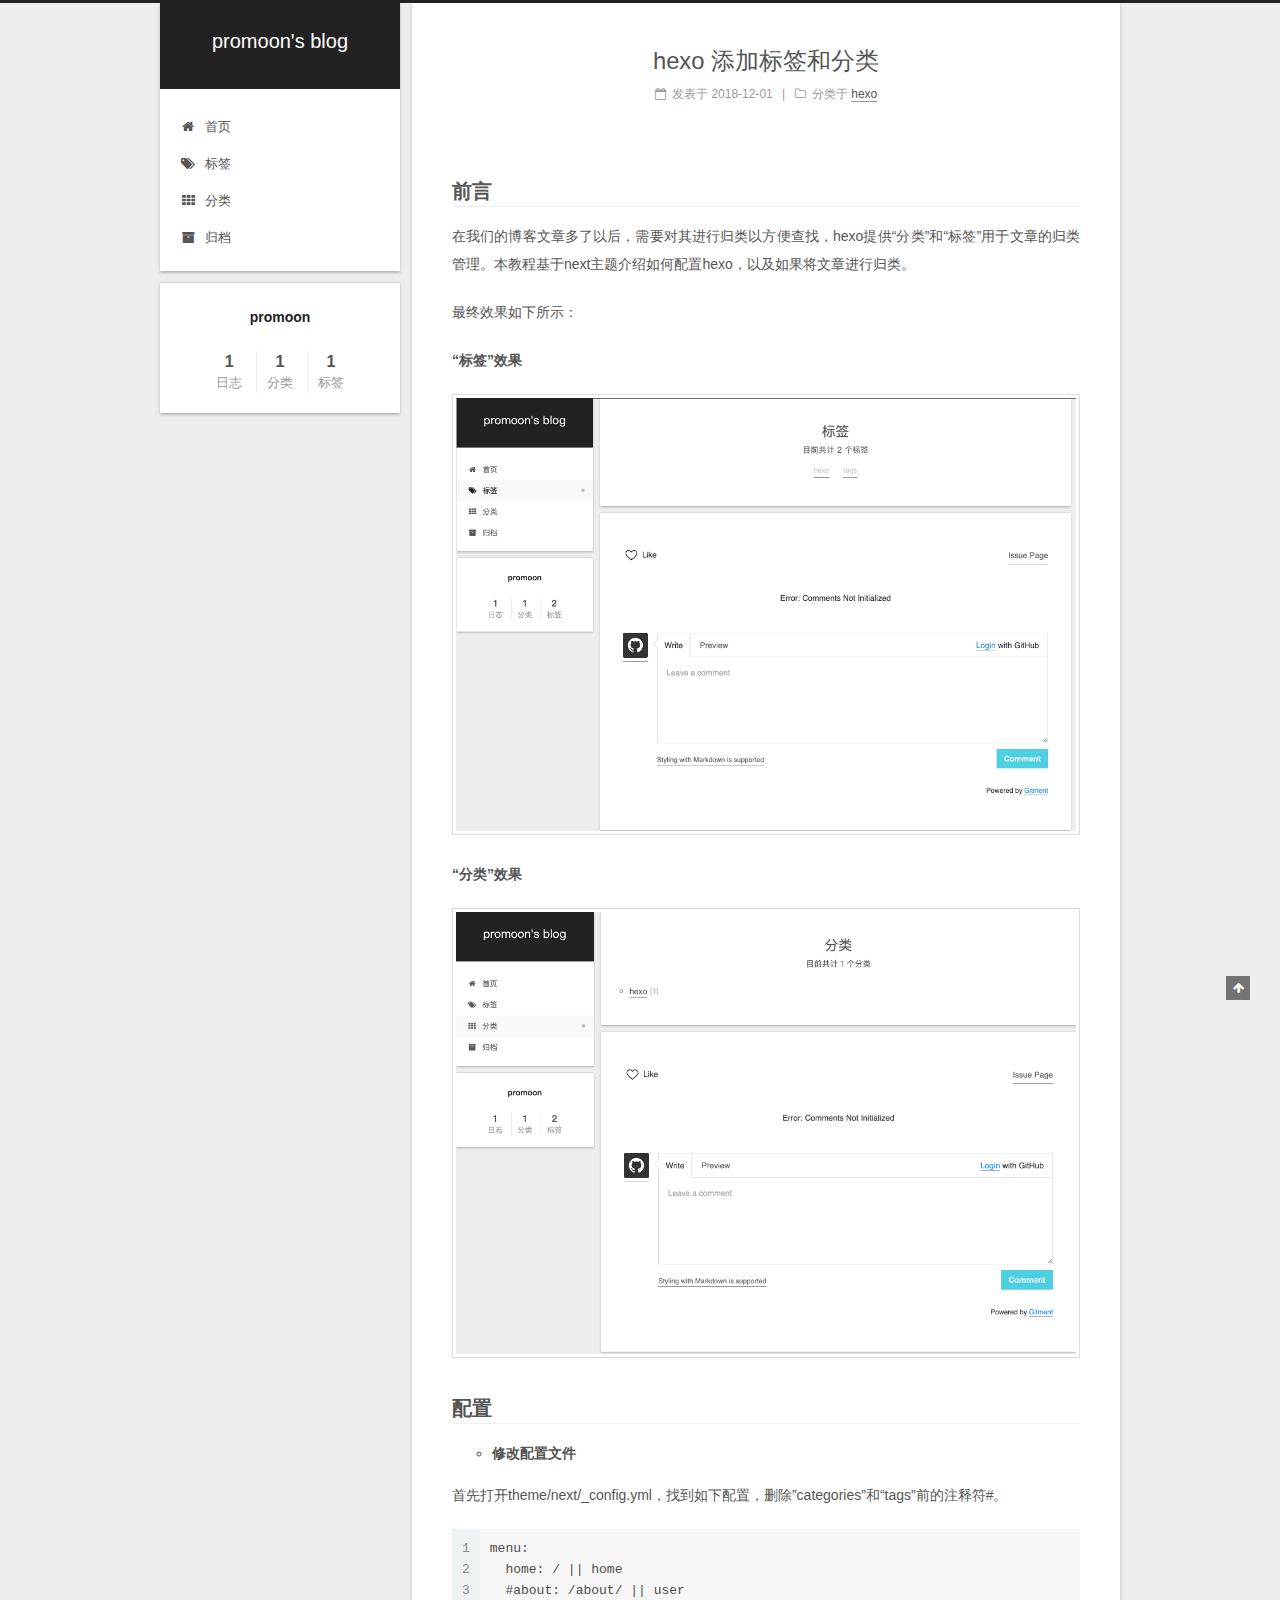
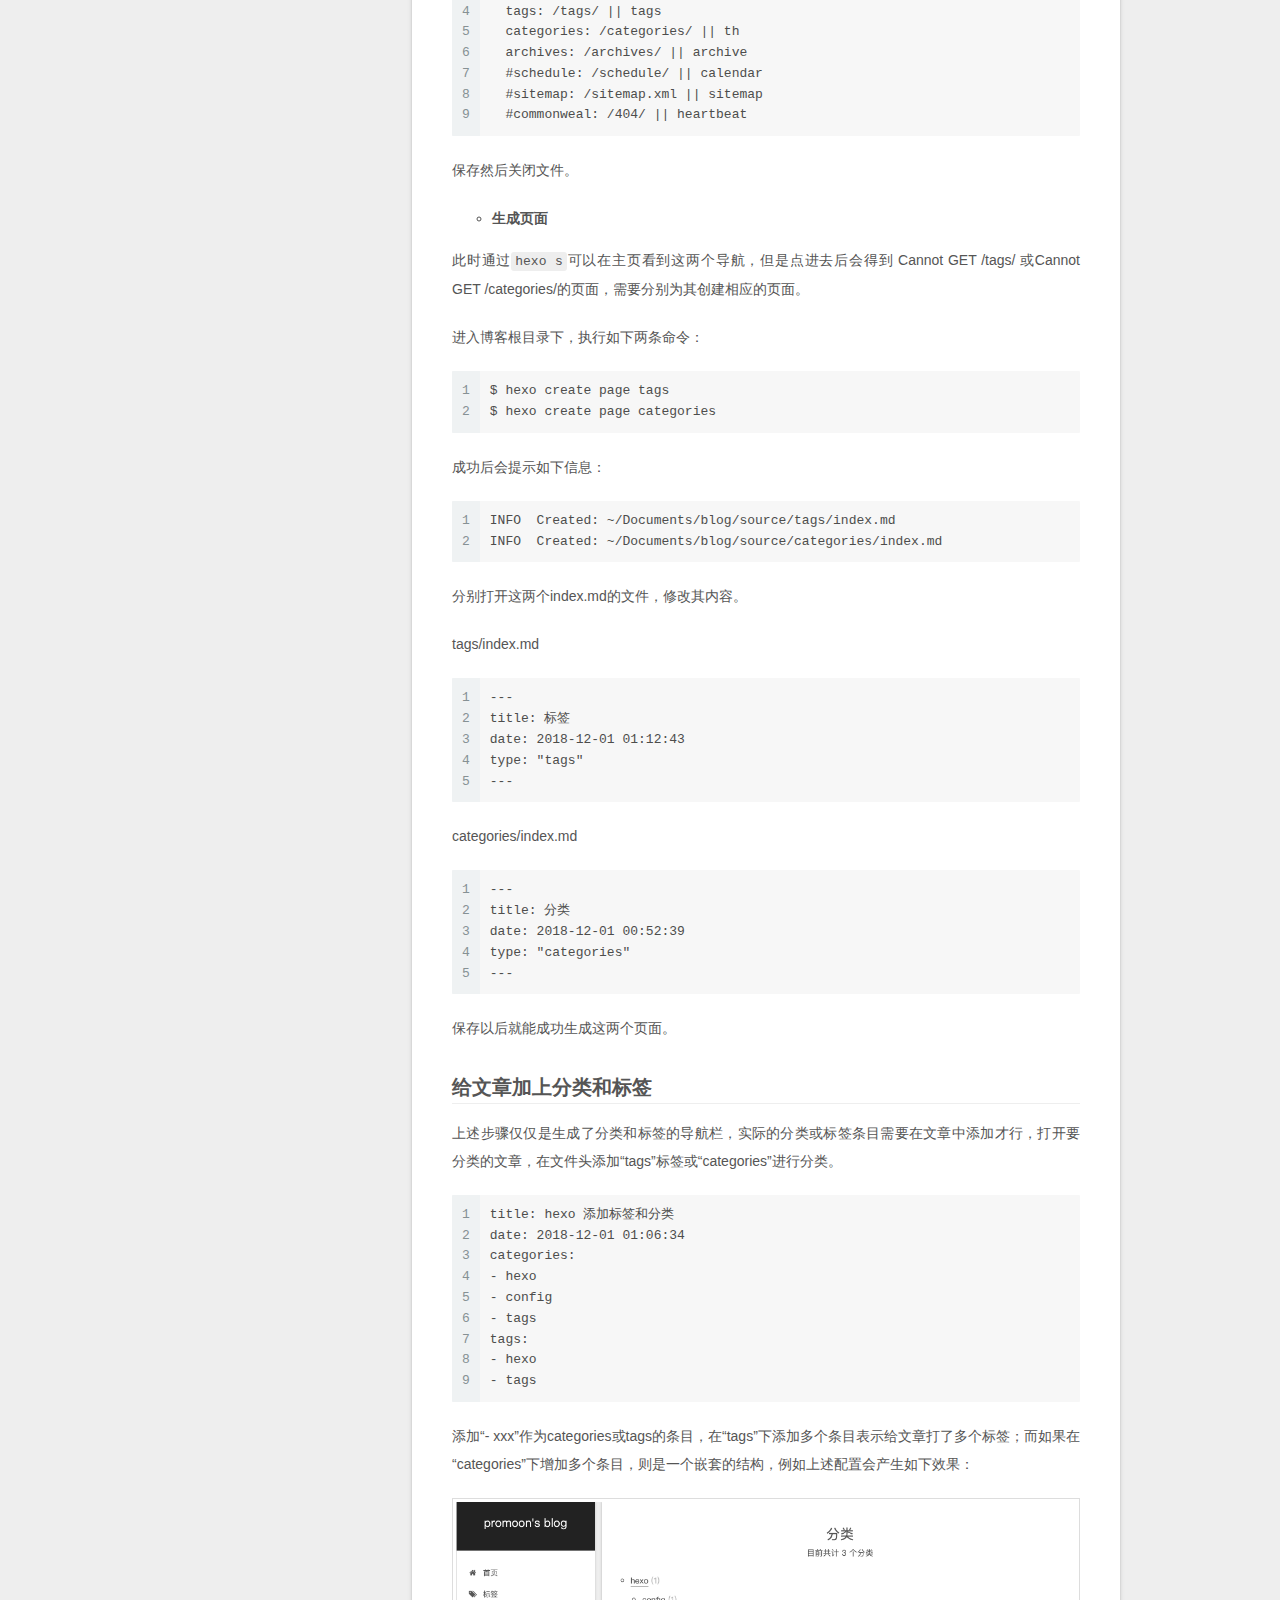
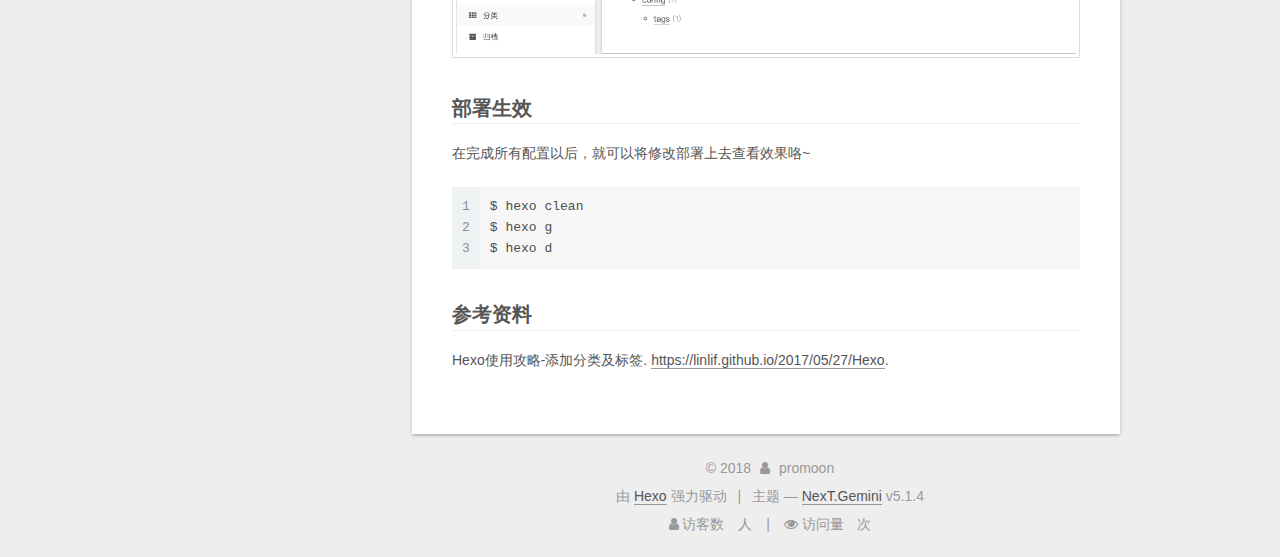
<file: index.html>
<!DOCTYPE html>




<html class="theme-next gemini" lang="zh-Hans">
<head><meta name="generator" content="Hexo 3.8.0">
  <meta charset="UTF-8">
<meta http-equiv="X-UA-Compatible" content="IE=edge">
<meta name="viewport" content="width=device-width, initial-scale=1, maximum-scale=1">
<meta name="theme-color" content="#222">









<meta http-equiv="Cache-Control" content="no-transform">
<meta http-equiv="Cache-Control" content="no-siteapp">



  <meta name="google-site-verification" content="GNS90si99oB4pvDgUFQ1ZwdfjWUZWPSOFUnm2gTwYl4">








  <meta name="baidu-site-verification" content="7hOKDbmYq6">







  
  
  <link href="/lib/fancybox/source/jquery.fancybox.css?v=2.1.5" rel="stylesheet" type="text/css">







<link href="/lib/font-awesome/css/font-awesome.min.css?v=4.6.2" rel="stylesheet" type="text/css">

<link href="/css/main.css?v=5.1.4" rel="stylesheet" type="text/css">


  <link rel="apple-touch-icon" sizes="180x180" href="/images/apple-touch-icon-next.png?v=5.1.4">


  <link rel="icon" type="image/png" sizes="32x32" href="/images/favicon-32x32-next.png?v=5.1.4">


  <link rel="icon" type="image/png" sizes="16x16" href="/images/favicon-16x16-next.png?v=5.1.4">


  <link rel="mask-icon" href="/images/logo.svg?v=5.1.4" color="#222">





  <meta name="keywords" content="Hexo, NexT">










<meta property="og:type" content="website">
<meta property="og:title" content="promoon&#39;s blog">
<meta property="og:url" content="https://promoon.github.io/index.html">
<meta property="og:site_name" content="promoon&#39;s blog">
<meta property="og:locale" content="zh-Hans">
<meta name="twitter:card" content="summary">
<meta name="twitter:title" content="promoon&#39;s blog">



<script type="text/javascript" id="hexo.configurations">
  var NexT = window.NexT || {};
  var CONFIG = {
    root: '/',
    scheme: 'Gemini',
    version: '5.1.4',
    sidebar: {"position":"left","display":"post","offset":12,"b2t":false,"scrollpercent":false,"onmobile":false},
    fancybox: true,
    tabs: true,
    motion: {"enable":false,"async":false,"transition":{"post_block":"fadeIn","post_header":"slideDownIn","post_body":"slideDownIn","coll_header":"slideLeftIn","sidebar":"slideUpIn"}},
    duoshuo: {
      userId: '0',
      author: '博主'
    },
    algolia: {
      applicationID: '',
      apiKey: '',
      indexName: '',
      hits: {"per_page":10},
      labels: {"input_placeholder":"Search for Posts","hits_empty":"We didn't find any results for the search: ${query}","hits_stats":"${hits} results found in ${time} ms"}
    }
  };
</script>



  <link rel="canonical" href="https://promoon.github.io/">





  <title>promoon's blog</title>
  








</head>

<body itemscope="" itemtype="http://schema.org/WebPage" lang="zh-Hans">

  
  
    
  

  <div class="container sidebar-position-left 
  page-home">
    <div class="headband"></div>

    <header id="header" class="header" itemscope="" itemtype="http://schema.org/WPHeader">
      <div class="header-inner"><div class="site-brand-wrapper">
  <div class="site-meta ">
    

    <div class="custom-logo-site-title">
      <a href="/" class="brand" rel="start">
        <span class="logo-line-before"><i></i></span>
        <span class="site-title">promoon's blog</span>
        <span class="logo-line-after"><i></i></span>
      </a>
    </div>
      
        <p class="site-subtitle"></p>
      
  </div>

  <div class="site-nav-toggle">
    <button>
      <span class="btn-bar"></span>
      <span class="btn-bar"></span>
      <span class="btn-bar"></span>
    </button>
  </div>
</div>

<nav class="site-nav">
  

  
    <ul id="menu" class="menu">
      
        
        <li class="menu-item menu-item-home">
          <a href="/" rel="section">
            
              <i class="menu-item-icon fa fa-fw fa-home"></i> <br>
            
            首页
          </a>
        </li>
      
        
        <li class="menu-item menu-item-tags">
          <a href="/tags/" rel="section">
            
              <i class="menu-item-icon fa fa-fw fa-tags"></i> <br>
            
            标签
          </a>
        </li>
      
        
        <li class="menu-item menu-item-categories">
          <a href="/categories/" rel="section">
            
              <i class="menu-item-icon fa fa-fw fa-th"></i> <br>
            
            分类
          </a>
        </li>
      
        
        <li class="menu-item menu-item-archives">
          <a href="/archives/" rel="section">
            
              <i class="menu-item-icon fa fa-fw fa-archive"></i> <br>
            
            归档
          </a>
        </li>
      

      
    </ul>
  

  
</nav>



 </div>
    </header>

    <main id="main" class="main">
      <div class="main-inner">
        <div class="content-wrap">
          <div id="content" class="content">
            
  <section id="posts" class="posts-expand">
    
      

  

  
  
  

  <article class="post post-type-normal" itemscope="" itemtype="http://schema.org/Article">
  
  
  
  <div class="post-block">
    <link itemprop="mainEntityOfPage" href="https://promoon.github.io/2018/12/01/hexo_categories_tags/">

    <span hidden itemprop="author" itemscope="" itemtype="http://schema.org/Person">
      <meta itemprop="name" content="promoon">
      <meta itemprop="description" content="">
      <meta itemprop="image" content="/images/avatar.gif">
    </span>

    <span hidden itemprop="publisher" itemscope="" itemtype="http://schema.org/Organization">
      <meta itemprop="name" content="promoon's blog">
    </span>

    
      <header class="post-header">

        
        
          <h1 class="post-title" itemprop="name headline">
                
                <a class="post-title-link" href="/2018/12/01/hexo_categories_tags/" itemprop="url">hexo 添加标签和分类</a></h1>
        

        <div class="post-meta">
          <span class="post-time">
            
              <span class="post-meta-item-icon">
                <i class="fa fa-calendar-o"></i>
              </span>
              
                <span class="post-meta-item-text">发表于</span>
              
              <time title="创建于" itemprop="dateCreated datePublished" datetime="2018-12-01T01:06:34+08:00">
                2018-12-01
              </time>
            

            

            
          </span>

          
            <span class="post-category">
            
              <span class="post-meta-divider">|</span>
            
              <span class="post-meta-item-icon">
                <i class="fa fa-folder-o"></i>
              </span>
              
                <span class="post-meta-item-text">分类于</span>
              
              
                <span itemprop="about" itemscope="" itemtype="http://schema.org/Thing">
                  <a href="/categories/hexo/" itemprop="url" rel="index">
                    <span itemprop="name">hexo</span>
                  </a>
                </span>

                
                
              
            </span>
          

          
            
          

          
          

          

          

          

        </div>
      </header>
    

    
    
    
    <div class="post-body" itemprop="articleBody">

      
      

      
        
          
            <h2 id="前言"><a href="#前言" class="headerlink" title="前言"></a>前言</h2><p>在我们的博客文章多了以后，需要对其进行归类以方便查找，hexo提供“分类”和“标签”用于文章的归类管理。本教程基于next主题介绍如何配置hexo，以及如果将文章进行归类。</p>
<p>最终效果如下所示：</p>
<p><strong>“标签”效果</strong></p>
<p><img src="/2018/12/01/hexo_categories_tags/categories.jpg" alt=""></p>
<p><strong>“分类”效果</strong></p>
<p><img src="/2018/12/01/hexo_categories_tags/tags.png" alt=""></p>
<h2 id="配置"><a href="#配置" class="headerlink" title="配置"></a>配置</h2><ul>
<li><strong>修改配置文件</strong></li>
</ul>
<p>首先打开theme/next/_config.yml，找到如下配置，删除”categories”和“tags”前的注释符#。</p>
<figure class="highlight plain"><table><tr><td class="gutter"><pre><span class="line">1</span><br><span class="line">2</span><br><span class="line">3</span><br><span class="line">4</span><br><span class="line">5</span><br><span class="line">6</span><br><span class="line">7</span><br><span class="line">8</span><br><span class="line">9</span><br></pre></td><td class="code"><pre><span class="line">menu:</span><br><span class="line">  home: / || home</span><br><span class="line">  #about: /about/ || user</span><br><span class="line">  tags: /tags/ || tags</span><br><span class="line">  categories: /categories/ || th</span><br><span class="line">  archives: /archives/ || archive</span><br><span class="line">  #schedule: /schedule/ || calendar</span><br><span class="line">  #sitemap: /sitemap.xml || sitemap</span><br><span class="line">  #commonweal: /404/ || heartbeat</span><br></pre></td></tr></table></figure>
<p>保存然后关闭文件。</p>
<ul>
<li><strong>生成页面</strong></li>
</ul>
<p>此时通过<code>hexo s</code>可以在主页看到这两个导航，但是点进去后会得到 Cannot GET /tags/ 或Cannot GET /categories/的页面，需要分别为其创建相应的页面。</p>
<p>进入博客根目录下，执行如下两条命令：</p>
<figure class="highlight plain"><table><tr><td class="gutter"><pre><span class="line">1</span><br><span class="line">2</span><br></pre></td><td class="code"><pre><span class="line">$ hexo create page tags</span><br><span class="line">$ hexo create page categories</span><br></pre></td></tr></table></figure>
<p>成功后会提示如下信息：</p>
<figure class="highlight plain"><table><tr><td class="gutter"><pre><span class="line">1</span><br><span class="line">2</span><br></pre></td><td class="code"><pre><span class="line">INFO  Created: ~/Documents/blog/source/tags/index.md</span><br><span class="line">INFO  Created: ~/Documents/blog/source/categories/index.md</span><br></pre></td></tr></table></figure>
<p>分别打开这两个index.md的文件，修改其内容。</p>
<p>tags/index.md</p>
<figure class="highlight plain"><table><tr><td class="gutter"><pre><span class="line">1</span><br><span class="line">2</span><br><span class="line">3</span><br><span class="line">4</span><br><span class="line">5</span><br></pre></td><td class="code"><pre><span class="line">---</span><br><span class="line">title: 标签</span><br><span class="line">date: 2018-12-01 01:12:43</span><br><span class="line">type: &quot;tags&quot;</span><br><span class="line">---</span><br></pre></td></tr></table></figure>
<p>categories/index.md</p>
<figure class="highlight plain"><table><tr><td class="gutter"><pre><span class="line">1</span><br><span class="line">2</span><br><span class="line">3</span><br><span class="line">4</span><br><span class="line">5</span><br></pre></td><td class="code"><pre><span class="line">---</span><br><span class="line">title: 分类</span><br><span class="line">date: 2018-12-01 00:52:39</span><br><span class="line">type: &quot;categories&quot;</span><br><span class="line">---</span><br></pre></td></tr></table></figure>
<p>保存以后就能成功生成这两个页面。</p>
<h2 id="给文章加上分类和标签"><a href="#给文章加上分类和标签" class="headerlink" title="给文章加上分类和标签"></a>给文章加上分类和标签</h2><p>上述步骤仅仅是生成了分类和标签的导航栏，实际的分类或标签条目需要在文章中添加才行，打开要分类的文章，在文件头添加“tags”标签或“categories”进行分类。</p>
<figure class="highlight plain"><table><tr><td class="gutter"><pre><span class="line">1</span><br><span class="line">2</span><br><span class="line">3</span><br><span class="line">4</span><br><span class="line">5</span><br><span class="line">6</span><br><span class="line">7</span><br><span class="line">8</span><br><span class="line">9</span><br></pre></td><td class="code"><pre><span class="line">title: hexo 添加标签和分类 </span><br><span class="line">date: 2018-12-01 01:06:34</span><br><span class="line">categories: </span><br><span class="line">- hexo</span><br><span class="line">- config</span><br><span class="line">- tags</span><br><span class="line">tags:</span><br><span class="line">- hexo</span><br><span class="line">- tags</span><br></pre></td></tr></table></figure>
<p>添加“- xxx”作为categories或tags的条目，在“tags”下添加多个条目表示给文章打了多个标签；而如果在“categories”下增加多个条目，则是一个嵌套的结构，例如上述配置会产生如下效果：</p>
<p><img src="/2018/12/01/hexo_categories_tags/hexo_categories.png" alt=""></p>
<h2 id="部署生效"><a href="#部署生效" class="headerlink" title="部署生效"></a>部署生效</h2><p>在完成所有配置以后，就可以将修改部署上去查看效果咯~</p>
<figure class="highlight plain"><table><tr><td class="gutter"><pre><span class="line">1</span><br><span class="line">2</span><br><span class="line">3</span><br></pre></td><td class="code"><pre><span class="line">$ hexo clean</span><br><span class="line">$ hexo g</span><br><span class="line">$ hexo d</span><br></pre></td></tr></table></figure>
<h2 id="参考资料"><a href="#参考资料" class="headerlink" title="参考资料"></a>参考资料</h2><p> Hexo使用攻略-添加分类及标签. <a href="https://linlif.github.io/2017/05/27/Hexo" target="_blank" rel="noopener">https://linlif.github.io/2017/05/27/Hexo</a>.</p>

          
        
      
    </div>
    
    
    

    

    

    

    <footer class="post-footer">
      

      

      

      
      
        <div class="post-eof"></div>
      
    </footer>
  </div>
  
  
  
  </article>


    
  </section>

  


          </div>
          


          

        </div>
        
          
  
  <div class="sidebar-toggle">
    <div class="sidebar-toggle-line-wrap">
      <span class="sidebar-toggle-line sidebar-toggle-line-first"></span>
      <span class="sidebar-toggle-line sidebar-toggle-line-middle"></span>
      <span class="sidebar-toggle-line sidebar-toggle-line-last"></span>
    </div>
  </div>

  <aside id="sidebar" class="sidebar">
    
    <div class="sidebar-inner">

      

      

      <section class="site-overview-wrap sidebar-panel sidebar-panel-active">
        <div class="site-overview">
          <div class="site-author motion-element" itemprop="author" itemscope="" itemtype="http://schema.org/Person">
            
              <p class="site-author-name" itemprop="name">promoon</p>
              <p class="site-description motion-element" itemprop="description"></p>
          </div>

          <nav class="site-state motion-element">

            
              <div class="site-state-item site-state-posts">
              
                <a href="/archives/">
              
                  <span class="site-state-item-count">1</span>
                  <span class="site-state-item-name">日志</span>
                </a>
              </div>
            

            
              
              
              <div class="site-state-item site-state-categories">
                <a href="/categories/index.html">
                  <span class="site-state-item-count">1</span>
                  <span class="site-state-item-name">分类</span>
                </a>
              </div>
            

            
              
              
              <div class="site-state-item site-state-tags">
                <a href="/tags/index.html">
                  <span class="site-state-item-count">1</span>
                  <span class="site-state-item-name">标签</span>
                </a>
              </div>
            

          </nav>

          

          

          
          

          
          

          

        </div>
      </section>

      

      

    </div>
  </aside>


        
      </div>
    </main>

    <footer id="footer" class="footer">
      <div class="footer-inner">
        <div class="copyright">&copy; <span itemprop="copyrightYear">2018</span>
  <span class="with-love">
    <i class="fa fa-user"></i>
  </span>
  <span class="author" itemprop="copyrightHolder">promoon</span>

  
</div>


  <div class="powered-by">由 <a class="theme-link" target="_blank" href="https://hexo.io">Hexo</a> 强力驱动</div>



  <span class="post-meta-divider">|</span>



  <div class="theme-info">主题 &mdash; <a class="theme-link" target="_blank" href="https://github.com/iissnan/hexo-theme-next">NexT.Gemini</a> v5.1.4</div>




        
<div class="busuanzi-count">
  <script async src="https://busuanzi.ibruce.info/busuanzi/2.3/busuanzi.pure.mini.js"></script>

  
    <span class="site-uv">
      <i class="fa fa-user"></i> 访客数
      <span class="busuanzi-value" id="busuanzi_value_site_uv"></span>
      人
    </span>
  

  
    <span class="site-pv">
      <i class="fa fa-eye"></i> 访问量
      <span class="busuanzi-value" id="busuanzi_value_site_pv"></span>
      次
    </span>
  
</div>








        
      </div>
    </footer>

    
      <div class="back-to-top">
        <i class="fa fa-arrow-up"></i>
        
      </div>
    

    

  </div>

  

<script type="text/javascript">
  if (Object.prototype.toString.call(window.Promise) !== '[object Function]') {
    window.Promise = null;
  }
</script>









  












  
  
    <script type="text/javascript" src="/lib/jquery/index.js?v=2.1.3"></script>
  

  
  
    <script type="text/javascript" src="/lib/fastclick/lib/fastclick.min.js?v=1.0.6"></script>
  

  
  
    <script type="text/javascript" src="/lib/jquery_lazyload/jquery.lazyload.js?v=1.9.7"></script>
  

  
  
    <script type="text/javascript" src="/lib/velocity/velocity.min.js?v=1.2.1"></script>
  

  
  
    <script type="text/javascript" src="/lib/velocity/velocity.ui.min.js?v=1.2.1"></script>
  

  
  
    <script type="text/javascript" src="/lib/fancybox/source/jquery.fancybox.pack.js?v=2.1.5"></script>
  


  


  <script type="text/javascript" src="/js/src/utils.js?v=5.1.4"></script>

  <script type="text/javascript" src="/js/src/motion.js?v=5.1.4"></script>



  
  


  <script type="text/javascript" src="/js/src/affix.js?v=5.1.4"></script>

  <script type="text/javascript" src="/js/src/schemes/pisces.js?v=5.1.4"></script>



  

  


  <script type="text/javascript" src="/js/src/bootstrap.js?v=5.1.4"></script>



  


  




	





  





  







<!-- LOCAL: You can save these files to your site and update links -->
    
        
        <link rel="stylesheet" href="https://imsun.github.io/gitment/style/default.css">
        <script src="https://imsun.github.io/gitment/dist/gitment.browser.js"></script>
    
<!-- END LOCAL -->

    

    







  





  

  

  
<script>
(function(){
    var bp = document.createElement('script');
    var curProtocol = window.location.protocol.split(':')[0];
    if (curProtocol === 'https') {
        bp.src = 'https://zz.bdstatic.com/linksubmit/push.js';        
    }
    else {
        bp.src = 'http://push.zhanzhang.baidu.com/push.js';
    }
    var s = document.getElementsByTagName("script")[0];
    s.parentNode.insertBefore(bp, s);
})();
</script>


  
  

  

  

  

</body>
</html>
</file>
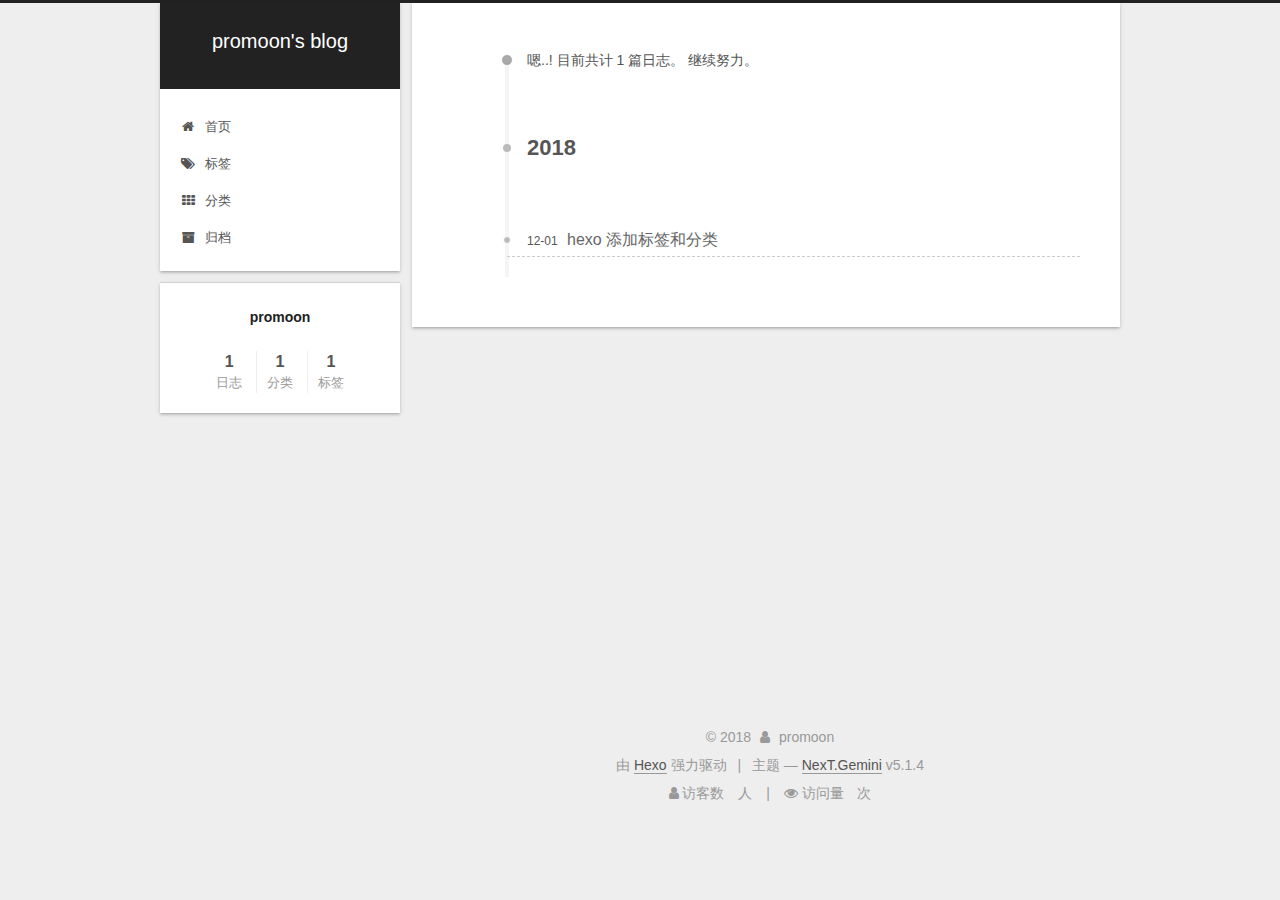
<file: archives/index.html>
<!DOCTYPE html>




<html class="theme-next gemini" lang="zh-Hans">
<head><meta name="generator" content="Hexo 3.8.0">
  <meta charset="UTF-8">
<meta http-equiv="X-UA-Compatible" content="IE=edge">
<meta name="viewport" content="width=device-width, initial-scale=1, maximum-scale=1">
<meta name="theme-color" content="#222">









<meta http-equiv="Cache-Control" content="no-transform">
<meta http-equiv="Cache-Control" content="no-siteapp">



  <meta name="google-site-verification" content="GNS90si99oB4pvDgUFQ1ZwdfjWUZWPSOFUnm2gTwYl4">








  <meta name="baidu-site-verification" content="7hOKDbmYq6">







  
  
  <link href="/lib/fancybox/source/jquery.fancybox.css?v=2.1.5" rel="stylesheet" type="text/css">







<link href="/lib/font-awesome/css/font-awesome.min.css?v=4.6.2" rel="stylesheet" type="text/css">

<link href="/css/main.css?v=5.1.4" rel="stylesheet" type="text/css">


  <link rel="apple-touch-icon" sizes="180x180" href="/images/apple-touch-icon-next.png?v=5.1.4">


  <link rel="icon" type="image/png" sizes="32x32" href="/images/favicon-32x32-next.png?v=5.1.4">


  <link rel="icon" type="image/png" sizes="16x16" href="/images/favicon-16x16-next.png?v=5.1.4">


  <link rel="mask-icon" href="/images/logo.svg?v=5.1.4" color="#222">





  <meta name="keywords" content="Hexo, NexT">










<meta property="og:type" content="website">
<meta property="og:title" content="promoon&#39;s blog">
<meta property="og:url" content="https://promoon.github.io/archives/index.html">
<meta property="og:site_name" content="promoon&#39;s blog">
<meta property="og:locale" content="zh-Hans">
<meta name="twitter:card" content="summary">
<meta name="twitter:title" content="promoon&#39;s blog">



<script type="text/javascript" id="hexo.configurations">
  var NexT = window.NexT || {};
  var CONFIG = {
    root: '/',
    scheme: 'Gemini',
    version: '5.1.4',
    sidebar: {"position":"left","display":"post","offset":12,"b2t":false,"scrollpercent":false,"onmobile":false},
    fancybox: true,
    tabs: true,
    motion: {"enable":false,"async":false,"transition":{"post_block":"fadeIn","post_header":"slideDownIn","post_body":"slideDownIn","coll_header":"slideLeftIn","sidebar":"slideUpIn"}},
    duoshuo: {
      userId: '0',
      author: '博主'
    },
    algolia: {
      applicationID: '',
      apiKey: '',
      indexName: '',
      hits: {"per_page":10},
      labels: {"input_placeholder":"Search for Posts","hits_empty":"We didn't find any results for the search: ${query}","hits_stats":"${hits} results found in ${time} ms"}
    }
  };
</script>



  <link rel="canonical" href="https://promoon.github.io/archives/">





  <title>归档 | promoon's blog</title>
  








</head>

<body itemscope="" itemtype="http://schema.org/WebPage" lang="zh-Hans">

  
  
    
  

  <div class="container sidebar-position-left page-archive">
    <div class="headband"></div>

    <header id="header" class="header" itemscope="" itemtype="http://schema.org/WPHeader">
      <div class="header-inner"><div class="site-brand-wrapper">
  <div class="site-meta ">
    

    <div class="custom-logo-site-title">
      <a href="/" class="brand" rel="start">
        <span class="logo-line-before"><i></i></span>
        <span class="site-title">promoon's blog</span>
        <span class="logo-line-after"><i></i></span>
      </a>
    </div>
      
        <p class="site-subtitle"></p>
      
  </div>

  <div class="site-nav-toggle">
    <button>
      <span class="btn-bar"></span>
      <span class="btn-bar"></span>
      <span class="btn-bar"></span>
    </button>
  </div>
</div>

<nav class="site-nav">
  

  
    <ul id="menu" class="menu">
      
        
        <li class="menu-item menu-item-home">
          <a href="/" rel="section">
            
              <i class="menu-item-icon fa fa-fw fa-home"></i> <br>
            
            首页
          </a>
        </li>
      
        
        <li class="menu-item menu-item-tags">
          <a href="/tags/" rel="section">
            
              <i class="menu-item-icon fa fa-fw fa-tags"></i> <br>
            
            标签
          </a>
        </li>
      
        
        <li class="menu-item menu-item-categories">
          <a href="/categories/" rel="section">
            
              <i class="menu-item-icon fa fa-fw fa-th"></i> <br>
            
            分类
          </a>
        </li>
      
        
        <li class="menu-item menu-item-archives">
          <a href="/archives/" rel="section">
            
              <i class="menu-item-icon fa fa-fw fa-archive"></i> <br>
            
            归档
          </a>
        </li>
      

      
    </ul>
  

  
</nav>



 </div>
    </header>

    <main id="main" class="main">
      <div class="main-inner">
        <div class="content-wrap">
          <div id="content" class="content">
            

  
  
  
  <div class="post-block archive">
    <div id="posts" class="posts-collapse">
      <span class="archive-move-on"></span>

      <span class="archive-page-counter">
        
        
        
          
        
        嗯..! 目前共计 1 篇日志。 继续努力。
      </span>

      

        
        
        

        
          
          <div class="collection-title">
            <h1 class="archive-year" id="archive-year-2018">2018</h1>
          </div>
        
        

        

  <article class="post post-type-normal" itemscope="" itemtype="http://schema.org/Article">
    <header class="post-header">

      <h2 class="post-title">
        
            <a class="post-title-link" href="/2018/12/01/hexo_categories_tags/" itemprop="url">
              
                <span itemprop="name">hexo 添加标签和分类</span>
              
            </a>
        
      </h2>

      <div class="post-meta">
        <time class="post-time" itemprop="dateCreated" datetime="2018-12-01T01:06:34+08:00" content="2018-12-01">
          12-01
        </time>
      </div>

    </header>
  </article>



      

    </div>
  </div>
  
  
  

  



          </div>
          


          

        </div>
        
          
  
  <div class="sidebar-toggle">
    <div class="sidebar-toggle-line-wrap">
      <span class="sidebar-toggle-line sidebar-toggle-line-first"></span>
      <span class="sidebar-toggle-line sidebar-toggle-line-middle"></span>
      <span class="sidebar-toggle-line sidebar-toggle-line-last"></span>
    </div>
  </div>

  <aside id="sidebar" class="sidebar">
    
    <div class="sidebar-inner">

      

      

      <section class="site-overview-wrap sidebar-panel sidebar-panel-active">
        <div class="site-overview">
          <div class="site-author motion-element" itemprop="author" itemscope="" itemtype="http://schema.org/Person">
            
              <p class="site-author-name" itemprop="name">promoon</p>
              <p class="site-description motion-element" itemprop="description"></p>
          </div>

          <nav class="site-state motion-element">

            
              <div class="site-state-item site-state-posts">
              
                <a href="/archives/">
              
                  <span class="site-state-item-count">1</span>
                  <span class="site-state-item-name">日志</span>
                </a>
              </div>
            

            
              
              
              <div class="site-state-item site-state-categories">
                <a href="/categories/index.html">
                  <span class="site-state-item-count">1</span>
                  <span class="site-state-item-name">分类</span>
                </a>
              </div>
            

            
              
              
              <div class="site-state-item site-state-tags">
                <a href="/tags/index.html">
                  <span class="site-state-item-count">1</span>
                  <span class="site-state-item-name">标签</span>
                </a>
              </div>
            

          </nav>

          

          

          
          

          
          

          

        </div>
      </section>

      

      

    </div>
  </aside>


        
      </div>
    </main>

    <footer id="footer" class="footer">
      <div class="footer-inner">
        <div class="copyright">&copy; <span itemprop="copyrightYear">2018</span>
  <span class="with-love">
    <i class="fa fa-user"></i>
  </span>
  <span class="author" itemprop="copyrightHolder">promoon</span>

  
</div>


  <div class="powered-by">由 <a class="theme-link" target="_blank" href="https://hexo.io">Hexo</a> 强力驱动</div>



  <span class="post-meta-divider">|</span>



  <div class="theme-info">主题 &mdash; <a class="theme-link" target="_blank" href="https://github.com/iissnan/hexo-theme-next">NexT.Gemini</a> v5.1.4</div>




        
<div class="busuanzi-count">
  <script async src="https://busuanzi.ibruce.info/busuanzi/2.3/busuanzi.pure.mini.js"></script>

  
    <span class="site-uv">
      <i class="fa fa-user"></i> 访客数
      <span class="busuanzi-value" id="busuanzi_value_site_uv"></span>
      人
    </span>
  

  
    <span class="site-pv">
      <i class="fa fa-eye"></i> 访问量
      <span class="busuanzi-value" id="busuanzi_value_site_pv"></span>
      次
    </span>
  
</div>








        
      </div>
    </footer>

    
      <div class="back-to-top">
        <i class="fa fa-arrow-up"></i>
        
      </div>
    

    

  </div>

  

<script type="text/javascript">
  if (Object.prototype.toString.call(window.Promise) !== '[object Function]') {
    window.Promise = null;
  }
</script>









  












  
  
    <script type="text/javascript" src="/lib/jquery/index.js?v=2.1.3"></script>
  

  
  
    <script type="text/javascript" src="/lib/fastclick/lib/fastclick.min.js?v=1.0.6"></script>
  

  
  
    <script type="text/javascript" src="/lib/jquery_lazyload/jquery.lazyload.js?v=1.9.7"></script>
  

  
  
    <script type="text/javascript" src="/lib/velocity/velocity.min.js?v=1.2.1"></script>
  

  
  
    <script type="text/javascript" src="/lib/velocity/velocity.ui.min.js?v=1.2.1"></script>
  

  
  
    <script type="text/javascript" src="/lib/fancybox/source/jquery.fancybox.pack.js?v=2.1.5"></script>
  


  


  <script type="text/javascript" src="/js/src/utils.js?v=5.1.4"></script>

  <script type="text/javascript" src="/js/src/motion.js?v=5.1.4"></script>



  
  


  <script type="text/javascript" src="/js/src/affix.js?v=5.1.4"></script>

  <script type="text/javascript" src="/js/src/schemes/pisces.js?v=5.1.4"></script>



  

  


  <script type="text/javascript" src="/js/src/bootstrap.js?v=5.1.4"></script>



  


  




	





  





  







<!-- LOCAL: You can save these files to your site and update links -->
    
        
        <link rel="stylesheet" href="https://imsun.github.io/gitment/style/default.css">
        <script src="https://imsun.github.io/gitment/dist/gitment.browser.js"></script>
    
<!-- END LOCAL -->

    

    







  





  

  

  
<script>
(function(){
    var bp = document.createElement('script');
    var curProtocol = window.location.protocol.split(':')[0];
    if (curProtocol === 'https') {
        bp.src = 'https://zz.bdstatic.com/linksubmit/push.js';        
    }
    else {
        bp.src = 'http://push.zhanzhang.baidu.com/push.js';
    }
    var s = document.getElementsByTagName("script")[0];
    s.parentNode.insertBefore(bp, s);
})();
</script>


  
  

  

  

  

</body>
</html>
</file>
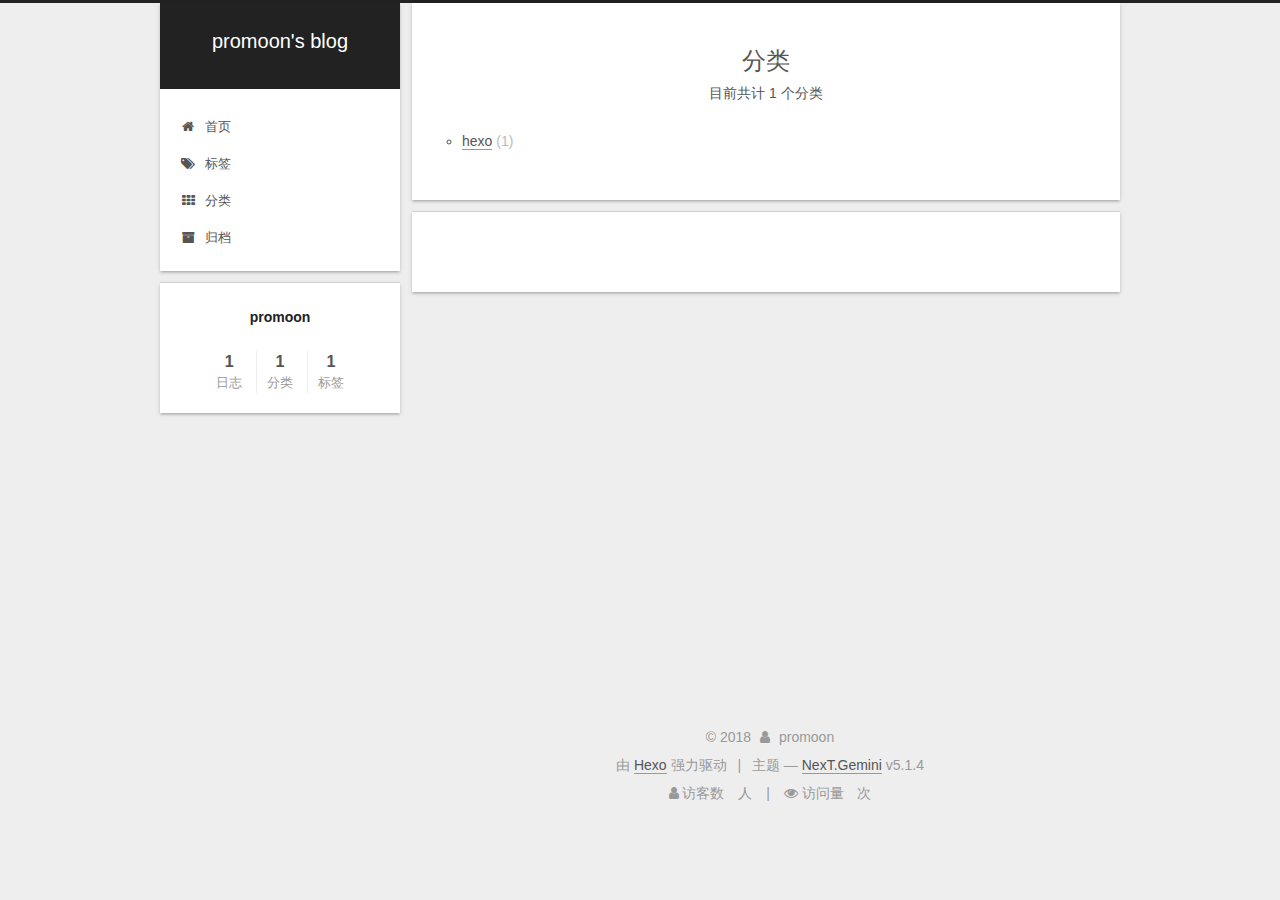
<file: categories/index.html>
<!DOCTYPE html>




<html class="theme-next gemini" lang="zh-Hans">
<head><meta name="generator" content="Hexo 3.8.0">
  <meta charset="UTF-8">
<meta http-equiv="X-UA-Compatible" content="IE=edge">
<meta name="viewport" content="width=device-width, initial-scale=1, maximum-scale=1">
<meta name="theme-color" content="#222">









<meta http-equiv="Cache-Control" content="no-transform">
<meta http-equiv="Cache-Control" content="no-siteapp">



  <meta name="google-site-verification" content="GNS90si99oB4pvDgUFQ1ZwdfjWUZWPSOFUnm2gTwYl4">








  <meta name="baidu-site-verification" content="7hOKDbmYq6">







  
  
  <link href="/lib/fancybox/source/jquery.fancybox.css?v=2.1.5" rel="stylesheet" type="text/css">







<link href="/lib/font-awesome/css/font-awesome.min.css?v=4.6.2" rel="stylesheet" type="text/css">

<link href="/css/main.css?v=5.1.4" rel="stylesheet" type="text/css">


  <link rel="apple-touch-icon" sizes="180x180" href="/images/apple-touch-icon-next.png?v=5.1.4">


  <link rel="icon" type="image/png" sizes="32x32" href="/images/favicon-32x32-next.png?v=5.1.4">


  <link rel="icon" type="image/png" sizes="16x16" href="/images/favicon-16x16-next.png?v=5.1.4">


  <link rel="mask-icon" href="/images/logo.svg?v=5.1.4" color="#222">





  <meta name="keywords" content="Hexo, NexT">










<meta property="og:type" content="website">
<meta property="og:title" content="分类">
<meta property="og:url" content="https://promoon.github.io/categories/index.html">
<meta property="og:site_name" content="promoon&#39;s blog">
<meta property="og:locale" content="zh-Hans">
<meta property="og:updated_time" content="2018-11-30T16:57:52.806Z">
<meta name="twitter:card" content="summary">
<meta name="twitter:title" content="分类">



<script type="text/javascript" id="hexo.configurations">
  var NexT = window.NexT || {};
  var CONFIG = {
    root: '/',
    scheme: 'Gemini',
    version: '5.1.4',
    sidebar: {"position":"left","display":"post","offset":12,"b2t":false,"scrollpercent":false,"onmobile":false},
    fancybox: true,
    tabs: true,
    motion: {"enable":false,"async":false,"transition":{"post_block":"fadeIn","post_header":"slideDownIn","post_body":"slideDownIn","coll_header":"slideLeftIn","sidebar":"slideUpIn"}},
    duoshuo: {
      userId: '0',
      author: '博主'
    },
    algolia: {
      applicationID: '',
      apiKey: '',
      indexName: '',
      hits: {"per_page":10},
      labels: {"input_placeholder":"Search for Posts","hits_empty":"We didn't find any results for the search: ${query}","hits_stats":"${hits} results found in ${time} ms"}
    }
  };
</script>



  <link rel="canonical" href="https://promoon.github.io/categories/">





  <title>分类 | promoon's blog</title>
  








</head>

<body itemscope="" itemtype="http://schema.org/WebPage" lang="zh-Hans">

  
  
    
  

  <div class="container sidebar-position-left page-post-detail">
    <div class="headband"></div>

    <header id="header" class="header" itemscope="" itemtype="http://schema.org/WPHeader">
      <div class="header-inner"><div class="site-brand-wrapper">
  <div class="site-meta ">
    

    <div class="custom-logo-site-title">
      <a href="/" class="brand" rel="start">
        <span class="logo-line-before"><i></i></span>
        <span class="site-title">promoon's blog</span>
        <span class="logo-line-after"><i></i></span>
      </a>
    </div>
      
        <p class="site-subtitle"></p>
      
  </div>

  <div class="site-nav-toggle">
    <button>
      <span class="btn-bar"></span>
      <span class="btn-bar"></span>
      <span class="btn-bar"></span>
    </button>
  </div>
</div>

<nav class="site-nav">
  

  
    <ul id="menu" class="menu">
      
        
        <li class="menu-item menu-item-home">
          <a href="/" rel="section">
            
              <i class="menu-item-icon fa fa-fw fa-home"></i> <br>
            
            首页
          </a>
        </li>
      
        
        <li class="menu-item menu-item-tags">
          <a href="/tags/" rel="section">
            
              <i class="menu-item-icon fa fa-fw fa-tags"></i> <br>
            
            标签
          </a>
        </li>
      
        
        <li class="menu-item menu-item-categories">
          <a href="/categories/" rel="section">
            
              <i class="menu-item-icon fa fa-fw fa-th"></i> <br>
            
            分类
          </a>
        </li>
      
        
        <li class="menu-item menu-item-archives">
          <a href="/archives/" rel="section">
            
              <i class="menu-item-icon fa fa-fw fa-archive"></i> <br>
            
            归档
          </a>
        </li>
      

      
    </ul>
  

  
</nav>



 </div>
    </header>

    <main id="main" class="main">
      <div class="main-inner">
        <div class="content-wrap">
          <div id="content" class="content">
            

  <div id="posts" class="posts-expand">
    
    
    
    <div class="post-block page">
      <header class="post-header">

	<h1 class="post-title" itemprop="name headline">分类</h1>



</header>

      
      
      
      <div class="post-body">
        
        
          <div class="category-all-page">
            <div class="category-all-title">
                目前共计 1 个分类
            </div>
            <div class="category-all">
              <ul class="category-list"><li class="category-list-item"><a class="category-list-link" href="/categories/hexo/">hexo</a><span class="category-list-count">1</span></li></ul>
            </div>
          </div>
        
      </div>
      
      
      
    </div>
    
    
    
  </div>


          </div>
          


          

  
    <div class="comments" id="comments">
      
        <div id="gitment-container"></div>
      
    </div>

  



        </div>
        
          
  
  <div class="sidebar-toggle">
    <div class="sidebar-toggle-line-wrap">
      <span class="sidebar-toggle-line sidebar-toggle-line-first"></span>
      <span class="sidebar-toggle-line sidebar-toggle-line-middle"></span>
      <span class="sidebar-toggle-line sidebar-toggle-line-last"></span>
    </div>
  </div>

  <aside id="sidebar" class="sidebar">
    
    <div class="sidebar-inner">

      

      

      <section class="site-overview-wrap sidebar-panel sidebar-panel-active">
        <div class="site-overview">
          <div class="site-author motion-element" itemprop="author" itemscope="" itemtype="http://schema.org/Person">
            
              <p class="site-author-name" itemprop="name">promoon</p>
              <p class="site-description motion-element" itemprop="description"></p>
          </div>

          <nav class="site-state motion-element">

            
              <div class="site-state-item site-state-posts">
              
                <a href="/archives/">
              
                  <span class="site-state-item-count">1</span>
                  <span class="site-state-item-name">日志</span>
                </a>
              </div>
            

            
              
              
              <div class="site-state-item site-state-categories">
                <a href="/categories/index.html">
                  <span class="site-state-item-count">1</span>
                  <span class="site-state-item-name">分类</span>
                </a>
              </div>
            

            
              
              
              <div class="site-state-item site-state-tags">
                <a href="/tags/index.html">
                  <span class="site-state-item-count">1</span>
                  <span class="site-state-item-name">标签</span>
                </a>
              </div>
            

          </nav>

          

          

          
          

          
          

          

        </div>
      </section>

      

      

    </div>
  </aside>


        
      </div>
    </main>

    <footer id="footer" class="footer">
      <div class="footer-inner">
        <div class="copyright">&copy; <span itemprop="copyrightYear">2018</span>
  <span class="with-love">
    <i class="fa fa-user"></i>
  </span>
  <span class="author" itemprop="copyrightHolder">promoon</span>

  
</div>


  <div class="powered-by">由 <a class="theme-link" target="_blank" href="https://hexo.io">Hexo</a> 强力驱动</div>



  <span class="post-meta-divider">|</span>



  <div class="theme-info">主题 &mdash; <a class="theme-link" target="_blank" href="https://github.com/iissnan/hexo-theme-next">NexT.Gemini</a> v5.1.4</div>




        
<div class="busuanzi-count">
  <script async src="https://busuanzi.ibruce.info/busuanzi/2.3/busuanzi.pure.mini.js"></script>

  
    <span class="site-uv">
      <i class="fa fa-user"></i> 访客数
      <span class="busuanzi-value" id="busuanzi_value_site_uv"></span>
      人
    </span>
  

  
    <span class="site-pv">
      <i class="fa fa-eye"></i> 访问量
      <span class="busuanzi-value" id="busuanzi_value_site_pv"></span>
      次
    </span>
  
</div>








        
      </div>
    </footer>

    
      <div class="back-to-top">
        <i class="fa fa-arrow-up"></i>
        
      </div>
    

    

  </div>

  

<script type="text/javascript">
  if (Object.prototype.toString.call(window.Promise) !== '[object Function]') {
    window.Promise = null;
  }
</script>









  












  
  
    <script type="text/javascript" src="/lib/jquery/index.js?v=2.1.3"></script>
  

  
  
    <script type="text/javascript" src="/lib/fastclick/lib/fastclick.min.js?v=1.0.6"></script>
  

  
  
    <script type="text/javascript" src="/lib/jquery_lazyload/jquery.lazyload.js?v=1.9.7"></script>
  

  
  
    <script type="text/javascript" src="/lib/velocity/velocity.min.js?v=1.2.1"></script>
  

  
  
    <script type="text/javascript" src="/lib/velocity/velocity.ui.min.js?v=1.2.1"></script>
  

  
  
    <script type="text/javascript" src="/lib/fancybox/source/jquery.fancybox.pack.js?v=2.1.5"></script>
  


  


  <script type="text/javascript" src="/js/src/utils.js?v=5.1.4"></script>

  <script type="text/javascript" src="/js/src/motion.js?v=5.1.4"></script>



  
  


  <script type="text/javascript" src="/js/src/affix.js?v=5.1.4"></script>

  <script type="text/javascript" src="/js/src/schemes/pisces.js?v=5.1.4"></script>



  
  <script type="text/javascript" src="/js/src/scrollspy.js?v=5.1.4"></script>
<script type="text/javascript" src="/js/src/post-details.js?v=5.1.4"></script>



  


  <script type="text/javascript" src="/js/src/bootstrap.js?v=5.1.4"></script>



  


  




	





  





  







<!-- LOCAL: You can save these files to your site and update links -->
    
        
        <link rel="stylesheet" href="https://imsun.github.io/gitment/style/default.css">
        <script src="https://imsun.github.io/gitment/dist/gitment.browser.js"></script>
    
<!-- END LOCAL -->

    

    
      <script type="text/javascript">
      function renderGitment(){
        var gitment = new Gitment({
            id: window.location.pathname, 
            owner: 'promoon',
            repo: 'commentForBlog',
            
            oauth: {
            
            
                client_secret: '8b02ed291e42e8fc538cca7786b0daf835ad217c',
            
                client_id: '44ce7f5a49383ab6da3d'
            }});
        gitment.render('gitment-container');
      }

      
      renderGitment();
      
      </script>
    







  





  

  

  
<script>
(function(){
    var bp = document.createElement('script');
    var curProtocol = window.location.protocol.split(':')[0];
    if (curProtocol === 'https') {
        bp.src = 'https://zz.bdstatic.com/linksubmit/push.js';        
    }
    else {
        bp.src = 'http://push.zhanzhang.baidu.com/push.js';
    }
    var s = document.getElementsByTagName("script")[0];
    s.parentNode.insertBefore(bp, s);
})();
</script>


  
  

  

  

  

</body>
</html>
</file>
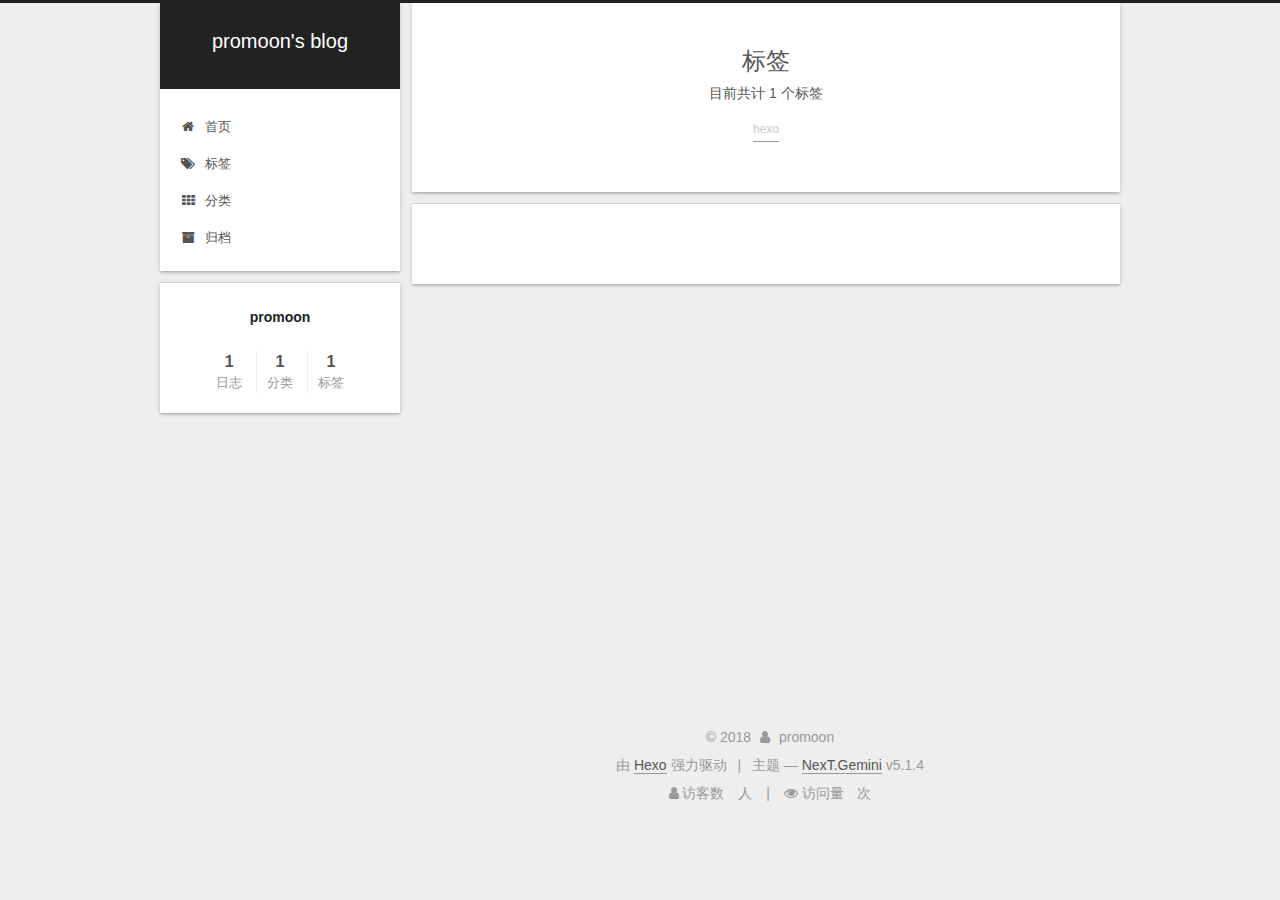
<file: tags/index.html>
<!DOCTYPE html>




<html class="theme-next gemini" lang="zh-Hans">
<head><meta name="generator" content="Hexo 3.8.0">
  <meta charset="UTF-8">
<meta http-equiv="X-UA-Compatible" content="IE=edge">
<meta name="viewport" content="width=device-width, initial-scale=1, maximum-scale=1">
<meta name="theme-color" content="#222">









<meta http-equiv="Cache-Control" content="no-transform">
<meta http-equiv="Cache-Control" content="no-siteapp">



  <meta name="google-site-verification" content="GNS90si99oB4pvDgUFQ1ZwdfjWUZWPSOFUnm2gTwYl4">








  <meta name="baidu-site-verification" content="7hOKDbmYq6">







  
  
  <link href="/lib/fancybox/source/jquery.fancybox.css?v=2.1.5" rel="stylesheet" type="text/css">







<link href="/lib/font-awesome/css/font-awesome.min.css?v=4.6.2" rel="stylesheet" type="text/css">

<link href="/css/main.css?v=5.1.4" rel="stylesheet" type="text/css">


  <link rel="apple-touch-icon" sizes="180x180" href="/images/apple-touch-icon-next.png?v=5.1.4">


  <link rel="icon" type="image/png" sizes="32x32" href="/images/favicon-32x32-next.png?v=5.1.4">


  <link rel="icon" type="image/png" sizes="16x16" href="/images/favicon-16x16-next.png?v=5.1.4">


  <link rel="mask-icon" href="/images/logo.svg?v=5.1.4" color="#222">





  <meta name="keywords" content="Hexo, NexT">










<meta property="og:type" content="website">
<meta property="og:title" content="标签">
<meta property="og:url" content="https://promoon.github.io/tags/index.html">
<meta property="og:site_name" content="promoon&#39;s blog">
<meta property="og:locale" content="zh-Hans">
<meta property="og:updated_time" content="2018-11-30T17:16:30.837Z">
<meta name="twitter:card" content="summary">
<meta name="twitter:title" content="标签">



<script type="text/javascript" id="hexo.configurations">
  var NexT = window.NexT || {};
  var CONFIG = {
    root: '/',
    scheme: 'Gemini',
    version: '5.1.4',
    sidebar: {"position":"left","display":"post","offset":12,"b2t":false,"scrollpercent":false,"onmobile":false},
    fancybox: true,
    tabs: true,
    motion: {"enable":false,"async":false,"transition":{"post_block":"fadeIn","post_header":"slideDownIn","post_body":"slideDownIn","coll_header":"slideLeftIn","sidebar":"slideUpIn"}},
    duoshuo: {
      userId: '0',
      author: '博主'
    },
    algolia: {
      applicationID: '',
      apiKey: '',
      indexName: '',
      hits: {"per_page":10},
      labels: {"input_placeholder":"Search for Posts","hits_empty":"We didn't find any results for the search: ${query}","hits_stats":"${hits} results found in ${time} ms"}
    }
  };
</script>



  <link rel="canonical" href="https://promoon.github.io/tags/">





  <title>标签 | promoon's blog</title>
  








</head>

<body itemscope="" itemtype="http://schema.org/WebPage" lang="zh-Hans">

  
  
    
  

  <div class="container sidebar-position-left page-post-detail">
    <div class="headband"></div>

    <header id="header" class="header" itemscope="" itemtype="http://schema.org/WPHeader">
      <div class="header-inner"><div class="site-brand-wrapper">
  <div class="site-meta ">
    

    <div class="custom-logo-site-title">
      <a href="/" class="brand" rel="start">
        <span class="logo-line-before"><i></i></span>
        <span class="site-title">promoon's blog</span>
        <span class="logo-line-after"><i></i></span>
      </a>
    </div>
      
        <p class="site-subtitle"></p>
      
  </div>

  <div class="site-nav-toggle">
    <button>
      <span class="btn-bar"></span>
      <span class="btn-bar"></span>
      <span class="btn-bar"></span>
    </button>
  </div>
</div>

<nav class="site-nav">
  

  
    <ul id="menu" class="menu">
      
        
        <li class="menu-item menu-item-home">
          <a href="/" rel="section">
            
              <i class="menu-item-icon fa fa-fw fa-home"></i> <br>
            
            首页
          </a>
        </li>
      
        
        <li class="menu-item menu-item-tags">
          <a href="/tags/" rel="section">
            
              <i class="menu-item-icon fa fa-fw fa-tags"></i> <br>
            
            标签
          </a>
        </li>
      
        
        <li class="menu-item menu-item-categories">
          <a href="/categories/" rel="section">
            
              <i class="menu-item-icon fa fa-fw fa-th"></i> <br>
            
            分类
          </a>
        </li>
      
        
        <li class="menu-item menu-item-archives">
          <a href="/archives/" rel="section">
            
              <i class="menu-item-icon fa fa-fw fa-archive"></i> <br>
            
            归档
          </a>
        </li>
      

      
    </ul>
  

  
</nav>



 </div>
    </header>

    <main id="main" class="main">
      <div class="main-inner">
        <div class="content-wrap">
          <div id="content" class="content">
            

  <div id="posts" class="posts-expand">
    
    
    
    <div class="post-block page">
      <header class="post-header">

	<h1 class="post-title" itemprop="name headline">标签</h1>



</header>

      
      
      
      <div class="post-body">
        
        
          <div class="tag-cloud">
            <div class="tag-cloud-title">
                目前共计 1 个标签
            </div>
            <div class="tag-cloud-tags">
              <a href="/tags/hexo/" style="font-size: 12px; color: #ccc">hexo</a>
            </div>
          </div>
        
      </div>
      
      
      
    </div>
    
    
    
  </div>


          </div>
          


          

  
    <div class="comments" id="comments">
      
        <div id="gitment-container"></div>
      
    </div>

  



        </div>
        
          
  
  <div class="sidebar-toggle">
    <div class="sidebar-toggle-line-wrap">
      <span class="sidebar-toggle-line sidebar-toggle-line-first"></span>
      <span class="sidebar-toggle-line sidebar-toggle-line-middle"></span>
      <span class="sidebar-toggle-line sidebar-toggle-line-last"></span>
    </div>
  </div>

  <aside id="sidebar" class="sidebar">
    
    <div class="sidebar-inner">

      

      

      <section class="site-overview-wrap sidebar-panel sidebar-panel-active">
        <div class="site-overview">
          <div class="site-author motion-element" itemprop="author" itemscope="" itemtype="http://schema.org/Person">
            
              <p class="site-author-name" itemprop="name">promoon</p>
              <p class="site-description motion-element" itemprop="description"></p>
          </div>

          <nav class="site-state motion-element">

            
              <div class="site-state-item site-state-posts">
              
                <a href="/archives/">
              
                  <span class="site-state-item-count">1</span>
                  <span class="site-state-item-name">日志</span>
                </a>
              </div>
            

            
              
              
              <div class="site-state-item site-state-categories">
                <a href="/categories/index.html">
                  <span class="site-state-item-count">1</span>
                  <span class="site-state-item-name">分类</span>
                </a>
              </div>
            

            
              
              
              <div class="site-state-item site-state-tags">
                <a href="/tags/index.html">
                  <span class="site-state-item-count">1</span>
                  <span class="site-state-item-name">标签</span>
                </a>
              </div>
            

          </nav>

          

          

          
          

          
          

          

        </div>
      </section>

      

      

    </div>
  </aside>


        
      </div>
    </main>

    <footer id="footer" class="footer">
      <div class="footer-inner">
        <div class="copyright">&copy; <span itemprop="copyrightYear">2018</span>
  <span class="with-love">
    <i class="fa fa-user"></i>
  </span>
  <span class="author" itemprop="copyrightHolder">promoon</span>

  
</div>


  <div class="powered-by">由 <a class="theme-link" target="_blank" href="https://hexo.io">Hexo</a> 强力驱动</div>



  <span class="post-meta-divider">|</span>



  <div class="theme-info">主题 &mdash; <a class="theme-link" target="_blank" href="https://github.com/iissnan/hexo-theme-next">NexT.Gemini</a> v5.1.4</div>




        
<div class="busuanzi-count">
  <script async src="https://busuanzi.ibruce.info/busuanzi/2.3/busuanzi.pure.mini.js"></script>

  
    <span class="site-uv">
      <i class="fa fa-user"></i> 访客数
      <span class="busuanzi-value" id="busuanzi_value_site_uv"></span>
      人
    </span>
  

  
    <span class="site-pv">
      <i class="fa fa-eye"></i> 访问量
      <span class="busuanzi-value" id="busuanzi_value_site_pv"></span>
      次
    </span>
  
</div>








        
      </div>
    </footer>

    
      <div class="back-to-top">
        <i class="fa fa-arrow-up"></i>
        
      </div>
    

    

  </div>

  

<script type="text/javascript">
  if (Object.prototype.toString.call(window.Promise) !== '[object Function]') {
    window.Promise = null;
  }
</script>









  












  
  
    <script type="text/javascript" src="/lib/jquery/index.js?v=2.1.3"></script>
  

  
  
    <script type="text/javascript" src="/lib/fastclick/lib/fastclick.min.js?v=1.0.6"></script>
  

  
  
    <script type="text/javascript" src="/lib/jquery_lazyload/jquery.lazyload.js?v=1.9.7"></script>
  

  
  
    <script type="text/javascript" src="/lib/velocity/velocity.min.js?v=1.2.1"></script>
  

  
  
    <script type="text/javascript" src="/lib/velocity/velocity.ui.min.js?v=1.2.1"></script>
  

  
  
    <script type="text/javascript" src="/lib/fancybox/source/jquery.fancybox.pack.js?v=2.1.5"></script>
  


  


  <script type="text/javascript" src="/js/src/utils.js?v=5.1.4"></script>

  <script type="text/javascript" src="/js/src/motion.js?v=5.1.4"></script>



  
  


  <script type="text/javascript" src="/js/src/affix.js?v=5.1.4"></script>

  <script type="text/javascript" src="/js/src/schemes/pisces.js?v=5.1.4"></script>



  
  <script type="text/javascript" src="/js/src/scrollspy.js?v=5.1.4"></script>
<script type="text/javascript" src="/js/src/post-details.js?v=5.1.4"></script>



  


  <script type="text/javascript" src="/js/src/bootstrap.js?v=5.1.4"></script>



  


  




	





  





  







<!-- LOCAL: You can save these files to your site and update links -->
    
        
        <link rel="stylesheet" href="https://imsun.github.io/gitment/style/default.css">
        <script src="https://imsun.github.io/gitment/dist/gitment.browser.js"></script>
    
<!-- END LOCAL -->

    

    
      <script type="text/javascript">
      function renderGitment(){
        var gitment = new Gitment({
            id: window.location.pathname, 
            owner: 'promoon',
            repo: 'commentForBlog',
            
            oauth: {
            
            
                client_secret: '8b02ed291e42e8fc538cca7786b0daf835ad217c',
            
                client_id: '44ce7f5a49383ab6da3d'
            }});
        gitment.render('gitment-container');
      }

      
      renderGitment();
      
      </script>
    







  





  

  

  
<script>
(function(){
    var bp = document.createElement('script');
    var curProtocol = window.location.protocol.split(':')[0];
    if (curProtocol === 'https') {
        bp.src = 'https://zz.bdstatic.com/linksubmit/push.js';        
    }
    else {
        bp.src = 'http://push.zhanzhang.baidu.com/push.js';
    }
    var s = document.getElementsByTagName("script")[0];
    s.parentNode.insertBefore(bp, s);
})();
</script>


  
  

  

  

  

</body>
</html>
</file>
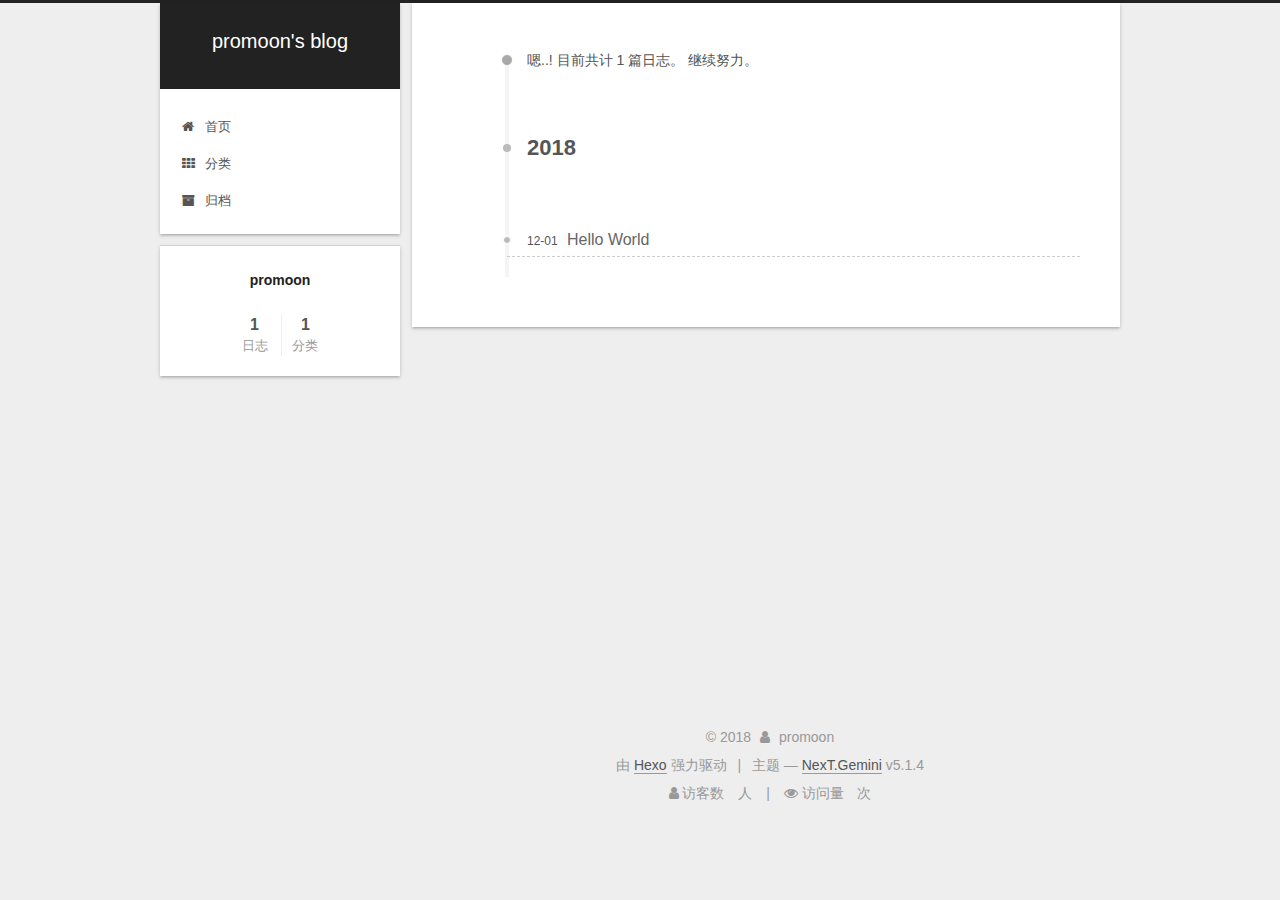
<file: archives/2018/index.html>
<!DOCTYPE html>




<html class="theme-next gemini" lang="zh-Hans">
<head><meta name="generator" content="Hexo 3.8.0">
  <meta charset="UTF-8">
<meta http-equiv="X-UA-Compatible" content="IE=edge">
<meta name="viewport" content="width=device-width, initial-scale=1, maximum-scale=1">
<meta name="theme-color" content="#222">









<meta http-equiv="Cache-Control" content="no-transform">
<meta http-equiv="Cache-Control" content="no-siteapp">



  <meta name="google-site-verification" content="GNS90si99oB4pvDgUFQ1ZwdfjWUZWPSOFUnm2gTwYl4">








  <meta name="baidu-site-verification" content="7hOKDbmYq6">







  
  
  <link href="/lib/fancybox/source/jquery.fancybox.css?v=2.1.5" rel="stylesheet" type="text/css">







<link href="/lib/font-awesome/css/font-awesome.min.css?v=4.6.2" rel="stylesheet" type="text/css">

<link href="/css/main.css?v=5.1.4" rel="stylesheet" type="text/css">


  <link rel="apple-touch-icon" sizes="180x180" href="/images/apple-touch-icon-next.png?v=5.1.4">


  <link rel="icon" type="image/png" sizes="32x32" href="/images/favicon-32x32-next.png?v=5.1.4">


  <link rel="icon" type="image/png" sizes="16x16" href="/images/favicon-16x16-next.png?v=5.1.4">


  <link rel="mask-icon" href="/images/logo.svg?v=5.1.4" color="#222">





  <meta name="keywords" content="Hexo, NexT">










<meta property="og:type" content="website">
<meta property="og:title" content="promoon&#39;s blog">
<meta property="og:url" content="https://promoon.github.io/archives/2018/index.html">
<meta property="og:site_name" content="promoon&#39;s blog">
<meta property="og:locale" content="zh-Hans">
<meta name="twitter:card" content="summary">
<meta name="twitter:title" content="promoon&#39;s blog">



<script type="text/javascript" id="hexo.configurations">
  var NexT = window.NexT || {};
  var CONFIG = {
    root: '/',
    scheme: 'Gemini',
    version: '5.1.4',
    sidebar: {"position":"left","display":"post","offset":12,"b2t":false,"scrollpercent":false,"onmobile":false},
    fancybox: true,
    tabs: true,
    motion: {"enable":false,"async":false,"transition":{"post_block":"fadeIn","post_header":"slideDownIn","post_body":"slideDownIn","coll_header":"slideLeftIn","sidebar":"slideUpIn"}},
    duoshuo: {
      userId: '0',
      author: '博主'
    },
    algolia: {
      applicationID: '',
      apiKey: '',
      indexName: '',
      hits: {"per_page":10},
      labels: {"input_placeholder":"Search for Posts","hits_empty":"We didn't find any results for the search: ${query}","hits_stats":"${hits} results found in ${time} ms"}
    }
  };
</script>



  <link rel="canonical" href="https://promoon.github.io/archives/2018/">





  <title>归档 | promoon's blog</title>
  








</head>

<body itemscope="" itemtype="http://schema.org/WebPage" lang="zh-Hans">

  
  
    
  

  <div class="container sidebar-position-left page-archive">
    <div class="headband"></div>

    <header id="header" class="header" itemscope="" itemtype="http://schema.org/WPHeader">
      <div class="header-inner"><div class="site-brand-wrapper">
  <div class="site-meta ">
    

    <div class="custom-logo-site-title">
      <a href="/" class="brand" rel="start">
        <span class="logo-line-before"><i></i></span>
        <span class="site-title">promoon's blog</span>
        <span class="logo-line-after"><i></i></span>
      </a>
    </div>
      
        <p class="site-subtitle"></p>
      
  </div>

  <div class="site-nav-toggle">
    <button>
      <span class="btn-bar"></span>
      <span class="btn-bar"></span>
      <span class="btn-bar"></span>
    </button>
  </div>
</div>

<nav class="site-nav">
  

  
    <ul id="menu" class="menu">
      
        
        <li class="menu-item menu-item-home">
          <a href="/" rel="section">
            
              <i class="menu-item-icon fa fa-fw fa-home"></i> <br>
            
            首页
          </a>
        </li>
      
        
        <li class="menu-item menu-item-categories">
          <a href="/categories/" rel="section">
            
              <i class="menu-item-icon fa fa-fw fa-th"></i> <br>
            
            分类
          </a>
        </li>
      
        
        <li class="menu-item menu-item-archives">
          <a href="/archives/" rel="section">
            
              <i class="menu-item-icon fa fa-fw fa-archive"></i> <br>
            
            归档
          </a>
        </li>
      

      
    </ul>
  

  
</nav>



 </div>
    </header>

    <main id="main" class="main">
      <div class="main-inner">
        <div class="content-wrap">
          <div id="content" class="content">
            

  
  
  
  <div class="post-block archive">
    <div id="posts" class="posts-collapse">
      <span class="archive-move-on"></span>

      <span class="archive-page-counter">
        
        
        
          
        
        嗯..! 目前共计 1 篇日志。 继续努力。
      </span>

      

        
        
        

        
          
          <div class="collection-title">
            <h1 class="archive-year" id="archive-year-2018">2018</h1>
          </div>
        
        

        

  <article class="post post-type-normal" itemscope="" itemtype="http://schema.org/Article">
    <header class="post-header">

      <h2 class="post-title">
        
            <a class="post-title-link" href="/2018/12/01/hello-world/" itemprop="url">
              
                <span itemprop="name">Hello World</span>
              
            </a>
        
      </h2>

      <div class="post-meta">
        <time class="post-time" itemprop="dateCreated" datetime="2018-12-01T00:58:50+08:00" content="2018-12-01">
          12-01
        </time>
      </div>

    </header>
  </article>



      

    </div>
  </div>
  
  
  

  



          </div>
          


          

        </div>
        
          
  
  <div class="sidebar-toggle">
    <div class="sidebar-toggle-line-wrap">
      <span class="sidebar-toggle-line sidebar-toggle-line-first"></span>
      <span class="sidebar-toggle-line sidebar-toggle-line-middle"></span>
      <span class="sidebar-toggle-line sidebar-toggle-line-last"></span>
    </div>
  </div>

  <aside id="sidebar" class="sidebar">
    
    <div class="sidebar-inner">

      

      

      <section class="site-overview-wrap sidebar-panel sidebar-panel-active">
        <div class="site-overview">
          <div class="site-author motion-element" itemprop="author" itemscope="" itemtype="http://schema.org/Person">
            
              <p class="site-author-name" itemprop="name">promoon</p>
              <p class="site-description motion-element" itemprop="description"></p>
          </div>

          <nav class="site-state motion-element">

            
              <div class="site-state-item site-state-posts">
              
                <a href="/archives/">
              
                  <span class="site-state-item-count">1</span>
                  <span class="site-state-item-name">日志</span>
                </a>
              </div>
            

            
              
              
              <div class="site-state-item site-state-categories">
                <a href="/categories/index.html">
                  <span class="site-state-item-count">1</span>
                  <span class="site-state-item-name">分类</span>
                </a>
              </div>
            

            

          </nav>

          

          

          
          

          
          

          

        </div>
      </section>

      

      

    </div>
  </aside>


        
      </div>
    </main>

    <footer id="footer" class="footer">
      <div class="footer-inner">
        <div class="copyright">&copy; <span itemprop="copyrightYear">2018</span>
  <span class="with-love">
    <i class="fa fa-user"></i>
  </span>
  <span class="author" itemprop="copyrightHolder">promoon</span>

  
</div>


  <div class="powered-by">由 <a class="theme-link" target="_blank" href="https://hexo.io">Hexo</a> 强力驱动</div>



  <span class="post-meta-divider">|</span>



  <div class="theme-info">主题 &mdash; <a class="theme-link" target="_blank" href="https://github.com/iissnan/hexo-theme-next">NexT.Gemini</a> v5.1.4</div>




        
<div class="busuanzi-count">
  <script async src="https://busuanzi.ibruce.info/busuanzi/2.3/busuanzi.pure.mini.js"></script>

  
    <span class="site-uv">
      <i class="fa fa-user"></i> 访客数
      <span class="busuanzi-value" id="busuanzi_value_site_uv"></span>
      人
    </span>
  

  
    <span class="site-pv">
      <i class="fa fa-eye"></i> 访问量
      <span class="busuanzi-value" id="busuanzi_value_site_pv"></span>
      次
    </span>
  
</div>








        
      </div>
    </footer>

    
      <div class="back-to-top">
        <i class="fa fa-arrow-up"></i>
        
      </div>
    

    

  </div>

  

<script type="text/javascript">
  if (Object.prototype.toString.call(window.Promise) !== '[object Function]') {
    window.Promise = null;
  }
</script>









  












  
  
    <script type="text/javascript" src="/lib/jquery/index.js?v=2.1.3"></script>
  

  
  
    <script type="text/javascript" src="/lib/fastclick/lib/fastclick.min.js?v=1.0.6"></script>
  

  
  
    <script type="text/javascript" src="/lib/jquery_lazyload/jquery.lazyload.js?v=1.9.7"></script>
  

  
  
    <script type="text/javascript" src="/lib/velocity/velocity.min.js?v=1.2.1"></script>
  

  
  
    <script type="text/javascript" src="/lib/velocity/velocity.ui.min.js?v=1.2.1"></script>
  

  
  
    <script type="text/javascript" src="/lib/fancybox/source/jquery.fancybox.pack.js?v=2.1.5"></script>
  


  


  <script type="text/javascript" src="/js/src/utils.js?v=5.1.4"></script>

  <script type="text/javascript" src="/js/src/motion.js?v=5.1.4"></script>



  
  


  <script type="text/javascript" src="/js/src/affix.js?v=5.1.4"></script>

  <script type="text/javascript" src="/js/src/schemes/pisces.js?v=5.1.4"></script>



  

  


  <script type="text/javascript" src="/js/src/bootstrap.js?v=5.1.4"></script>



  


  




	





  





  







<!-- LOCAL: You can save these files to your site and update links -->
    
        
        <link rel="stylesheet" href="https://imsun.github.io/gitment/style/default.css">
        <script src="https://imsun.github.io/gitment/dist/gitment.browser.js"></script>
    
<!-- END LOCAL -->

    

    







  





  

  

  
<script>
(function(){
    var bp = document.createElement('script');
    var curProtocol = window.location.protocol.split(':')[0];
    if (curProtocol === 'https') {
        bp.src = 'https://zz.bdstatic.com/linksubmit/push.js';        
    }
    else {
        bp.src = 'http://push.zhanzhang.baidu.com/push.js';
    }
    var s = document.getElementsByTagName("script")[0];
    s.parentNode.insertBefore(bp, s);
})();
</script>


  
  

  

  

  

</body>
</html>
</file>
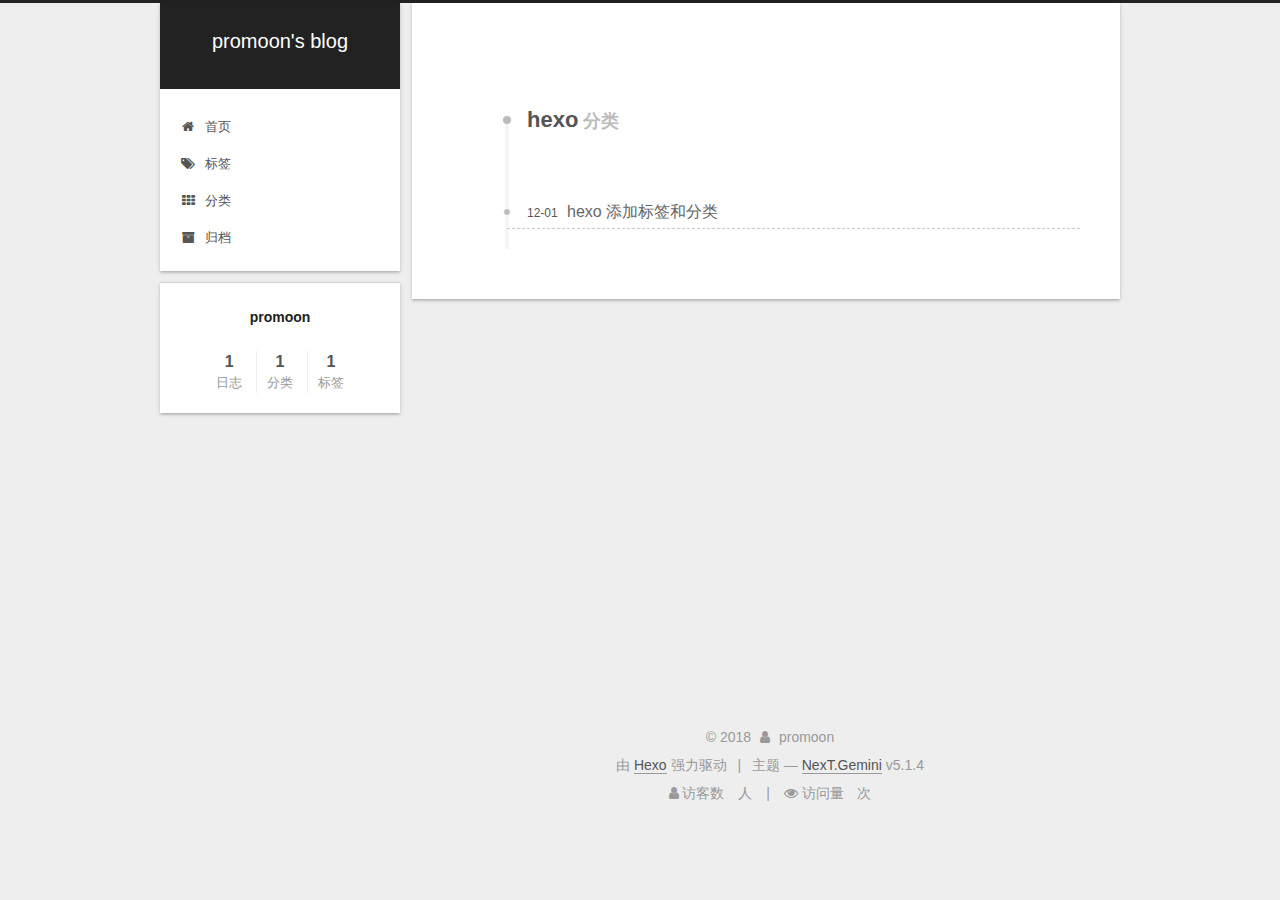
<file: categories/hexo/index.html>
<!DOCTYPE html>




<html class="theme-next gemini" lang="zh-Hans">
<head><meta name="generator" content="Hexo 3.8.0">
  <meta charset="UTF-8">
<meta http-equiv="X-UA-Compatible" content="IE=edge">
<meta name="viewport" content="width=device-width, initial-scale=1, maximum-scale=1">
<meta name="theme-color" content="#222">









<meta http-equiv="Cache-Control" content="no-transform">
<meta http-equiv="Cache-Control" content="no-siteapp">



  <meta name="google-site-verification" content="GNS90si99oB4pvDgUFQ1ZwdfjWUZWPSOFUnm2gTwYl4">








  <meta name="baidu-site-verification" content="7hOKDbmYq6">







  
  
  <link href="/lib/fancybox/source/jquery.fancybox.css?v=2.1.5" rel="stylesheet" type="text/css">







<link href="/lib/font-awesome/css/font-awesome.min.css?v=4.6.2" rel="stylesheet" type="text/css">

<link href="/css/main.css?v=5.1.4" rel="stylesheet" type="text/css">


  <link rel="apple-touch-icon" sizes="180x180" href="/images/apple-touch-icon-next.png?v=5.1.4">


  <link rel="icon" type="image/png" sizes="32x32" href="/images/favicon-32x32-next.png?v=5.1.4">


  <link rel="icon" type="image/png" sizes="16x16" href="/images/favicon-16x16-next.png?v=5.1.4">


  <link rel="mask-icon" href="/images/logo.svg?v=5.1.4" color="#222">





  <meta name="keywords" content="Hexo, NexT">










<meta property="og:type" content="website">
<meta property="og:title" content="promoon&#39;s blog">
<meta property="og:url" content="https://promoon.github.io/categories/hexo/index.html">
<meta property="og:site_name" content="promoon&#39;s blog">
<meta property="og:locale" content="zh-Hans">
<meta name="twitter:card" content="summary">
<meta name="twitter:title" content="promoon&#39;s blog">



<script type="text/javascript" id="hexo.configurations">
  var NexT = window.NexT || {};
  var CONFIG = {
    root: '/',
    scheme: 'Gemini',
    version: '5.1.4',
    sidebar: {"position":"left","display":"post","offset":12,"b2t":false,"scrollpercent":false,"onmobile":false},
    fancybox: true,
    tabs: true,
    motion: {"enable":false,"async":false,"transition":{"post_block":"fadeIn","post_header":"slideDownIn","post_body":"slideDownIn","coll_header":"slideLeftIn","sidebar":"slideUpIn"}},
    duoshuo: {
      userId: '0',
      author: '博主'
    },
    algolia: {
      applicationID: '',
      apiKey: '',
      indexName: '',
      hits: {"per_page":10},
      labels: {"input_placeholder":"Search for Posts","hits_empty":"We didn't find any results for the search: ${query}","hits_stats":"${hits} results found in ${time} ms"}
    }
  };
</script>



  <link rel="canonical" href="https://promoon.github.io/categories/hexo/">





  <title>分类: hexo | promoon's blog</title>
  








</head>

<body itemscope="" itemtype="http://schema.org/WebPage" lang="zh-Hans">

  
  
    
  

  <div class="container sidebar-position-left ">
    <div class="headband"></div>

    <header id="header" class="header" itemscope="" itemtype="http://schema.org/WPHeader">
      <div class="header-inner"><div class="site-brand-wrapper">
  <div class="site-meta ">
    

    <div class="custom-logo-site-title">
      <a href="/" class="brand" rel="start">
        <span class="logo-line-before"><i></i></span>
        <span class="site-title">promoon's blog</span>
        <span class="logo-line-after"><i></i></span>
      </a>
    </div>
      
        <p class="site-subtitle"></p>
      
  </div>

  <div class="site-nav-toggle">
    <button>
      <span class="btn-bar"></span>
      <span class="btn-bar"></span>
      <span class="btn-bar"></span>
    </button>
  </div>
</div>

<nav class="site-nav">
  

  
    <ul id="menu" class="menu">
      
        
        <li class="menu-item menu-item-home">
          <a href="/" rel="section">
            
              <i class="menu-item-icon fa fa-fw fa-home"></i> <br>
            
            首页
          </a>
        </li>
      
        
        <li class="menu-item menu-item-tags">
          <a href="/tags/" rel="section">
            
              <i class="menu-item-icon fa fa-fw fa-tags"></i> <br>
            
            标签
          </a>
        </li>
      
        
        <li class="menu-item menu-item-categories">
          <a href="/categories/" rel="section">
            
              <i class="menu-item-icon fa fa-fw fa-th"></i> <br>
            
            分类
          </a>
        </li>
      
        
        <li class="menu-item menu-item-archives">
          <a href="/archives/" rel="section">
            
              <i class="menu-item-icon fa fa-fw fa-archive"></i> <br>
            
            归档
          </a>
        </li>
      

      
    </ul>
  

  
</nav>



 </div>
    </header>

    <main id="main" class="main">
      <div class="main-inner">
        <div class="content-wrap">
          <div id="content" class="content">
            

  
  
  
  <div class="post-block category">

    <div id="posts" class="posts-collapse">
      <div class="collection-title">
        <h1>hexo<small>分类</small>
        </h1>
      </div>

      
        

  <article class="post post-type-normal" itemscope="" itemtype="http://schema.org/Article">
    <header class="post-header">

      <h2 class="post-title">
        
            <a class="post-title-link" href="/2018/12/01/hexo_categories_tags/" itemprop="url">
              
                <span itemprop="name">hexo 添加标签和分类</span>
              
            </a>
        
      </h2>

      <div class="post-meta">
        <time class="post-time" itemprop="dateCreated" datetime="2018-12-01T01:06:34+08:00" content="2018-12-01">
          12-01
        </time>
      </div>

    </header>
  </article>


      
    </div>

  </div>
  
  
  

  



          </div>
          


          

        </div>
        
          
  
  <div class="sidebar-toggle">
    <div class="sidebar-toggle-line-wrap">
      <span class="sidebar-toggle-line sidebar-toggle-line-first"></span>
      <span class="sidebar-toggle-line sidebar-toggle-line-middle"></span>
      <span class="sidebar-toggle-line sidebar-toggle-line-last"></span>
    </div>
  </div>

  <aside id="sidebar" class="sidebar">
    
    <div class="sidebar-inner">

      

      

      <section class="site-overview-wrap sidebar-panel sidebar-panel-active">
        <div class="site-overview">
          <div class="site-author motion-element" itemprop="author" itemscope="" itemtype="http://schema.org/Person">
            
              <p class="site-author-name" itemprop="name">promoon</p>
              <p class="site-description motion-element" itemprop="description"></p>
          </div>

          <nav class="site-state motion-element">

            
              <div class="site-state-item site-state-posts">
              
                <a href="/archives/">
              
                  <span class="site-state-item-count">1</span>
                  <span class="site-state-item-name">日志</span>
                </a>
              </div>
            

            
              
              
              <div class="site-state-item site-state-categories">
                <a href="/categories/index.html">
                  <span class="site-state-item-count">1</span>
                  <span class="site-state-item-name">分类</span>
                </a>
              </div>
            

            
              
              
              <div class="site-state-item site-state-tags">
                <a href="/tags/index.html">
                  <span class="site-state-item-count">1</span>
                  <span class="site-state-item-name">标签</span>
                </a>
              </div>
            

          </nav>

          

          

          
          

          
          

          

        </div>
      </section>

      

      

    </div>
  </aside>


        
      </div>
    </main>

    <footer id="footer" class="footer">
      <div class="footer-inner">
        <div class="copyright">&copy; <span itemprop="copyrightYear">2018</span>
  <span class="with-love">
    <i class="fa fa-user"></i>
  </span>
  <span class="author" itemprop="copyrightHolder">promoon</span>

  
</div>


  <div class="powered-by">由 <a class="theme-link" target="_blank" href="https://hexo.io">Hexo</a> 强力驱动</div>



  <span class="post-meta-divider">|</span>



  <div class="theme-info">主题 &mdash; <a class="theme-link" target="_blank" href="https://github.com/iissnan/hexo-theme-next">NexT.Gemini</a> v5.1.4</div>




        
<div class="busuanzi-count">
  <script async src="https://busuanzi.ibruce.info/busuanzi/2.3/busuanzi.pure.mini.js"></script>

  
    <span class="site-uv">
      <i class="fa fa-user"></i> 访客数
      <span class="busuanzi-value" id="busuanzi_value_site_uv"></span>
      人
    </span>
  

  
    <span class="site-pv">
      <i class="fa fa-eye"></i> 访问量
      <span class="busuanzi-value" id="busuanzi_value_site_pv"></span>
      次
    </span>
  
</div>








        
      </div>
    </footer>

    
      <div class="back-to-top">
        <i class="fa fa-arrow-up"></i>
        
      </div>
    

    

  </div>

  

<script type="text/javascript">
  if (Object.prototype.toString.call(window.Promise) !== '[object Function]') {
    window.Promise = null;
  }
</script>









  












  
  
    <script type="text/javascript" src="/lib/jquery/index.js?v=2.1.3"></script>
  

  
  
    <script type="text/javascript" src="/lib/fastclick/lib/fastclick.min.js?v=1.0.6"></script>
  

  
  
    <script type="text/javascript" src="/lib/jquery_lazyload/jquery.lazyload.js?v=1.9.7"></script>
  

  
  
    <script type="text/javascript" src="/lib/velocity/velocity.min.js?v=1.2.1"></script>
  

  
  
    <script type="text/javascript" src="/lib/velocity/velocity.ui.min.js?v=1.2.1"></script>
  

  
  
    <script type="text/javascript" src="/lib/fancybox/source/jquery.fancybox.pack.js?v=2.1.5"></script>
  


  


  <script type="text/javascript" src="/js/src/utils.js?v=5.1.4"></script>

  <script type="text/javascript" src="/js/src/motion.js?v=5.1.4"></script>



  
  


  <script type="text/javascript" src="/js/src/affix.js?v=5.1.4"></script>

  <script type="text/javascript" src="/js/src/schemes/pisces.js?v=5.1.4"></script>



  

  


  <script type="text/javascript" src="/js/src/bootstrap.js?v=5.1.4"></script>



  


  




	





  





  







<!-- LOCAL: You can save these files to your site and update links -->
    
        
        <link rel="stylesheet" href="https://imsun.github.io/gitment/style/default.css">
        <script src="https://imsun.github.io/gitment/dist/gitment.browser.js"></script>
    
<!-- END LOCAL -->

    

    







  





  

  

  
<script>
(function(){
    var bp = document.createElement('script');
    var curProtocol = window.location.protocol.split(':')[0];
    if (curProtocol === 'https') {
        bp.src = 'https://zz.bdstatic.com/linksubmit/push.js';        
    }
    else {
        bp.src = 'http://push.zhanzhang.baidu.com/push.js';
    }
    var s = document.getElementsByTagName("script")[0];
    s.parentNode.insertBefore(bp, s);
})();
</script>


  
  

  

  

  

</body>
</html>
</file>
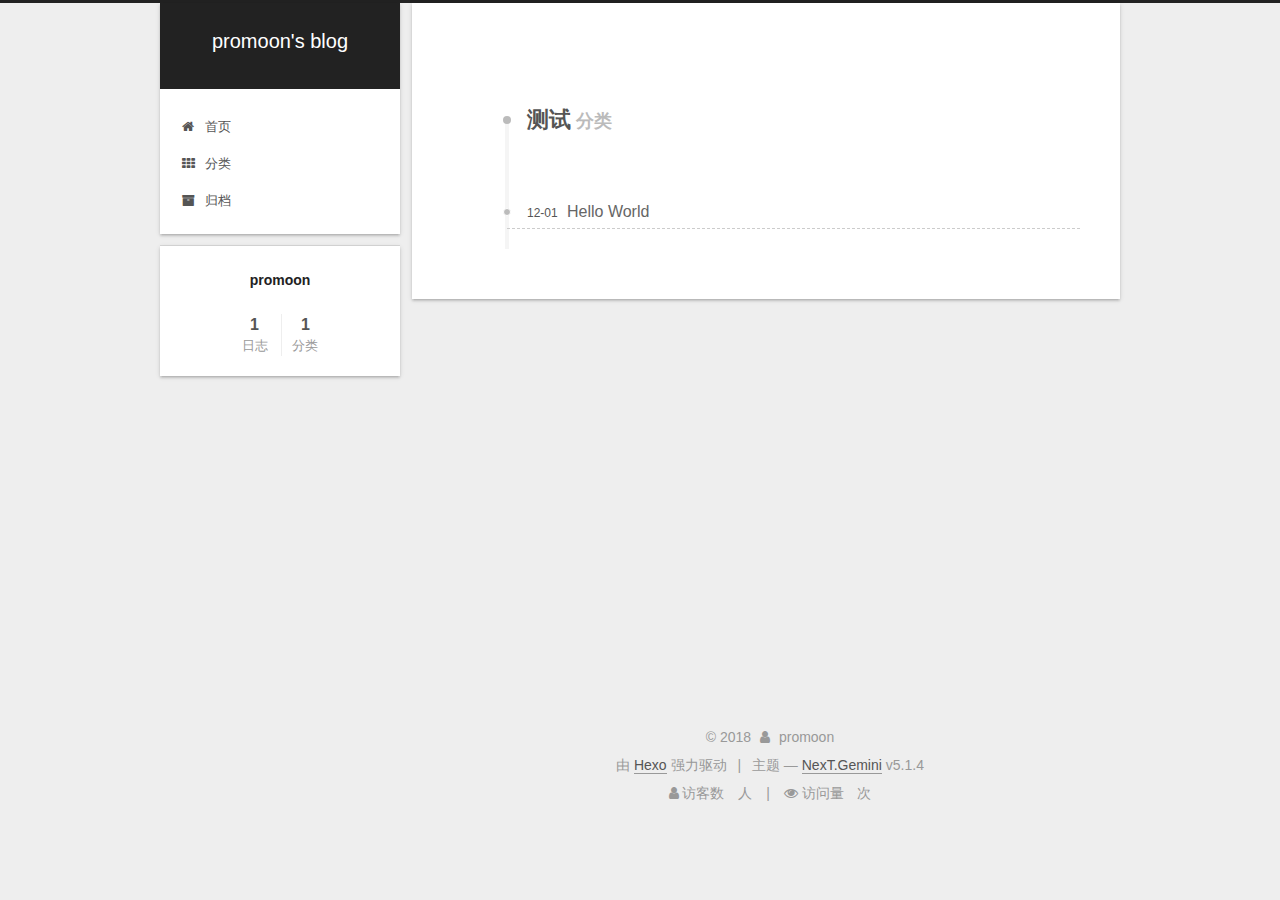
<file: categories/测试/index.html>
<!DOCTYPE html>




<html class="theme-next gemini" lang="zh-Hans">
<head><meta name="generator" content="Hexo 3.8.0">
  <meta charset="UTF-8">
<meta http-equiv="X-UA-Compatible" content="IE=edge">
<meta name="viewport" content="width=device-width, initial-scale=1, maximum-scale=1">
<meta name="theme-color" content="#222">









<meta http-equiv="Cache-Control" content="no-transform">
<meta http-equiv="Cache-Control" content="no-siteapp">



  <meta name="google-site-verification" content="GNS90si99oB4pvDgUFQ1ZwdfjWUZWPSOFUnm2gTwYl4">








  <meta name="baidu-site-verification" content="7hOKDbmYq6">







  
  
  <link href="/lib/fancybox/source/jquery.fancybox.css?v=2.1.5" rel="stylesheet" type="text/css">







<link href="/lib/font-awesome/css/font-awesome.min.css?v=4.6.2" rel="stylesheet" type="text/css">

<link href="/css/main.css?v=5.1.4" rel="stylesheet" type="text/css">


  <link rel="apple-touch-icon" sizes="180x180" href="/images/apple-touch-icon-next.png?v=5.1.4">


  <link rel="icon" type="image/png" sizes="32x32" href="/images/favicon-32x32-next.png?v=5.1.4">


  <link rel="icon" type="image/png" sizes="16x16" href="/images/favicon-16x16-next.png?v=5.1.4">


  <link rel="mask-icon" href="/images/logo.svg?v=5.1.4" color="#222">





  <meta name="keywords" content="Hexo, NexT">










<meta property="og:type" content="website">
<meta property="og:title" content="promoon&#39;s blog">
<meta property="og:url" content="https://promoon.github.io/categories/测试/index.html">
<meta property="og:site_name" content="promoon&#39;s blog">
<meta property="og:locale" content="zh-Hans">
<meta name="twitter:card" content="summary">
<meta name="twitter:title" content="promoon&#39;s blog">



<script type="text/javascript" id="hexo.configurations">
  var NexT = window.NexT || {};
  var CONFIG = {
    root: '/',
    scheme: 'Gemini',
    version: '5.1.4',
    sidebar: {"position":"left","display":"post","offset":12,"b2t":false,"scrollpercent":false,"onmobile":false},
    fancybox: true,
    tabs: true,
    motion: {"enable":false,"async":false,"transition":{"post_block":"fadeIn","post_header":"slideDownIn","post_body":"slideDownIn","coll_header":"slideLeftIn","sidebar":"slideUpIn"}},
    duoshuo: {
      userId: '0',
      author: '博主'
    },
    algolia: {
      applicationID: '',
      apiKey: '',
      indexName: '',
      hits: {"per_page":10},
      labels: {"input_placeholder":"Search for Posts","hits_empty":"We didn't find any results for the search: ${query}","hits_stats":"${hits} results found in ${time} ms"}
    }
  };
</script>



  <link rel="canonical" href="https://promoon.github.io/categories/测试/">





  <title>分类: 测试 | promoon's blog</title>
  








</head>

<body itemscope="" itemtype="http://schema.org/WebPage" lang="zh-Hans">

  
  
    
  

  <div class="container sidebar-position-left ">
    <div class="headband"></div>

    <header id="header" class="header" itemscope="" itemtype="http://schema.org/WPHeader">
      <div class="header-inner"><div class="site-brand-wrapper">
  <div class="site-meta ">
    

    <div class="custom-logo-site-title">
      <a href="/" class="brand" rel="start">
        <span class="logo-line-before"><i></i></span>
        <span class="site-title">promoon's blog</span>
        <span class="logo-line-after"><i></i></span>
      </a>
    </div>
      
        <p class="site-subtitle"></p>
      
  </div>

  <div class="site-nav-toggle">
    <button>
      <span class="btn-bar"></span>
      <span class="btn-bar"></span>
      <span class="btn-bar"></span>
    </button>
  </div>
</div>

<nav class="site-nav">
  

  
    <ul id="menu" class="menu">
      
        
        <li class="menu-item menu-item-home">
          <a href="/" rel="section">
            
              <i class="menu-item-icon fa fa-fw fa-home"></i> <br>
            
            首页
          </a>
        </li>
      
        
        <li class="menu-item menu-item-categories">
          <a href="/categories/" rel="section">
            
              <i class="menu-item-icon fa fa-fw fa-th"></i> <br>
            
            分类
          </a>
        </li>
      
        
        <li class="menu-item menu-item-archives">
          <a href="/archives/" rel="section">
            
              <i class="menu-item-icon fa fa-fw fa-archive"></i> <br>
            
            归档
          </a>
        </li>
      

      
    </ul>
  

  
</nav>



 </div>
    </header>

    <main id="main" class="main">
      <div class="main-inner">
        <div class="content-wrap">
          <div id="content" class="content">
            

  
  
  
  <div class="post-block category">

    <div id="posts" class="posts-collapse">
      <div class="collection-title">
        <h1>测试<small>分类</small>
        </h1>
      </div>

      
        

  <article class="post post-type-normal" itemscope="" itemtype="http://schema.org/Article">
    <header class="post-header">

      <h2 class="post-title">
        
            <a class="post-title-link" href="/2018/12/01/hello-world/" itemprop="url">
              
                <span itemprop="name">Hello World</span>
              
            </a>
        
      </h2>

      <div class="post-meta">
        <time class="post-time" itemprop="dateCreated" datetime="2018-12-01T00:58:50+08:00" content="2018-12-01">
          12-01
        </time>
      </div>

    </header>
  </article>


      
    </div>

  </div>
  
  
  

  



          </div>
          


          

        </div>
        
          
  
  <div class="sidebar-toggle">
    <div class="sidebar-toggle-line-wrap">
      <span class="sidebar-toggle-line sidebar-toggle-line-first"></span>
      <span class="sidebar-toggle-line sidebar-toggle-line-middle"></span>
      <span class="sidebar-toggle-line sidebar-toggle-line-last"></span>
    </div>
  </div>

  <aside id="sidebar" class="sidebar">
    
    <div class="sidebar-inner">

      

      

      <section class="site-overview-wrap sidebar-panel sidebar-panel-active">
        <div class="site-overview">
          <div class="site-author motion-element" itemprop="author" itemscope="" itemtype="http://schema.org/Person">
            
              <p class="site-author-name" itemprop="name">promoon</p>
              <p class="site-description motion-element" itemprop="description"></p>
          </div>

          <nav class="site-state motion-element">

            
              <div class="site-state-item site-state-posts">
              
                <a href="/archives/">
              
                  <span class="site-state-item-count">1</span>
                  <span class="site-state-item-name">日志</span>
                </a>
              </div>
            

            
              
              
              <div class="site-state-item site-state-categories">
                <a href="/categories/index.html">
                  <span class="site-state-item-count">1</span>
                  <span class="site-state-item-name">分类</span>
                </a>
              </div>
            

            

          </nav>

          

          

          
          

          
          

          

        </div>
      </section>

      

      

    </div>
  </aside>


        
      </div>
    </main>

    <footer id="footer" class="footer">
      <div class="footer-inner">
        <div class="copyright">&copy; <span itemprop="copyrightYear">2018</span>
  <span class="with-love">
    <i class="fa fa-user"></i>
  </span>
  <span class="author" itemprop="copyrightHolder">promoon</span>

  
</div>


  <div class="powered-by">由 <a class="theme-link" target="_blank" href="https://hexo.io">Hexo</a> 强力驱动</div>



  <span class="post-meta-divider">|</span>



  <div class="theme-info">主题 &mdash; <a class="theme-link" target="_blank" href="https://github.com/iissnan/hexo-theme-next">NexT.Gemini</a> v5.1.4</div>




        
<div class="busuanzi-count">
  <script async src="https://busuanzi.ibruce.info/busuanzi/2.3/busuanzi.pure.mini.js"></script>

  
    <span class="site-uv">
      <i class="fa fa-user"></i> 访客数
      <span class="busuanzi-value" id="busuanzi_value_site_uv"></span>
      人
    </span>
  

  
    <span class="site-pv">
      <i class="fa fa-eye"></i> 访问量
      <span class="busuanzi-value" id="busuanzi_value_site_pv"></span>
      次
    </span>
  
</div>








        
      </div>
    </footer>

    
      <div class="back-to-top">
        <i class="fa fa-arrow-up"></i>
        
      </div>
    

    

  </div>

  

<script type="text/javascript">
  if (Object.prototype.toString.call(window.Promise) !== '[object Function]') {
    window.Promise = null;
  }
</script>









  












  
  
    <script type="text/javascript" src="/lib/jquery/index.js?v=2.1.3"></script>
  

  
  
    <script type="text/javascript" src="/lib/fastclick/lib/fastclick.min.js?v=1.0.6"></script>
  

  
  
    <script type="text/javascript" src="/lib/jquery_lazyload/jquery.lazyload.js?v=1.9.7"></script>
  

  
  
    <script type="text/javascript" src="/lib/velocity/velocity.min.js?v=1.2.1"></script>
  

  
  
    <script type="text/javascript" src="/lib/velocity/velocity.ui.min.js?v=1.2.1"></script>
  

  
  
    <script type="text/javascript" src="/lib/fancybox/source/jquery.fancybox.pack.js?v=2.1.5"></script>
  


  


  <script type="text/javascript" src="/js/src/utils.js?v=5.1.4"></script>

  <script type="text/javascript" src="/js/src/motion.js?v=5.1.4"></script>



  
  


  <script type="text/javascript" src="/js/src/affix.js?v=5.1.4"></script>

  <script type="text/javascript" src="/js/src/schemes/pisces.js?v=5.1.4"></script>



  

  


  <script type="text/javascript" src="/js/src/bootstrap.js?v=5.1.4"></script>



  


  




	





  





  







<!-- LOCAL: You can save these files to your site and update links -->
    
        
        <link rel="stylesheet" href="https://imsun.github.io/gitment/style/default.css">
        <script src="https://imsun.github.io/gitment/dist/gitment.browser.js"></script>
    
<!-- END LOCAL -->

    

    







  





  

  

  
<script>
(function(){
    var bp = document.createElement('script');
    var curProtocol = window.location.protocol.split(':')[0];
    if (curProtocol === 'https') {
        bp.src = 'https://zz.bdstatic.com/linksubmit/push.js';        
    }
    else {
        bp.src = 'http://push.zhanzhang.baidu.com/push.js';
    }
    var s = document.getElementsByTagName("script")[0];
    s.parentNode.insertBefore(bp, s);
})();
</script>


  
  

  

  

  

</body>
</html>
</file>
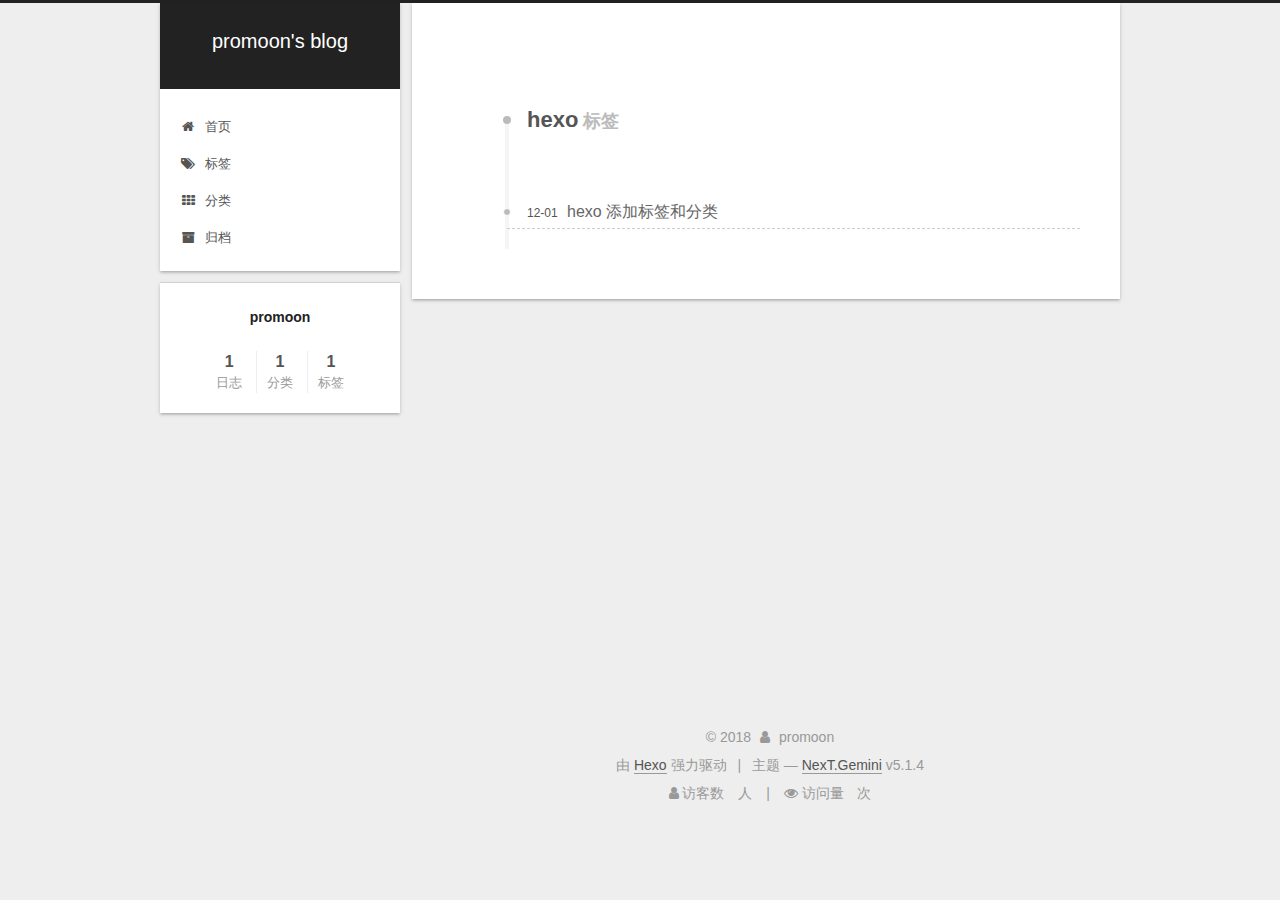
<file: tags/hexo/index.html>
<!DOCTYPE html>




<html class="theme-next gemini" lang="zh-Hans">
<head><meta name="generator" content="Hexo 3.8.0">
  <meta charset="UTF-8">
<meta http-equiv="X-UA-Compatible" content="IE=edge">
<meta name="viewport" content="width=device-width, initial-scale=1, maximum-scale=1">
<meta name="theme-color" content="#222">









<meta http-equiv="Cache-Control" content="no-transform">
<meta http-equiv="Cache-Control" content="no-siteapp">



  <meta name="google-site-verification" content="GNS90si99oB4pvDgUFQ1ZwdfjWUZWPSOFUnm2gTwYl4">








  <meta name="baidu-site-verification" content="7hOKDbmYq6">







  
  
  <link href="/lib/fancybox/source/jquery.fancybox.css?v=2.1.5" rel="stylesheet" type="text/css">







<link href="/lib/font-awesome/css/font-awesome.min.css?v=4.6.2" rel="stylesheet" type="text/css">

<link href="/css/main.css?v=5.1.4" rel="stylesheet" type="text/css">


  <link rel="apple-touch-icon" sizes="180x180" href="/images/apple-touch-icon-next.png?v=5.1.4">


  <link rel="icon" type="image/png" sizes="32x32" href="/images/favicon-32x32-next.png?v=5.1.4">


  <link rel="icon" type="image/png" sizes="16x16" href="/images/favicon-16x16-next.png?v=5.1.4">


  <link rel="mask-icon" href="/images/logo.svg?v=5.1.4" color="#222">





  <meta name="keywords" content="Hexo, NexT">










<meta property="og:type" content="website">
<meta property="og:title" content="promoon&#39;s blog">
<meta property="og:url" content="https://promoon.github.io/tags/hexo/index.html">
<meta property="og:site_name" content="promoon&#39;s blog">
<meta property="og:locale" content="zh-Hans">
<meta name="twitter:card" content="summary">
<meta name="twitter:title" content="promoon&#39;s blog">



<script type="text/javascript" id="hexo.configurations">
  var NexT = window.NexT || {};
  var CONFIG = {
    root: '/',
    scheme: 'Gemini',
    version: '5.1.4',
    sidebar: {"position":"left","display":"post","offset":12,"b2t":false,"scrollpercent":false,"onmobile":false},
    fancybox: true,
    tabs: true,
    motion: {"enable":false,"async":false,"transition":{"post_block":"fadeIn","post_header":"slideDownIn","post_body":"slideDownIn","coll_header":"slideLeftIn","sidebar":"slideUpIn"}},
    duoshuo: {
      userId: '0',
      author: '博主'
    },
    algolia: {
      applicationID: '',
      apiKey: '',
      indexName: '',
      hits: {"per_page":10},
      labels: {"input_placeholder":"Search for Posts","hits_empty":"We didn't find any results for the search: ${query}","hits_stats":"${hits} results found in ${time} ms"}
    }
  };
</script>



  <link rel="canonical" href="https://promoon.github.io/tags/hexo/">





  <title>标签: hexo | promoon's blog</title>
  








</head>

<body itemscope="" itemtype="http://schema.org/WebPage" lang="zh-Hans">

  
  
    
  

  <div class="container sidebar-position-left ">
    <div class="headband"></div>

    <header id="header" class="header" itemscope="" itemtype="http://schema.org/WPHeader">
      <div class="header-inner"><div class="site-brand-wrapper">
  <div class="site-meta ">
    

    <div class="custom-logo-site-title">
      <a href="/" class="brand" rel="start">
        <span class="logo-line-before"><i></i></span>
        <span class="site-title">promoon's blog</span>
        <span class="logo-line-after"><i></i></span>
      </a>
    </div>
      
        <p class="site-subtitle"></p>
      
  </div>

  <div class="site-nav-toggle">
    <button>
      <span class="btn-bar"></span>
      <span class="btn-bar"></span>
      <span class="btn-bar"></span>
    </button>
  </div>
</div>

<nav class="site-nav">
  

  
    <ul id="menu" class="menu">
      
        
        <li class="menu-item menu-item-home">
          <a href="/" rel="section">
            
              <i class="menu-item-icon fa fa-fw fa-home"></i> <br>
            
            首页
          </a>
        </li>
      
        
        <li class="menu-item menu-item-tags">
          <a href="/tags/" rel="section">
            
              <i class="menu-item-icon fa fa-fw fa-tags"></i> <br>
            
            标签
          </a>
        </li>
      
        
        <li class="menu-item menu-item-categories">
          <a href="/categories/" rel="section">
            
              <i class="menu-item-icon fa fa-fw fa-th"></i> <br>
            
            分类
          </a>
        </li>
      
        
        <li class="menu-item menu-item-archives">
          <a href="/archives/" rel="section">
            
              <i class="menu-item-icon fa fa-fw fa-archive"></i> <br>
            
            归档
          </a>
        </li>
      

      
    </ul>
  

  
</nav>



 </div>
    </header>

    <main id="main" class="main">
      <div class="main-inner">
        <div class="content-wrap">
          <div id="content" class="content">
            

  
  
  
  <div class="post-block tag">

    <div id="posts" class="posts-collapse">
      <div class="collection-title">
        <h1>hexo<small>标签</small>
        </h1>
      </div>

      
        

  <article class="post post-type-normal" itemscope="" itemtype="http://schema.org/Article">
    <header class="post-header">

      <h2 class="post-title">
        
            <a class="post-title-link" href="/2018/12/01/hexo_categories_tags/" itemprop="url">
              
                <span itemprop="name">hexo 添加标签和分类</span>
              
            </a>
        
      </h2>

      <div class="post-meta">
        <time class="post-time" itemprop="dateCreated" datetime="2018-12-01T01:06:34+08:00" content="2018-12-01">
          12-01
        </time>
      </div>

    </header>
  </article>


      
    </div>

  </div>
  
  
  

  


          </div>
          


          

        </div>
        
          
  
  <div class="sidebar-toggle">
    <div class="sidebar-toggle-line-wrap">
      <span class="sidebar-toggle-line sidebar-toggle-line-first"></span>
      <span class="sidebar-toggle-line sidebar-toggle-line-middle"></span>
      <span class="sidebar-toggle-line sidebar-toggle-line-last"></span>
    </div>
  </div>

  <aside id="sidebar" class="sidebar">
    
    <div class="sidebar-inner">

      

      

      <section class="site-overview-wrap sidebar-panel sidebar-panel-active">
        <div class="site-overview">
          <div class="site-author motion-element" itemprop="author" itemscope="" itemtype="http://schema.org/Person">
            
              <p class="site-author-name" itemprop="name">promoon</p>
              <p class="site-description motion-element" itemprop="description"></p>
          </div>

          <nav class="site-state motion-element">

            
              <div class="site-state-item site-state-posts">
              
                <a href="/archives/">
              
                  <span class="site-state-item-count">1</span>
                  <span class="site-state-item-name">日志</span>
                </a>
              </div>
            

            
              
              
              <div class="site-state-item site-state-categories">
                <a href="/categories/index.html">
                  <span class="site-state-item-count">1</span>
                  <span class="site-state-item-name">分类</span>
                </a>
              </div>
            

            
              
              
              <div class="site-state-item site-state-tags">
                <a href="/tags/index.html">
                  <span class="site-state-item-count">1</span>
                  <span class="site-state-item-name">标签</span>
                </a>
              </div>
            

          </nav>

          

          

          
          

          
          

          

        </div>
      </section>

      

      

    </div>
  </aside>


        
      </div>
    </main>

    <footer id="footer" class="footer">
      <div class="footer-inner">
        <div class="copyright">&copy; <span itemprop="copyrightYear">2018</span>
  <span class="with-love">
    <i class="fa fa-user"></i>
  </span>
  <span class="author" itemprop="copyrightHolder">promoon</span>

  
</div>


  <div class="powered-by">由 <a class="theme-link" target="_blank" href="https://hexo.io">Hexo</a> 强力驱动</div>



  <span class="post-meta-divider">|</span>



  <div class="theme-info">主题 &mdash; <a class="theme-link" target="_blank" href="https://github.com/iissnan/hexo-theme-next">NexT.Gemini</a> v5.1.4</div>




        
<div class="busuanzi-count">
  <script async src="https://busuanzi.ibruce.info/busuanzi/2.3/busuanzi.pure.mini.js"></script>

  
    <span class="site-uv">
      <i class="fa fa-user"></i> 访客数
      <span class="busuanzi-value" id="busuanzi_value_site_uv"></span>
      人
    </span>
  

  
    <span class="site-pv">
      <i class="fa fa-eye"></i> 访问量
      <span class="busuanzi-value" id="busuanzi_value_site_pv"></span>
      次
    </span>
  
</div>








        
      </div>
    </footer>

    
      <div class="back-to-top">
        <i class="fa fa-arrow-up"></i>
        
      </div>
    

    

  </div>

  

<script type="text/javascript">
  if (Object.prototype.toString.call(window.Promise) !== '[object Function]') {
    window.Promise = null;
  }
</script>









  












  
  
    <script type="text/javascript" src="/lib/jquery/index.js?v=2.1.3"></script>
  

  
  
    <script type="text/javascript" src="/lib/fastclick/lib/fastclick.min.js?v=1.0.6"></script>
  

  
  
    <script type="text/javascript" src="/lib/jquery_lazyload/jquery.lazyload.js?v=1.9.7"></script>
  

  
  
    <script type="text/javascript" src="/lib/velocity/velocity.min.js?v=1.2.1"></script>
  

  
  
    <script type="text/javascript" src="/lib/velocity/velocity.ui.min.js?v=1.2.1"></script>
  

  
  
    <script type="text/javascript" src="/lib/fancybox/source/jquery.fancybox.pack.js?v=2.1.5"></script>
  


  


  <script type="text/javascript" src="/js/src/utils.js?v=5.1.4"></script>

  <script type="text/javascript" src="/js/src/motion.js?v=5.1.4"></script>



  
  


  <script type="text/javascript" src="/js/src/affix.js?v=5.1.4"></script>

  <script type="text/javascript" src="/js/src/schemes/pisces.js?v=5.1.4"></script>



  

  


  <script type="text/javascript" src="/js/src/bootstrap.js?v=5.1.4"></script>



  


  




	





  





  







<!-- LOCAL: You can save these files to your site and update links -->
    
        
        <link rel="stylesheet" href="https://imsun.github.io/gitment/style/default.css">
        <script src="https://imsun.github.io/gitment/dist/gitment.browser.js"></script>
    
<!-- END LOCAL -->

    

    







  





  

  

  
<script>
(function(){
    var bp = document.createElement('script');
    var curProtocol = window.location.protocol.split(':')[0];
    if (curProtocol === 'https') {
        bp.src = 'https://zz.bdstatic.com/linksubmit/push.js';        
    }
    else {
        bp.src = 'http://push.zhanzhang.baidu.com/push.js';
    }
    var s = document.getElementsByTagName("script")[0];
    s.parentNode.insertBefore(bp, s);
})();
</script>


  
  

  

  

  

</body>
</html>
</file>
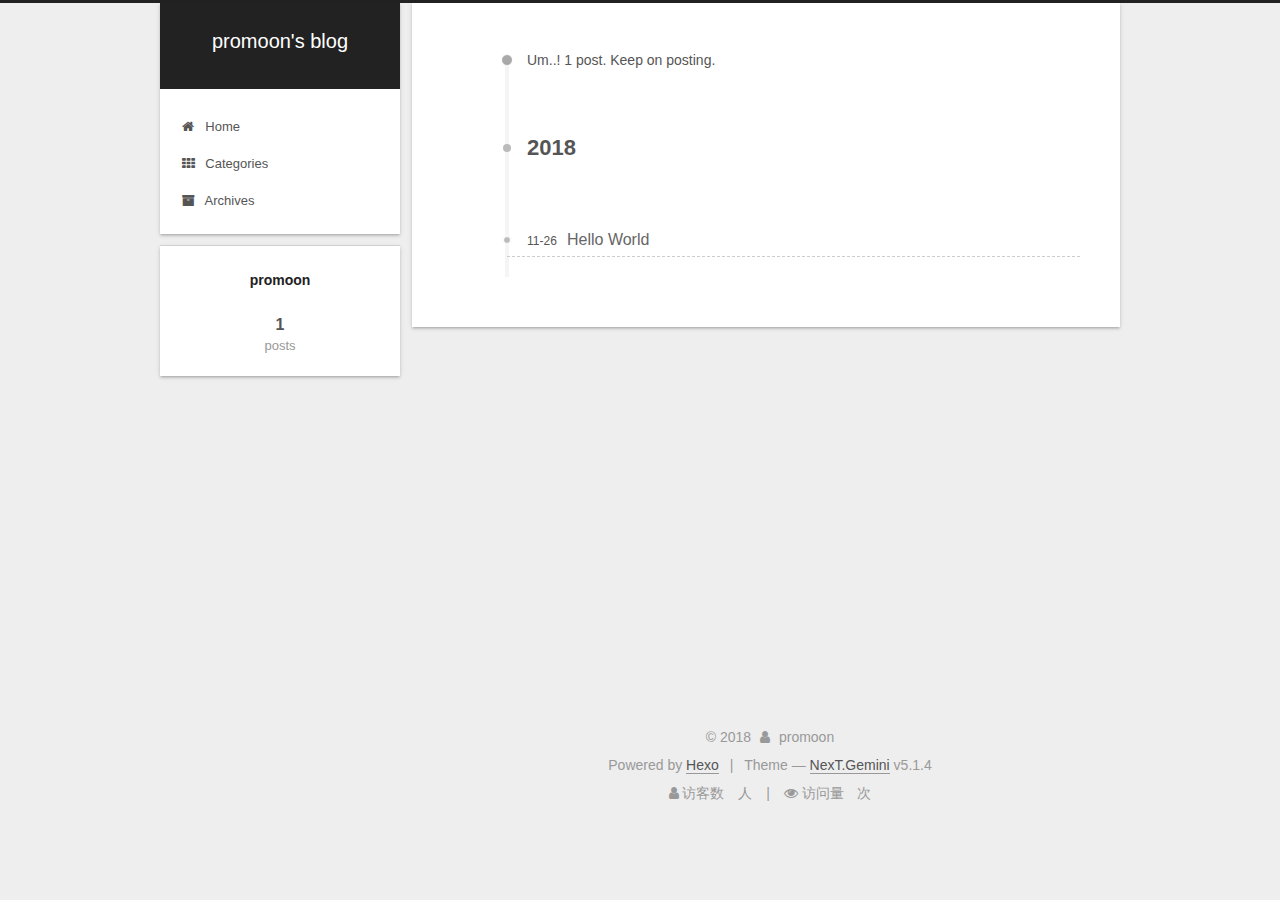
<file: archives/2018/11/index.html>
<!DOCTYPE html>




<html class="theme-next gemini" lang="">
<head><meta name="generator" content="Hexo 3.8.0">
  <meta charset="UTF-8">
<meta http-equiv="X-UA-Compatible" content="IE=edge">
<meta name="viewport" content="width=device-width, initial-scale=1, maximum-scale=1">
<meta name="theme-color" content="#222">









<meta http-equiv="Cache-Control" content="no-transform">
<meta http-equiv="Cache-Control" content="no-siteapp">



  <meta name="google-site-verification" content="GNS90si99oB4pvDgUFQ1ZwdfjWUZWPSOFUnm2gTwYl4">








  <meta name="baidu-site-verification" content="7hOKDbmYq6">







  
  
  <link href="/lib/fancybox/source/jquery.fancybox.css?v=2.1.5" rel="stylesheet" type="text/css">







<link href="/lib/font-awesome/css/font-awesome.min.css?v=4.6.2" rel="stylesheet" type="text/css">

<link href="/css/main.css?v=5.1.4" rel="stylesheet" type="text/css">


  <link rel="apple-touch-icon" sizes="180x180" href="/images/apple-touch-icon-next.png?v=5.1.4">


  <link rel="icon" type="image/png" sizes="32x32" href="/images/favicon-32x32-next.png?v=5.1.4">


  <link rel="icon" type="image/png" sizes="16x16" href="/images/favicon-16x16-next.png?v=5.1.4">


  <link rel="mask-icon" href="/images/logo.svg?v=5.1.4" color="#222">





  <meta name="keywords" content="Hexo, NexT">










<meta property="og:type" content="website">
<meta property="og:title" content="promoon&#39;s blog">
<meta property="og:url" content="https://promoon.github.io/archives/2018/11/index.html">
<meta property="og:site_name" content="promoon&#39;s blog">
<meta property="og:locale" content="default">
<meta name="twitter:card" content="summary">
<meta name="twitter:title" content="promoon&#39;s blog">



<script type="text/javascript" id="hexo.configurations">
  var NexT = window.NexT || {};
  var CONFIG = {
    root: '/',
    scheme: 'Gemini',
    version: '5.1.4',
    sidebar: {"position":"left","display":"post","offset":12,"b2t":false,"scrollpercent":false,"onmobile":false},
    fancybox: true,
    tabs: true,
    motion: {"enable":false,"async":false,"transition":{"post_block":"fadeIn","post_header":"slideDownIn","post_body":"slideDownIn","coll_header":"slideLeftIn","sidebar":"slideUpIn"}},
    duoshuo: {
      userId: '0',
      author: 'Author'
    },
    algolia: {
      applicationID: '',
      apiKey: '',
      indexName: '',
      hits: {"per_page":10},
      labels: {"input_placeholder":"Search for Posts","hits_empty":"We didn't find any results for the search: ${query}","hits_stats":"${hits} results found in ${time} ms"}
    }
  };
</script>



  <link rel="canonical" href="https://promoon.github.io/archives/2018/11/">





  <title>Archive | promoon's blog</title>
  








</head>

<body itemscope="" itemtype="http://schema.org/WebPage" lang="default">

  
  
    
  

  <div class="container sidebar-position-left page-archive">
    <div class="headband"></div>

    <header id="header" class="header" itemscope="" itemtype="http://schema.org/WPHeader">
      <div class="header-inner"><div class="site-brand-wrapper">
  <div class="site-meta ">
    

    <div class="custom-logo-site-title">
      <a href="/" class="brand" rel="start">
        <span class="logo-line-before"><i></i></span>
        <span class="site-title">promoon's blog</span>
        <span class="logo-line-after"><i></i></span>
      </a>
    </div>
      
        <p class="site-subtitle"></p>
      
  </div>

  <div class="site-nav-toggle">
    <button>
      <span class="btn-bar"></span>
      <span class="btn-bar"></span>
      <span class="btn-bar"></span>
    </button>
  </div>
</div>

<nav class="site-nav">
  

  
    <ul id="menu" class="menu">
      
        
        <li class="menu-item menu-item-home">
          <a href="/" rel="section">
            
              <i class="menu-item-icon fa fa-fw fa-home"></i> <br>
            
            Home
          </a>
        </li>
      
        
        <li class="menu-item menu-item-categories">
          <a href="/categories/" rel="section">
            
              <i class="menu-item-icon fa fa-fw fa-th"></i> <br>
            
            Categories
          </a>
        </li>
      
        
        <li class="menu-item menu-item-archives">
          <a href="/archives/" rel="section">
            
              <i class="menu-item-icon fa fa-fw fa-archive"></i> <br>
            
            Archives
          </a>
        </li>
      

      
    </ul>
  

  
</nav>



 </div>
    </header>

    <main id="main" class="main">
      <div class="main-inner">
        <div class="content-wrap">
          <div id="content" class="content">
            

  
  
  
  <div class="post-block archive">
    <div id="posts" class="posts-collapse">
      <span class="archive-move-on"></span>

      <span class="archive-page-counter">
        
        
        
          
        
        Um..! 1 post. Keep on posting.
      </span>

      

        
        
        

        
          
          <div class="collection-title">
            <h1 class="archive-year" id="archive-year-2018">2018</h1>
          </div>
        
        

        

  <article class="post post-type-normal" itemscope="" itemtype="http://schema.org/Article">
    <header class="post-header">

      <h2 class="post-title">
        
            <a class="post-title-link" href="/2018/11/26/hello-world/" itemprop="url">
              
                <span itemprop="name">Hello World</span>
              
            </a>
        
      </h2>

      <div class="post-meta">
        <time class="post-time" itemprop="dateCreated" datetime="2018-11-26T22:33:04+08:00" content="2018-11-26">
          11-26
        </time>
      </div>

    </header>
  </article>



      

    </div>
  </div>
  
  
  

  



          </div>
          


          

        </div>
        
          
  
  <div class="sidebar-toggle">
    <div class="sidebar-toggle-line-wrap">
      <span class="sidebar-toggle-line sidebar-toggle-line-first"></span>
      <span class="sidebar-toggle-line sidebar-toggle-line-middle"></span>
      <span class="sidebar-toggle-line sidebar-toggle-line-last"></span>
    </div>
  </div>

  <aside id="sidebar" class="sidebar">
    
    <div class="sidebar-inner">

      

      

      <section class="site-overview-wrap sidebar-panel sidebar-panel-active">
        <div class="site-overview">
          <div class="site-author motion-element" itemprop="author" itemscope="" itemtype="http://schema.org/Person">
            
              <p class="site-author-name" itemprop="name">promoon</p>
              <p class="site-description motion-element" itemprop="description"></p>
          </div>

          <nav class="site-state motion-element">

            
              <div class="site-state-item site-state-posts">
              
                <a href="/archives/">
              
                  <span class="site-state-item-count">1</span>
                  <span class="site-state-item-name">posts</span>
                </a>
              </div>
            

            

            

          </nav>

          

          

          
          

          
          

          

        </div>
      </section>

      

      

    </div>
  </aside>


        
      </div>
    </main>

    <footer id="footer" class="footer">
      <div class="footer-inner">
        <div class="copyright">&copy; <span itemprop="copyrightYear">2018</span>
  <span class="with-love">
    <i class="fa fa-user"></i>
  </span>
  <span class="author" itemprop="copyrightHolder">promoon</span>

  
</div>


  <div class="powered-by">Powered by <a class="theme-link" target="_blank" href="https://hexo.io">Hexo</a></div>



  <span class="post-meta-divider">|</span>



  <div class="theme-info">Theme &mdash; <a class="theme-link" target="_blank" href="https://github.com/iissnan/hexo-theme-next">NexT.Gemini</a> v5.1.4</div>




        
<div class="busuanzi-count">
  <script async src="https://busuanzi.ibruce.info/busuanzi/2.3/busuanzi.pure.mini.js"></script>

  
    <span class="site-uv">
      <i class="fa fa-user"></i> 访客数
      <span class="busuanzi-value" id="busuanzi_value_site_uv"></span>
      人
    </span>
  

  
    <span class="site-pv">
      <i class="fa fa-eye"></i> 访问量
      <span class="busuanzi-value" id="busuanzi_value_site_pv"></span>
      次
    </span>
  
</div>








        
      </div>
    </footer>

    
      <div class="back-to-top">
        <i class="fa fa-arrow-up"></i>
        
      </div>
    

    

  </div>

  

<script type="text/javascript">
  if (Object.prototype.toString.call(window.Promise) !== '[object Function]') {
    window.Promise = null;
  }
</script>









  












  
  
    <script type="text/javascript" src="/lib/jquery/index.js?v=2.1.3"></script>
  

  
  
    <script type="text/javascript" src="/lib/fastclick/lib/fastclick.min.js?v=1.0.6"></script>
  

  
  
    <script type="text/javascript" src="/lib/jquery_lazyload/jquery.lazyload.js?v=1.9.7"></script>
  

  
  
    <script type="text/javascript" src="/lib/velocity/velocity.min.js?v=1.2.1"></script>
  

  
  
    <script type="text/javascript" src="/lib/velocity/velocity.ui.min.js?v=1.2.1"></script>
  

  
  
    <script type="text/javascript" src="/lib/fancybox/source/jquery.fancybox.pack.js?v=2.1.5"></script>
  


  


  <script type="text/javascript" src="/js/src/utils.js?v=5.1.4"></script>

  <script type="text/javascript" src="/js/src/motion.js?v=5.1.4"></script>



  
  


  <script type="text/javascript" src="/js/src/affix.js?v=5.1.4"></script>

  <script type="text/javascript" src="/js/src/schemes/pisces.js?v=5.1.4"></script>



  

  


  <script type="text/javascript" src="/js/src/bootstrap.js?v=5.1.4"></script>



  


  




	





  





  







<!-- LOCAL: You can save these files to your site and update links -->
    
        
        <link rel="stylesheet" href="https://imsun.github.io/gitment/style/default.css">
        <script src="https://imsun.github.io/gitment/dist/gitment.browser.js"></script>
    
<!-- END LOCAL -->

    

    







  





  

  

  
<script>
(function(){
    var bp = document.createElement('script');
    var curProtocol = window.location.protocol.split(':')[0];
    if (curProtocol === 'https') {
        bp.src = 'https://zz.bdstatic.com/linksubmit/push.js';        
    }
    else {
        bp.src = 'http://push.zhanzhang.baidu.com/push.js';
    }
    var s = document.getElementsByTagName("script")[0];
    s.parentNode.insertBefore(bp, s);
})();
</script>


  
  

  

  

  

</body>
</html>
</file>
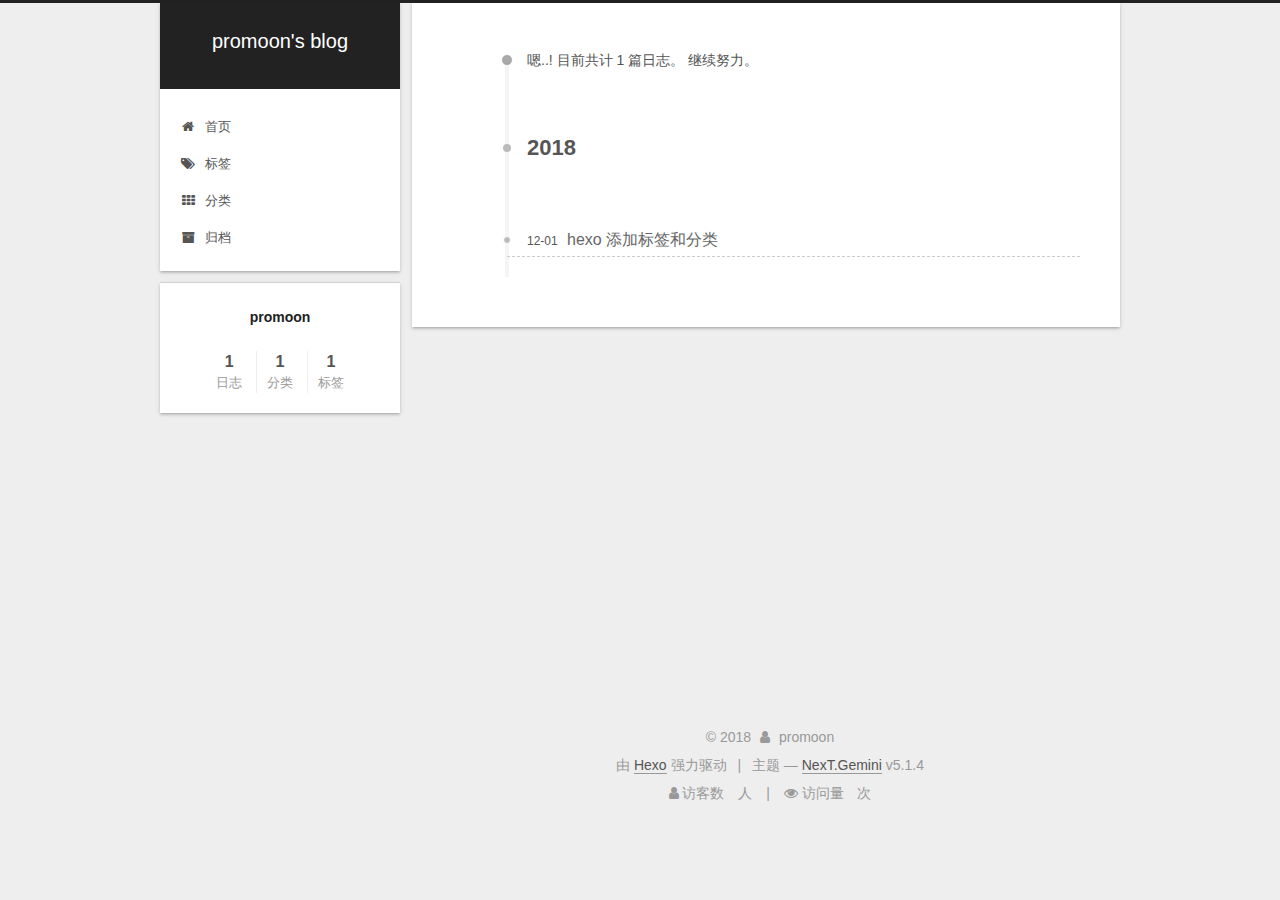
<file: archives/2018/12/index.html>
<!DOCTYPE html>




<html class="theme-next gemini" lang="zh-Hans">
<head><meta name="generator" content="Hexo 3.8.0">
  <meta charset="UTF-8">
<meta http-equiv="X-UA-Compatible" content="IE=edge">
<meta name="viewport" content="width=device-width, initial-scale=1, maximum-scale=1">
<meta name="theme-color" content="#222">









<meta http-equiv="Cache-Control" content="no-transform">
<meta http-equiv="Cache-Control" content="no-siteapp">



  <meta name="google-site-verification" content="GNS90si99oB4pvDgUFQ1ZwdfjWUZWPSOFUnm2gTwYl4">








  <meta name="baidu-site-verification" content="7hOKDbmYq6">







  
  
  <link href="/lib/fancybox/source/jquery.fancybox.css?v=2.1.5" rel="stylesheet" type="text/css">







<link href="/lib/font-awesome/css/font-awesome.min.css?v=4.6.2" rel="stylesheet" type="text/css">

<link href="/css/main.css?v=5.1.4" rel="stylesheet" type="text/css">


  <link rel="apple-touch-icon" sizes="180x180" href="/images/apple-touch-icon-next.png?v=5.1.4">


  <link rel="icon" type="image/png" sizes="32x32" href="/images/favicon-32x32-next.png?v=5.1.4">


  <link rel="icon" type="image/png" sizes="16x16" href="/images/favicon-16x16-next.png?v=5.1.4">


  <link rel="mask-icon" href="/images/logo.svg?v=5.1.4" color="#222">





  <meta name="keywords" content="Hexo, NexT">










<meta property="og:type" content="website">
<meta property="og:title" content="promoon&#39;s blog">
<meta property="og:url" content="https://promoon.github.io/archives/2018/12/index.html">
<meta property="og:site_name" content="promoon&#39;s blog">
<meta property="og:locale" content="zh-Hans">
<meta name="twitter:card" content="summary">
<meta name="twitter:title" content="promoon&#39;s blog">



<script type="text/javascript" id="hexo.configurations">
  var NexT = window.NexT || {};
  var CONFIG = {
    root: '/',
    scheme: 'Gemini',
    version: '5.1.4',
    sidebar: {"position":"left","display":"post","offset":12,"b2t":false,"scrollpercent":false,"onmobile":false},
    fancybox: true,
    tabs: true,
    motion: {"enable":false,"async":false,"transition":{"post_block":"fadeIn","post_header":"slideDownIn","post_body":"slideDownIn","coll_header":"slideLeftIn","sidebar":"slideUpIn"}},
    duoshuo: {
      userId: '0',
      author: '博主'
    },
    algolia: {
      applicationID: '',
      apiKey: '',
      indexName: '',
      hits: {"per_page":10},
      labels: {"input_placeholder":"Search for Posts","hits_empty":"We didn't find any results for the search: ${query}","hits_stats":"${hits} results found in ${time} ms"}
    }
  };
</script>



  <link rel="canonical" href="https://promoon.github.io/archives/2018/12/">





  <title>归档 | promoon's blog</title>
  








</head>

<body itemscope="" itemtype="http://schema.org/WebPage" lang="zh-Hans">

  
  
    
  

  <div class="container sidebar-position-left page-archive">
    <div class="headband"></div>

    <header id="header" class="header" itemscope="" itemtype="http://schema.org/WPHeader">
      <div class="header-inner"><div class="site-brand-wrapper">
  <div class="site-meta ">
    

    <div class="custom-logo-site-title">
      <a href="/" class="brand" rel="start">
        <span class="logo-line-before"><i></i></span>
        <span class="site-title">promoon's blog</span>
        <span class="logo-line-after"><i></i></span>
      </a>
    </div>
      
        <p class="site-subtitle"></p>
      
  </div>

  <div class="site-nav-toggle">
    <button>
      <span class="btn-bar"></span>
      <span class="btn-bar"></span>
      <span class="btn-bar"></span>
    </button>
  </div>
</div>

<nav class="site-nav">
  

  
    <ul id="menu" class="menu">
      
        
        <li class="menu-item menu-item-home">
          <a href="/" rel="section">
            
              <i class="menu-item-icon fa fa-fw fa-home"></i> <br>
            
            首页
          </a>
        </li>
      
        
        <li class="menu-item menu-item-tags">
          <a href="/tags/" rel="section">
            
              <i class="menu-item-icon fa fa-fw fa-tags"></i> <br>
            
            标签
          </a>
        </li>
      
        
        <li class="menu-item menu-item-categories">
          <a href="/categories/" rel="section">
            
              <i class="menu-item-icon fa fa-fw fa-th"></i> <br>
            
            分类
          </a>
        </li>
      
        
        <li class="menu-item menu-item-archives">
          <a href="/archives/" rel="section">
            
              <i class="menu-item-icon fa fa-fw fa-archive"></i> <br>
            
            归档
          </a>
        </li>
      

      
    </ul>
  

  
</nav>



 </div>
    </header>

    <main id="main" class="main">
      <div class="main-inner">
        <div class="content-wrap">
          <div id="content" class="content">
            

  
  
  
  <div class="post-block archive">
    <div id="posts" class="posts-collapse">
      <span class="archive-move-on"></span>

      <span class="archive-page-counter">
        
        
        
          
        
        嗯..! 目前共计 1 篇日志。 继续努力。
      </span>

      

        
        
        

        
          
          <div class="collection-title">
            <h1 class="archive-year" id="archive-year-2018">2018</h1>
          </div>
        
        

        

  <article class="post post-type-normal" itemscope="" itemtype="http://schema.org/Article">
    <header class="post-header">

      <h2 class="post-title">
        
            <a class="post-title-link" href="/2018/12/01/hexo_categories_tags/" itemprop="url">
              
                <span itemprop="name">hexo 添加标签和分类</span>
              
            </a>
        
      </h2>

      <div class="post-meta">
        <time class="post-time" itemprop="dateCreated" datetime="2018-12-01T01:06:34+08:00" content="2018-12-01">
          12-01
        </time>
      </div>

    </header>
  </article>



      

    </div>
  </div>
  
  
  

  



          </div>
          


          

        </div>
        
          
  
  <div class="sidebar-toggle">
    <div class="sidebar-toggle-line-wrap">
      <span class="sidebar-toggle-line sidebar-toggle-line-first"></span>
      <span class="sidebar-toggle-line sidebar-toggle-line-middle"></span>
      <span class="sidebar-toggle-line sidebar-toggle-line-last"></span>
    </div>
  </div>

  <aside id="sidebar" class="sidebar">
    
    <div class="sidebar-inner">

      

      

      <section class="site-overview-wrap sidebar-panel sidebar-panel-active">
        <div class="site-overview">
          <div class="site-author motion-element" itemprop="author" itemscope="" itemtype="http://schema.org/Person">
            
              <p class="site-author-name" itemprop="name">promoon</p>
              <p class="site-description motion-element" itemprop="description"></p>
          </div>

          <nav class="site-state motion-element">

            
              <div class="site-state-item site-state-posts">
              
                <a href="/archives/">
              
                  <span class="site-state-item-count">1</span>
                  <span class="site-state-item-name">日志</span>
                </a>
              </div>
            

            
              
              
              <div class="site-state-item site-state-categories">
                <a href="/categories/index.html">
                  <span class="site-state-item-count">1</span>
                  <span class="site-state-item-name">分类</span>
                </a>
              </div>
            

            
              
              
              <div class="site-state-item site-state-tags">
                <a href="/tags/index.html">
                  <span class="site-state-item-count">1</span>
                  <span class="site-state-item-name">标签</span>
                </a>
              </div>
            

          </nav>

          

          

          
          

          
          

          

        </div>
      </section>

      

      

    </div>
  </aside>


        
      </div>
    </main>

    <footer id="footer" class="footer">
      <div class="footer-inner">
        <div class="copyright">&copy; <span itemprop="copyrightYear">2018</span>
  <span class="with-love">
    <i class="fa fa-user"></i>
  </span>
  <span class="author" itemprop="copyrightHolder">promoon</span>

  
</div>


  <div class="powered-by">由 <a class="theme-link" target="_blank" href="https://hexo.io">Hexo</a> 强力驱动</div>



  <span class="post-meta-divider">|</span>



  <div class="theme-info">主题 &mdash; <a class="theme-link" target="_blank" href="https://github.com/iissnan/hexo-theme-next">NexT.Gemini</a> v5.1.4</div>




        
<div class="busuanzi-count">
  <script async src="https://busuanzi.ibruce.info/busuanzi/2.3/busuanzi.pure.mini.js"></script>

  
    <span class="site-uv">
      <i class="fa fa-user"></i> 访客数
      <span class="busuanzi-value" id="busuanzi_value_site_uv"></span>
      人
    </span>
  

  
    <span class="site-pv">
      <i class="fa fa-eye"></i> 访问量
      <span class="busuanzi-value" id="busuanzi_value_site_pv"></span>
      次
    </span>
  
</div>








        
      </div>
    </footer>

    
      <div class="back-to-top">
        <i class="fa fa-arrow-up"></i>
        
      </div>
    

    

  </div>

  

<script type="text/javascript">
  if (Object.prototype.toString.call(window.Promise) !== '[object Function]') {
    window.Promise = null;
  }
</script>









  












  
  
    <script type="text/javascript" src="/lib/jquery/index.js?v=2.1.3"></script>
  

  
  
    <script type="text/javascript" src="/lib/fastclick/lib/fastclick.min.js?v=1.0.6"></script>
  

  
  
    <script type="text/javascript" src="/lib/jquery_lazyload/jquery.lazyload.js?v=1.9.7"></script>
  

  
  
    <script type="text/javascript" src="/lib/velocity/velocity.min.js?v=1.2.1"></script>
  

  
  
    <script type="text/javascript" src="/lib/velocity/velocity.ui.min.js?v=1.2.1"></script>
  

  
  
    <script type="text/javascript" src="/lib/fancybox/source/jquery.fancybox.pack.js?v=2.1.5"></script>
  


  


  <script type="text/javascript" src="/js/src/utils.js?v=5.1.4"></script>

  <script type="text/javascript" src="/js/src/motion.js?v=5.1.4"></script>



  
  


  <script type="text/javascript" src="/js/src/affix.js?v=5.1.4"></script>

  <script type="text/javascript" src="/js/src/schemes/pisces.js?v=5.1.4"></script>



  

  


  <script type="text/javascript" src="/js/src/bootstrap.js?v=5.1.4"></script>



  


  




	





  





  







<!-- LOCAL: You can save these files to your site and update links -->
    
        
        <link rel="stylesheet" href="https://imsun.github.io/gitment/style/default.css">
        <script src="https://imsun.github.io/gitment/dist/gitment.browser.js"></script>
    
<!-- END LOCAL -->

    

    







  





  

  

  
<script>
(function(){
    var bp = document.createElement('script');
    var curProtocol = window.location.protocol.split(':')[0];
    if (curProtocol === 'https') {
        bp.src = 'https://zz.bdstatic.com/linksubmit/push.js';        
    }
    else {
        bp.src = 'http://push.zhanzhang.baidu.com/push.js';
    }
    var s = document.getElementsByTagName("script")[0];
    s.parentNode.insertBefore(bp, s);
})();
</script>


  
  

  

  

  

</body>
</html>
</file>
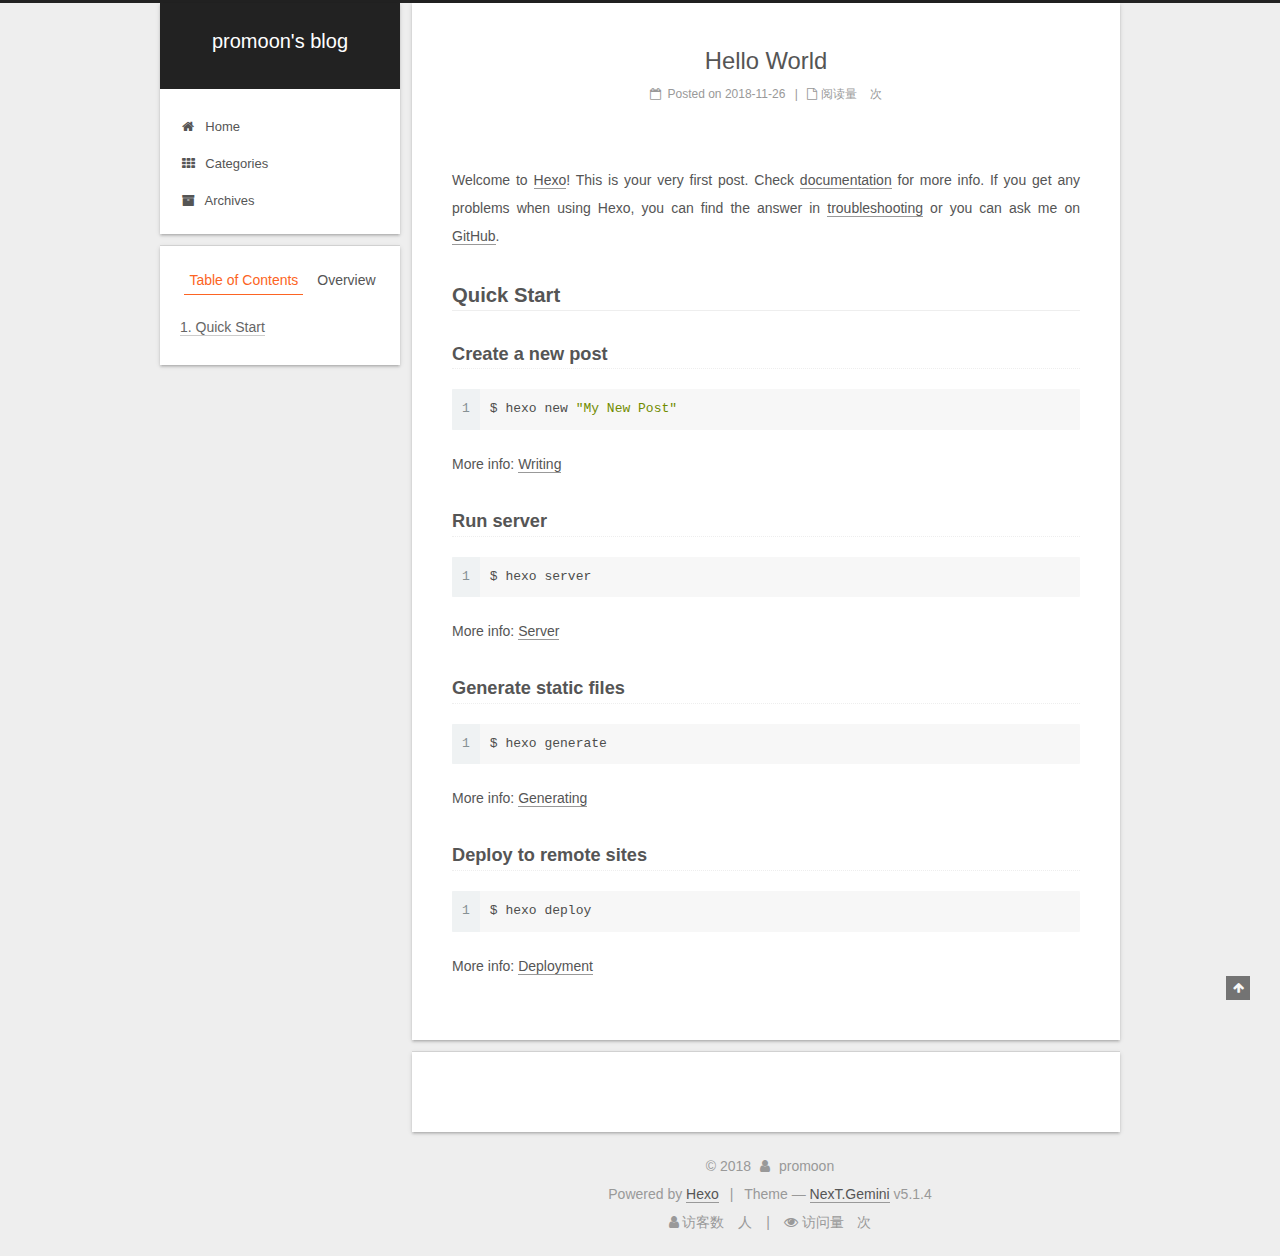
<file: 2018/11/26/hello-world/index.html>
<!DOCTYPE html>




<html class="theme-next gemini" lang="">
<head><meta name="generator" content="Hexo 3.8.0">
  <meta charset="UTF-8">
<meta http-equiv="X-UA-Compatible" content="IE=edge">
<meta name="viewport" content="width=device-width, initial-scale=1, maximum-scale=1">
<meta name="theme-color" content="#222">









<meta http-equiv="Cache-Control" content="no-transform">
<meta http-equiv="Cache-Control" content="no-siteapp">



  <meta name="google-site-verification" content="GNS90si99oB4pvDgUFQ1ZwdfjWUZWPSOFUnm2gTwYl4">








  <meta name="baidu-site-verification" content="7hOKDbmYq6">







  
  
  <link href="/lib/fancybox/source/jquery.fancybox.css?v=2.1.5" rel="stylesheet" type="text/css">







<link href="/lib/font-awesome/css/font-awesome.min.css?v=4.6.2" rel="stylesheet" type="text/css">

<link href="/css/main.css?v=5.1.4" rel="stylesheet" type="text/css">


  <link rel="apple-touch-icon" sizes="180x180" href="/images/apple-touch-icon-next.png?v=5.1.4">


  <link rel="icon" type="image/png" sizes="32x32" href="/images/favicon-32x32-next.png?v=5.1.4">


  <link rel="icon" type="image/png" sizes="16x16" href="/images/favicon-16x16-next.png?v=5.1.4">


  <link rel="mask-icon" href="/images/logo.svg?v=5.1.4" color="#222">





  <meta name="keywords" content="Hexo, NexT">










<meta name="description" content="Welcome to Hexo! This is your very first post. Check documentation for more info. If you get any problems when using Hexo, you can find the answer in troubleshooting or you can ask me on GitHub. Quick">
<meta property="og:type" content="article">
<meta property="og:title" content="Hello World">
<meta property="og:url" content="https://promoon.github.io/2018/11/26/hello-world/index.html">
<meta property="og:site_name" content="promoon&#39;s blog">
<meta property="og:description" content="Welcome to Hexo! This is your very first post. Check documentation for more info. If you get any problems when using Hexo, you can find the answer in troubleshooting or you can ask me on GitHub. Quick">
<meta property="og:locale" content="default">
<meta property="og:updated_time" content="2018-11-26T14:33:04.628Z">
<meta name="twitter:card" content="summary">
<meta name="twitter:title" content="Hello World">
<meta name="twitter:description" content="Welcome to Hexo! This is your very first post. Check documentation for more info. If you get any problems when using Hexo, you can find the answer in troubleshooting or you can ask me on GitHub. Quick">



<script type="text/javascript" id="hexo.configurations">
  var NexT = window.NexT || {};
  var CONFIG = {
    root: '/',
    scheme: 'Gemini',
    version: '5.1.4',
    sidebar: {"position":"left","display":"post","offset":12,"b2t":false,"scrollpercent":false,"onmobile":false},
    fancybox: true,
    tabs: true,
    motion: {"enable":false,"async":false,"transition":{"post_block":"fadeIn","post_header":"slideDownIn","post_body":"slideDownIn","coll_header":"slideLeftIn","sidebar":"slideUpIn"}},
    duoshuo: {
      userId: '0',
      author: 'Author'
    },
    algolia: {
      applicationID: '',
      apiKey: '',
      indexName: '',
      hits: {"per_page":10},
      labels: {"input_placeholder":"Search for Posts","hits_empty":"We didn't find any results for the search: ${query}","hits_stats":"${hits} results found in ${time} ms"}
    }
  };
</script>



  <link rel="canonical" href="https://promoon.github.io/2018/11/26/hello-world/">





  <title>Hello World | promoon's blog</title>
  








</head>

<body itemscope="" itemtype="http://schema.org/WebPage" lang="default">

  
  
    
  

  <div class="container sidebar-position-left page-post-detail">
    <div class="headband"></div>

    <header id="header" class="header" itemscope="" itemtype="http://schema.org/WPHeader">
      <div class="header-inner"><div class="site-brand-wrapper">
  <div class="site-meta ">
    

    <div class="custom-logo-site-title">
      <a href="/" class="brand" rel="start">
        <span class="logo-line-before"><i></i></span>
        <span class="site-title">promoon's blog</span>
        <span class="logo-line-after"><i></i></span>
      </a>
    </div>
      
        <p class="site-subtitle"></p>
      
  </div>

  <div class="site-nav-toggle">
    <button>
      <span class="btn-bar"></span>
      <span class="btn-bar"></span>
      <span class="btn-bar"></span>
    </button>
  </div>
</div>

<nav class="site-nav">
  

  
    <ul id="menu" class="menu">
      
        
        <li class="menu-item menu-item-home">
          <a href="/" rel="section">
            
              <i class="menu-item-icon fa fa-fw fa-home"></i> <br>
            
            Home
          </a>
        </li>
      
        
        <li class="menu-item menu-item-categories">
          <a href="/categories/" rel="section">
            
              <i class="menu-item-icon fa fa-fw fa-th"></i> <br>
            
            Categories
          </a>
        </li>
      
        
        <li class="menu-item menu-item-archives">
          <a href="/archives/" rel="section">
            
              <i class="menu-item-icon fa fa-fw fa-archive"></i> <br>
            
            Archives
          </a>
        </li>
      

      
    </ul>
  

  
</nav>



 </div>
    </header>

    <main id="main" class="main">
      <div class="main-inner">
        <div class="content-wrap">
          <div id="content" class="content">
            

  <div id="posts" class="posts-expand">
    

  

  
  
  

  <article class="post post-type-normal" itemscope="" itemtype="http://schema.org/Article">
  
  
  
  <div class="post-block">
    <link itemprop="mainEntityOfPage" href="https://promoon.github.io/2018/11/26/hello-world/">

    <span hidden itemprop="author" itemscope="" itemtype="http://schema.org/Person">
      <meta itemprop="name" content="promoon">
      <meta itemprop="description" content="">
      <meta itemprop="image" content="/images/avatar.gif">
    </span>

    <span hidden itemprop="publisher" itemscope="" itemtype="http://schema.org/Organization">
      <meta itemprop="name" content="promoon's blog">
    </span>

    
      <header class="post-header">

        
        
          <h1 class="post-title" itemprop="name headline">Hello World</h1>
        

        <div class="post-meta">
          <span class="post-time">
            
              <span class="post-meta-item-icon">
                <i class="fa fa-calendar-o"></i>
              </span>
              
                <span class="post-meta-item-text">Posted on</span>
              
              <time title="Post created" itemprop="dateCreated datePublished" datetime="2018-11-26T22:33:04+08:00">
                2018-11-26
              </time>
            

            

            
          </span>

          

          
            
          

          
          

          
            <span class="post-meta-divider">|</span>
            <span class="page-pv"><i class="fa fa-file-o"></i> 阅读量
            <span class="busuanzi-value" id="busuanzi_value_page_pv"></span>次
            </span>
          

          

          

        </div>
      </header>
    

    
    
    
    <div class="post-body" itemprop="articleBody">

      
      

      
        <p>Welcome to <a href="https://hexo.io/" target="_blank" rel="noopener">Hexo</a>! This is your very first post. Check <a href="https://hexo.io/docs/" target="_blank" rel="noopener">documentation</a> for more info. If you get any problems when using Hexo, you can find the answer in <a href="https://hexo.io/docs/troubleshooting.html" target="_blank" rel="noopener">troubleshooting</a> or you can ask me on <a href="https://github.com/hexojs/hexo/issues" target="_blank" rel="noopener">GitHub</a>.</p>
<h2 id="Quick-Start"><a href="#Quick-Start" class="headerlink" title="Quick Start"></a>Quick Start</h2><h3 id="Create-a-new-post"><a href="#Create-a-new-post" class="headerlink" title="Create a new post"></a>Create a new post</h3><figure class="highlight bash"><table><tr><td class="gutter"><pre><span class="line">1</span><br></pre></td><td class="code"><pre><span class="line">$ hexo new <span class="string">"My New Post"</span></span><br></pre></td></tr></table></figure>
<p>More info: <a href="https://hexo.io/docs/writing.html" target="_blank" rel="noopener">Writing</a></p>
<h3 id="Run-server"><a href="#Run-server" class="headerlink" title="Run server"></a>Run server</h3><figure class="highlight bash"><table><tr><td class="gutter"><pre><span class="line">1</span><br></pre></td><td class="code"><pre><span class="line">$ hexo server</span><br></pre></td></tr></table></figure>
<p>More info: <a href="https://hexo.io/docs/server.html" target="_blank" rel="noopener">Server</a></p>
<h3 id="Generate-static-files"><a href="#Generate-static-files" class="headerlink" title="Generate static files"></a>Generate static files</h3><figure class="highlight bash"><table><tr><td class="gutter"><pre><span class="line">1</span><br></pre></td><td class="code"><pre><span class="line">$ hexo generate</span><br></pre></td></tr></table></figure>
<p>More info: <a href="https://hexo.io/docs/generating.html" target="_blank" rel="noopener">Generating</a></p>
<h3 id="Deploy-to-remote-sites"><a href="#Deploy-to-remote-sites" class="headerlink" title="Deploy to remote sites"></a>Deploy to remote sites</h3><figure class="highlight bash"><table><tr><td class="gutter"><pre><span class="line">1</span><br></pre></td><td class="code"><pre><span class="line">$ hexo deploy</span><br></pre></td></tr></table></figure>
<p>More info: <a href="https://hexo.io/docs/deployment.html" target="_blank" rel="noopener">Deployment</a></p>

      
    </div>
    
    
    

    

    

    

    <footer class="post-footer">
      

      
      
      

      

      
      
    </footer>
  </div>
  
  
  
  </article>



    <div class="post-spread">
      
    </div>
  </div>


          </div>
          


          

  
    <div class="comments" id="comments">
      
        <div id="gitment-container"></div>
      
    </div>

  



        </div>
        
          
  
  <div class="sidebar-toggle">
    <div class="sidebar-toggle-line-wrap">
      <span class="sidebar-toggle-line sidebar-toggle-line-first"></span>
      <span class="sidebar-toggle-line sidebar-toggle-line-middle"></span>
      <span class="sidebar-toggle-line sidebar-toggle-line-last"></span>
    </div>
  </div>

  <aside id="sidebar" class="sidebar">
    
    <div class="sidebar-inner">

      

      
        <ul class="sidebar-nav motion-element">
          <li class="sidebar-nav-toc sidebar-nav-active" data-target="post-toc-wrap">
            Table of Contents
          </li>
          <li class="sidebar-nav-overview" data-target="site-overview-wrap">
            Overview
          </li>
        </ul>
      

      <section class="site-overview-wrap sidebar-panel">
        <div class="site-overview">
          <div class="site-author motion-element" itemprop="author" itemscope="" itemtype="http://schema.org/Person">
            
              <p class="site-author-name" itemprop="name">promoon</p>
              <p class="site-description motion-element" itemprop="description"></p>
          </div>

          <nav class="site-state motion-element">

            
              <div class="site-state-item site-state-posts">
              
                <a href="/archives/">
              
                  <span class="site-state-item-count">1</span>
                  <span class="site-state-item-name">posts</span>
                </a>
              </div>
            

            

            

          </nav>

          

          

          
          

          
          

          

        </div>
      </section>

      
      <!--noindex-->
        <section class="post-toc-wrap motion-element sidebar-panel sidebar-panel-active">
          <div class="post-toc">

            
              
            

            
              <div class="post-toc-content"><ol class="nav"><li class="nav-item nav-level-2"><a class="nav-link" href="#Quick-Start"><span class="nav-number">1.</span> <span class="nav-text">Quick Start</span></a><ol class="nav-child"><li class="nav-item nav-level-3"><a class="nav-link" href="#Create-a-new-post"><span class="nav-number">1.1.</span> <span class="nav-text">Create a new post</span></a></li><li class="nav-item nav-level-3"><a class="nav-link" href="#Run-server"><span class="nav-number">1.2.</span> <span class="nav-text">Run server</span></a></li><li class="nav-item nav-level-3"><a class="nav-link" href="#Generate-static-files"><span class="nav-number">1.3.</span> <span class="nav-text">Generate static files</span></a></li><li class="nav-item nav-level-3"><a class="nav-link" href="#Deploy-to-remote-sites"><span class="nav-number">1.4.</span> <span class="nav-text">Deploy to remote sites</span></a></li></ol></li></ol></div>
            

          </div>
        </section>
      <!--/noindex-->
      

      

    </div>
  </aside>


        
      </div>
    </main>

    <footer id="footer" class="footer">
      <div class="footer-inner">
        <div class="copyright">&copy; <span itemprop="copyrightYear">2018</span>
  <span class="with-love">
    <i class="fa fa-user"></i>
  </span>
  <span class="author" itemprop="copyrightHolder">promoon</span>

  
</div>


  <div class="powered-by">Powered by <a class="theme-link" target="_blank" href="https://hexo.io">Hexo</a></div>



  <span class="post-meta-divider">|</span>



  <div class="theme-info">Theme &mdash; <a class="theme-link" target="_blank" href="https://github.com/iissnan/hexo-theme-next">NexT.Gemini</a> v5.1.4</div>




        
<div class="busuanzi-count">
  <script async src="https://busuanzi.ibruce.info/busuanzi/2.3/busuanzi.pure.mini.js"></script>

  
    <span class="site-uv">
      <i class="fa fa-user"></i> 访客数
      <span class="busuanzi-value" id="busuanzi_value_site_uv"></span>
      人
    </span>
  

  
    <span class="site-pv">
      <i class="fa fa-eye"></i> 访问量
      <span class="busuanzi-value" id="busuanzi_value_site_pv"></span>
      次
    </span>
  
</div>








        
      </div>
    </footer>

    
      <div class="back-to-top">
        <i class="fa fa-arrow-up"></i>
        
      </div>
    

    

  </div>

  

<script type="text/javascript">
  if (Object.prototype.toString.call(window.Promise) !== '[object Function]') {
    window.Promise = null;
  }
</script>









  












  
  
    <script type="text/javascript" src="/lib/jquery/index.js?v=2.1.3"></script>
  

  
  
    <script type="text/javascript" src="/lib/fastclick/lib/fastclick.min.js?v=1.0.6"></script>
  

  
  
    <script type="text/javascript" src="/lib/jquery_lazyload/jquery.lazyload.js?v=1.9.7"></script>
  

  
  
    <script type="text/javascript" src="/lib/velocity/velocity.min.js?v=1.2.1"></script>
  

  
  
    <script type="text/javascript" src="/lib/velocity/velocity.ui.min.js?v=1.2.1"></script>
  

  
  
    <script type="text/javascript" src="/lib/fancybox/source/jquery.fancybox.pack.js?v=2.1.5"></script>
  


  


  <script type="text/javascript" src="/js/src/utils.js?v=5.1.4"></script>

  <script type="text/javascript" src="/js/src/motion.js?v=5.1.4"></script>



  
  


  <script type="text/javascript" src="/js/src/affix.js?v=5.1.4"></script>

  <script type="text/javascript" src="/js/src/schemes/pisces.js?v=5.1.4"></script>



  
  <script type="text/javascript" src="/js/src/scrollspy.js?v=5.1.4"></script>
<script type="text/javascript" src="/js/src/post-details.js?v=5.1.4"></script>



  


  <script type="text/javascript" src="/js/src/bootstrap.js?v=5.1.4"></script>



  


  




	





  





  







<!-- LOCAL: You can save these files to your site and update links -->
    
        
        <link rel="stylesheet" href="https://imsun.github.io/gitment/style/default.css">
        <script src="https://imsun.github.io/gitment/dist/gitment.browser.js"></script>
    
<!-- END LOCAL -->

    

    
      <script type="text/javascript">
      function renderGitment(){
        var gitment = new Gitment({
            id: window.location.pathname, 
            owner: 'promoon',
            repo: 'commentForBlog',
            
            oauth: {
            
            
                client_secret: '8b02ed291e42e8fc538cca7786b0daf835ad217c',
            
                client_id: '44ce7f5a49383ab6da3d'
            }});
        gitment.render('gitment-container');
      }

      
      renderGitment();
      
      </script>
    







  





  

  

  
<script>
(function(){
    var bp = document.createElement('script');
    var curProtocol = window.location.protocol.split(':')[0];
    if (curProtocol === 'https') {
        bp.src = 'https://zz.bdstatic.com/linksubmit/push.js';        
    }
    else {
        bp.src = 'http://push.zhanzhang.baidu.com/push.js';
    }
    var s = document.getElementsByTagName("script")[0];
    s.parentNode.insertBefore(bp, s);
})();
</script>


  
  

  

  

  

</body>
</html>
</file>
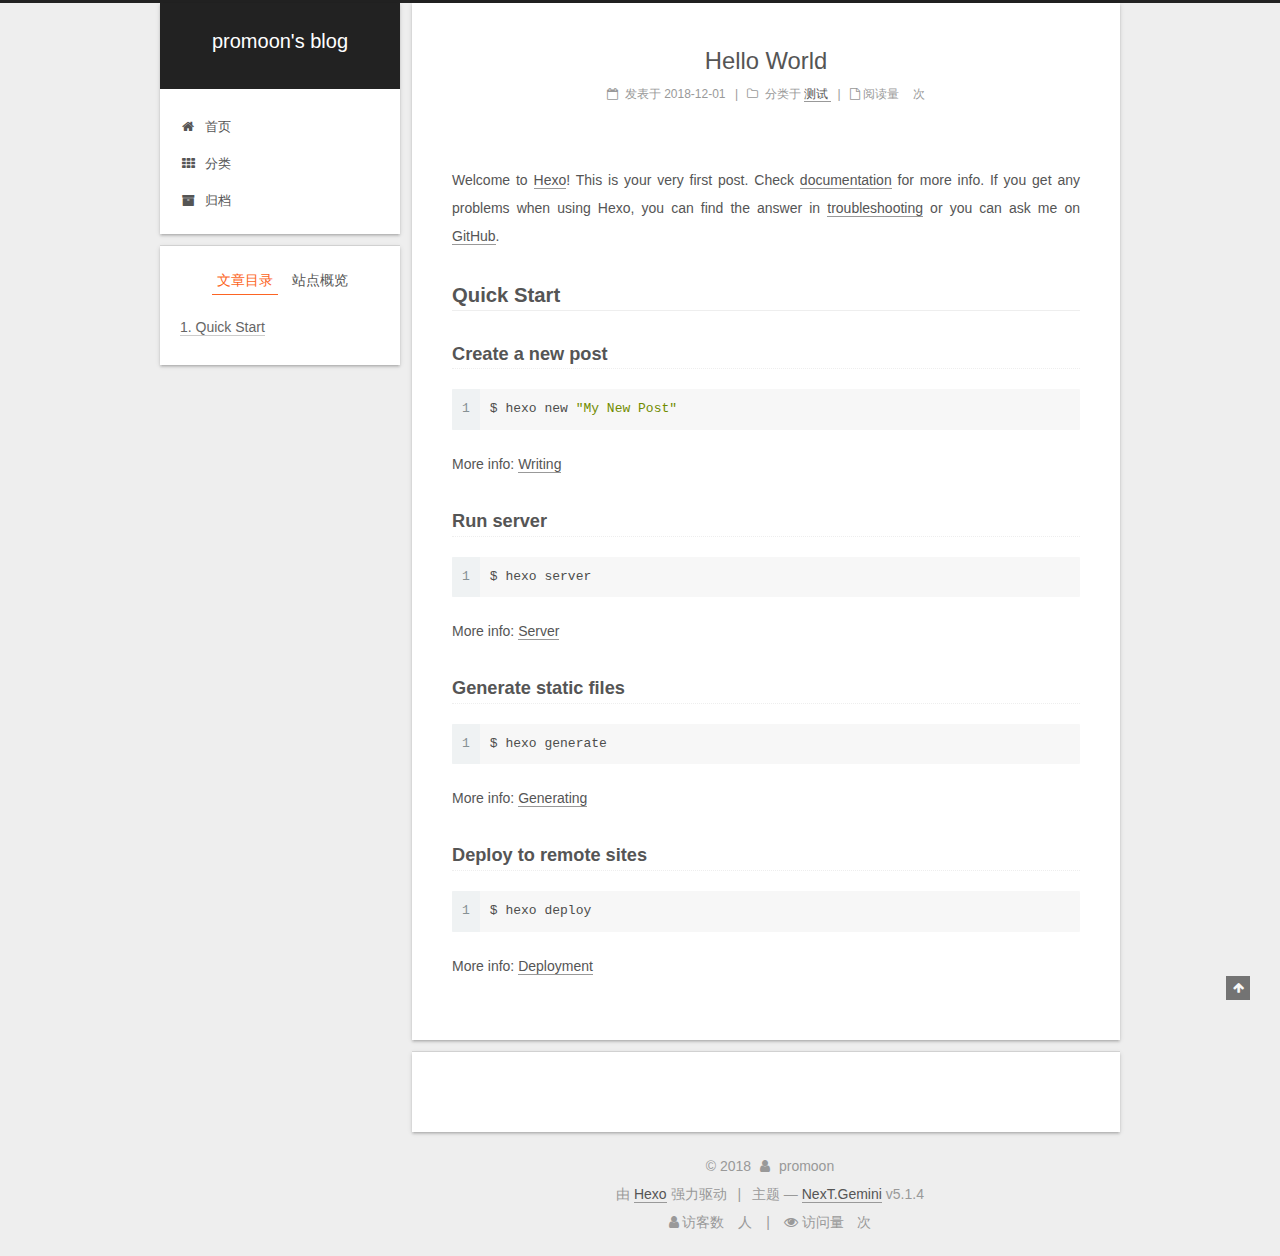
<file: 2018/12/01/hello-world/index.html>
<!DOCTYPE html>




<html class="theme-next gemini" lang="zh-Hans">
<head><meta name="generator" content="Hexo 3.8.0">
  <meta charset="UTF-8">
<meta http-equiv="X-UA-Compatible" content="IE=edge">
<meta name="viewport" content="width=device-width, initial-scale=1, maximum-scale=1">
<meta name="theme-color" content="#222">









<meta http-equiv="Cache-Control" content="no-transform">
<meta http-equiv="Cache-Control" content="no-siteapp">



  <meta name="google-site-verification" content="GNS90si99oB4pvDgUFQ1ZwdfjWUZWPSOFUnm2gTwYl4">








  <meta name="baidu-site-verification" content="7hOKDbmYq6">







  
  
  <link href="/lib/fancybox/source/jquery.fancybox.css?v=2.1.5" rel="stylesheet" type="text/css">







<link href="/lib/font-awesome/css/font-awesome.min.css?v=4.6.2" rel="stylesheet" type="text/css">

<link href="/css/main.css?v=5.1.4" rel="stylesheet" type="text/css">


  <link rel="apple-touch-icon" sizes="180x180" href="/images/apple-touch-icon-next.png?v=5.1.4">


  <link rel="icon" type="image/png" sizes="32x32" href="/images/favicon-32x32-next.png?v=5.1.4">


  <link rel="icon" type="image/png" sizes="16x16" href="/images/favicon-16x16-next.png?v=5.1.4">


  <link rel="mask-icon" href="/images/logo.svg?v=5.1.4" color="#222">





  <meta name="keywords" content="Hexo, NexT">










<meta name="description" content="Welcome to Hexo! This is your very first post. Check documentation for more info. If you get any problems when using Hexo, you can find the answer in troubleshooting or you can ask me on GitHub. Quick">
<meta property="og:type" content="article">
<meta property="og:title" content="Hello World">
<meta property="og:url" content="https://promoon.github.io/2018/12/01/hello-world/index.html">
<meta property="og:site_name" content="promoon&#39;s blog">
<meta property="og:description" content="Welcome to Hexo! This is your very first post. Check documentation for more info. If you get any problems when using Hexo, you can find the answer in troubleshooting or you can ask me on GitHub. Quick">
<meta property="og:locale" content="zh-Hans">
<meta property="og:updated_time" content="2018-11-30T16:58:50.072Z">
<meta name="twitter:card" content="summary">
<meta name="twitter:title" content="Hello World">
<meta name="twitter:description" content="Welcome to Hexo! This is your very first post. Check documentation for more info. If you get any problems when using Hexo, you can find the answer in troubleshooting or you can ask me on GitHub. Quick">



<script type="text/javascript" id="hexo.configurations">
  var NexT = window.NexT || {};
  var CONFIG = {
    root: '/',
    scheme: 'Gemini',
    version: '5.1.4',
    sidebar: {"position":"left","display":"post","offset":12,"b2t":false,"scrollpercent":false,"onmobile":false},
    fancybox: true,
    tabs: true,
    motion: {"enable":false,"async":false,"transition":{"post_block":"fadeIn","post_header":"slideDownIn","post_body":"slideDownIn","coll_header":"slideLeftIn","sidebar":"slideUpIn"}},
    duoshuo: {
      userId: '0',
      author: '博主'
    },
    algolia: {
      applicationID: '',
      apiKey: '',
      indexName: '',
      hits: {"per_page":10},
      labels: {"input_placeholder":"Search for Posts","hits_empty":"We didn't find any results for the search: ${query}","hits_stats":"${hits} results found in ${time} ms"}
    }
  };
</script>



  <link rel="canonical" href="https://promoon.github.io/2018/12/01/hello-world/">





  <title>Hello World | promoon's blog</title>
  








</head>

<body itemscope="" itemtype="http://schema.org/WebPage" lang="zh-Hans">

  
  
    
  

  <div class="container sidebar-position-left page-post-detail">
    <div class="headband"></div>

    <header id="header" class="header" itemscope="" itemtype="http://schema.org/WPHeader">
      <div class="header-inner"><div class="site-brand-wrapper">
  <div class="site-meta ">
    

    <div class="custom-logo-site-title">
      <a href="/" class="brand" rel="start">
        <span class="logo-line-before"><i></i></span>
        <span class="site-title">promoon's blog</span>
        <span class="logo-line-after"><i></i></span>
      </a>
    </div>
      
        <p class="site-subtitle"></p>
      
  </div>

  <div class="site-nav-toggle">
    <button>
      <span class="btn-bar"></span>
      <span class="btn-bar"></span>
      <span class="btn-bar"></span>
    </button>
  </div>
</div>

<nav class="site-nav">
  

  
    <ul id="menu" class="menu">
      
        
        <li class="menu-item menu-item-home">
          <a href="/" rel="section">
            
              <i class="menu-item-icon fa fa-fw fa-home"></i> <br>
            
            首页
          </a>
        </li>
      
        
        <li class="menu-item menu-item-categories">
          <a href="/categories/" rel="section">
            
              <i class="menu-item-icon fa fa-fw fa-th"></i> <br>
            
            分类
          </a>
        </li>
      
        
        <li class="menu-item menu-item-archives">
          <a href="/archives/" rel="section">
            
              <i class="menu-item-icon fa fa-fw fa-archive"></i> <br>
            
            归档
          </a>
        </li>
      

      
    </ul>
  

  
</nav>



 </div>
    </header>

    <main id="main" class="main">
      <div class="main-inner">
        <div class="content-wrap">
          <div id="content" class="content">
            

  <div id="posts" class="posts-expand">
    

  

  
  
  

  <article class="post post-type-normal" itemscope="" itemtype="http://schema.org/Article">
  
  
  
  <div class="post-block">
    <link itemprop="mainEntityOfPage" href="https://promoon.github.io/2018/12/01/hello-world/">

    <span hidden itemprop="author" itemscope="" itemtype="http://schema.org/Person">
      <meta itemprop="name" content="promoon">
      <meta itemprop="description" content="">
      <meta itemprop="image" content="/images/avatar.gif">
    </span>

    <span hidden itemprop="publisher" itemscope="" itemtype="http://schema.org/Organization">
      <meta itemprop="name" content="promoon's blog">
    </span>

    
      <header class="post-header">

        
        
          <h1 class="post-title" itemprop="name headline">Hello World</h1>
        

        <div class="post-meta">
          <span class="post-time">
            
              <span class="post-meta-item-icon">
                <i class="fa fa-calendar-o"></i>
              </span>
              
                <span class="post-meta-item-text">发表于</span>
              
              <time title="创建于" itemprop="dateCreated datePublished" datetime="2018-12-01T00:58:50+08:00">
                2018-12-01
              </time>
            

            

            
          </span>

          
            <span class="post-category">
            
              <span class="post-meta-divider">|</span>
            
              <span class="post-meta-item-icon">
                <i class="fa fa-folder-o"></i>
              </span>
              
                <span class="post-meta-item-text">分类于</span>
              
              
                <span itemprop="about" itemscope="" itemtype="http://schema.org/Thing">
                  <a href="/categories/测试/" itemprop="url" rel="index">
                    <span itemprop="name">测试</span>
                  </a>
                </span>

                
                
              
            </span>
          

          
            
          

          
          

          
            <span class="post-meta-divider">|</span>
            <span class="page-pv"><i class="fa fa-file-o"></i> 阅读量
            <span class="busuanzi-value" id="busuanzi_value_page_pv"></span>次
            </span>
          

          

          

        </div>
      </header>
    

    
    
    
    <div class="post-body" itemprop="articleBody">

      
      

      
        <p>Welcome to <a href="https://hexo.io/" target="_blank" rel="noopener">Hexo</a>! This is your very first post. Check <a href="https://hexo.io/docs/" target="_blank" rel="noopener">documentation</a> for more info. If you get any problems when using Hexo, you can find the answer in <a href="https://hexo.io/docs/troubleshooting.html" target="_blank" rel="noopener">troubleshooting</a> or you can ask me on <a href="https://github.com/hexojs/hexo/issues" target="_blank" rel="noopener">GitHub</a>.</p>
<h2 id="Quick-Start"><a href="#Quick-Start" class="headerlink" title="Quick Start"></a>Quick Start</h2><h3 id="Create-a-new-post"><a href="#Create-a-new-post" class="headerlink" title="Create a new post"></a>Create a new post</h3><figure class="highlight bash"><table><tr><td class="gutter"><pre><span class="line">1</span><br></pre></td><td class="code"><pre><span class="line">$ hexo new <span class="string">"My New Post"</span></span><br></pre></td></tr></table></figure>
<p>More info: <a href="https://hexo.io/docs/writing.html" target="_blank" rel="noopener">Writing</a></p>
<h3 id="Run-server"><a href="#Run-server" class="headerlink" title="Run server"></a>Run server</h3><figure class="highlight bash"><table><tr><td class="gutter"><pre><span class="line">1</span><br></pre></td><td class="code"><pre><span class="line">$ hexo server</span><br></pre></td></tr></table></figure>
<p>More info: <a href="https://hexo.io/docs/server.html" target="_blank" rel="noopener">Server</a></p>
<h3 id="Generate-static-files"><a href="#Generate-static-files" class="headerlink" title="Generate static files"></a>Generate static files</h3><figure class="highlight bash"><table><tr><td class="gutter"><pre><span class="line">1</span><br></pre></td><td class="code"><pre><span class="line">$ hexo generate</span><br></pre></td></tr></table></figure>
<p>More info: <a href="https://hexo.io/docs/generating.html" target="_blank" rel="noopener">Generating</a></p>
<h3 id="Deploy-to-remote-sites"><a href="#Deploy-to-remote-sites" class="headerlink" title="Deploy to remote sites"></a>Deploy to remote sites</h3><figure class="highlight bash"><table><tr><td class="gutter"><pre><span class="line">1</span><br></pre></td><td class="code"><pre><span class="line">$ hexo deploy</span><br></pre></td></tr></table></figure>
<p>More info: <a href="https://hexo.io/docs/deployment.html" target="_blank" rel="noopener">Deployment</a></p>

      
    </div>
    
    
    

    

    

    

    <footer class="post-footer">
      

      
      
      

      

      
      
    </footer>
  </div>
  
  
  
  </article>



    <div class="post-spread">
      
    </div>
  </div>


          </div>
          


          

  
    <div class="comments" id="comments">
      
        <div id="gitment-container"></div>
      
    </div>

  



        </div>
        
          
  
  <div class="sidebar-toggle">
    <div class="sidebar-toggle-line-wrap">
      <span class="sidebar-toggle-line sidebar-toggle-line-first"></span>
      <span class="sidebar-toggle-line sidebar-toggle-line-middle"></span>
      <span class="sidebar-toggle-line sidebar-toggle-line-last"></span>
    </div>
  </div>

  <aside id="sidebar" class="sidebar">
    
    <div class="sidebar-inner">

      

      
        <ul class="sidebar-nav motion-element">
          <li class="sidebar-nav-toc sidebar-nav-active" data-target="post-toc-wrap">
            文章目录
          </li>
          <li class="sidebar-nav-overview" data-target="site-overview-wrap">
            站点概览
          </li>
        </ul>
      

      <section class="site-overview-wrap sidebar-panel">
        <div class="site-overview">
          <div class="site-author motion-element" itemprop="author" itemscope="" itemtype="http://schema.org/Person">
            
              <p class="site-author-name" itemprop="name">promoon</p>
              <p class="site-description motion-element" itemprop="description"></p>
          </div>

          <nav class="site-state motion-element">

            
              <div class="site-state-item site-state-posts">
              
                <a href="/archives/">
              
                  <span class="site-state-item-count">1</span>
                  <span class="site-state-item-name">日志</span>
                </a>
              </div>
            

            
              
              
              <div class="site-state-item site-state-categories">
                <a href="/categories/index.html">
                  <span class="site-state-item-count">1</span>
                  <span class="site-state-item-name">分类</span>
                </a>
              </div>
            

            

          </nav>

          

          

          
          

          
          

          

        </div>
      </section>

      
      <!--noindex-->
        <section class="post-toc-wrap motion-element sidebar-panel sidebar-panel-active">
          <div class="post-toc">

            
              
            

            
              <div class="post-toc-content"><ol class="nav"><li class="nav-item nav-level-2"><a class="nav-link" href="#Quick-Start"><span class="nav-number">1.</span> <span class="nav-text">Quick Start</span></a><ol class="nav-child"><li class="nav-item nav-level-3"><a class="nav-link" href="#Create-a-new-post"><span class="nav-number">1.1.</span> <span class="nav-text">Create a new post</span></a></li><li class="nav-item nav-level-3"><a class="nav-link" href="#Run-server"><span class="nav-number">1.2.</span> <span class="nav-text">Run server</span></a></li><li class="nav-item nav-level-3"><a class="nav-link" href="#Generate-static-files"><span class="nav-number">1.3.</span> <span class="nav-text">Generate static files</span></a></li><li class="nav-item nav-level-3"><a class="nav-link" href="#Deploy-to-remote-sites"><span class="nav-number">1.4.</span> <span class="nav-text">Deploy to remote sites</span></a></li></ol></li></ol></div>
            

          </div>
        </section>
      <!--/noindex-->
      

      

    </div>
  </aside>


        
      </div>
    </main>

    <footer id="footer" class="footer">
      <div class="footer-inner">
        <div class="copyright">&copy; <span itemprop="copyrightYear">2018</span>
  <span class="with-love">
    <i class="fa fa-user"></i>
  </span>
  <span class="author" itemprop="copyrightHolder">promoon</span>

  
</div>


  <div class="powered-by">由 <a class="theme-link" target="_blank" href="https://hexo.io">Hexo</a> 强力驱动</div>



  <span class="post-meta-divider">|</span>



  <div class="theme-info">主题 &mdash; <a class="theme-link" target="_blank" href="https://github.com/iissnan/hexo-theme-next">NexT.Gemini</a> v5.1.4</div>




        
<div class="busuanzi-count">
  <script async src="https://busuanzi.ibruce.info/busuanzi/2.3/busuanzi.pure.mini.js"></script>

  
    <span class="site-uv">
      <i class="fa fa-user"></i> 访客数
      <span class="busuanzi-value" id="busuanzi_value_site_uv"></span>
      人
    </span>
  

  
    <span class="site-pv">
      <i class="fa fa-eye"></i> 访问量
      <span class="busuanzi-value" id="busuanzi_value_site_pv"></span>
      次
    </span>
  
</div>








        
      </div>
    </footer>

    
      <div class="back-to-top">
        <i class="fa fa-arrow-up"></i>
        
      </div>
    

    

  </div>

  

<script type="text/javascript">
  if (Object.prototype.toString.call(window.Promise) !== '[object Function]') {
    window.Promise = null;
  }
</script>









  












  
  
    <script type="text/javascript" src="/lib/jquery/index.js?v=2.1.3"></script>
  

  
  
    <script type="text/javascript" src="/lib/fastclick/lib/fastclick.min.js?v=1.0.6"></script>
  

  
  
    <script type="text/javascript" src="/lib/jquery_lazyload/jquery.lazyload.js?v=1.9.7"></script>
  

  
  
    <script type="text/javascript" src="/lib/velocity/velocity.min.js?v=1.2.1"></script>
  

  
  
    <script type="text/javascript" src="/lib/velocity/velocity.ui.min.js?v=1.2.1"></script>
  

  
  
    <script type="text/javascript" src="/lib/fancybox/source/jquery.fancybox.pack.js?v=2.1.5"></script>
  


  


  <script type="text/javascript" src="/js/src/utils.js?v=5.1.4"></script>

  <script type="text/javascript" src="/js/src/motion.js?v=5.1.4"></script>



  
  


  <script type="text/javascript" src="/js/src/affix.js?v=5.1.4"></script>

  <script type="text/javascript" src="/js/src/schemes/pisces.js?v=5.1.4"></script>



  
  <script type="text/javascript" src="/js/src/scrollspy.js?v=5.1.4"></script>
<script type="text/javascript" src="/js/src/post-details.js?v=5.1.4"></script>



  


  <script type="text/javascript" src="/js/src/bootstrap.js?v=5.1.4"></script>



  


  




	





  





  







<!-- LOCAL: You can save these files to your site and update links -->
    
        
        <link rel="stylesheet" href="https://imsun.github.io/gitment/style/default.css">
        <script src="https://imsun.github.io/gitment/dist/gitment.browser.js"></script>
    
<!-- END LOCAL -->

    

    
      <script type="text/javascript">
      function renderGitment(){
        var gitment = new Gitment({
            id: window.location.pathname, 
            owner: 'promoon',
            repo: 'commentForBlog',
            
            oauth: {
            
            
                client_secret: '8b02ed291e42e8fc538cca7786b0daf835ad217c',
            
                client_id: '44ce7f5a49383ab6da3d'
            }});
        gitment.render('gitment-container');
      }

      
      renderGitment();
      
      </script>
    







  





  

  

  
<script>
(function(){
    var bp = document.createElement('script');
    var curProtocol = window.location.protocol.split(':')[0];
    if (curProtocol === 'https') {
        bp.src = 'https://zz.bdstatic.com/linksubmit/push.js';        
    }
    else {
        bp.src = 'http://push.zhanzhang.baidu.com/push.js';
    }
    var s = document.getElementsByTagName("script")[0];
    s.parentNode.insertBefore(bp, s);
})();
</script>


  
  

  

  

  

</body>
</html>
</file>
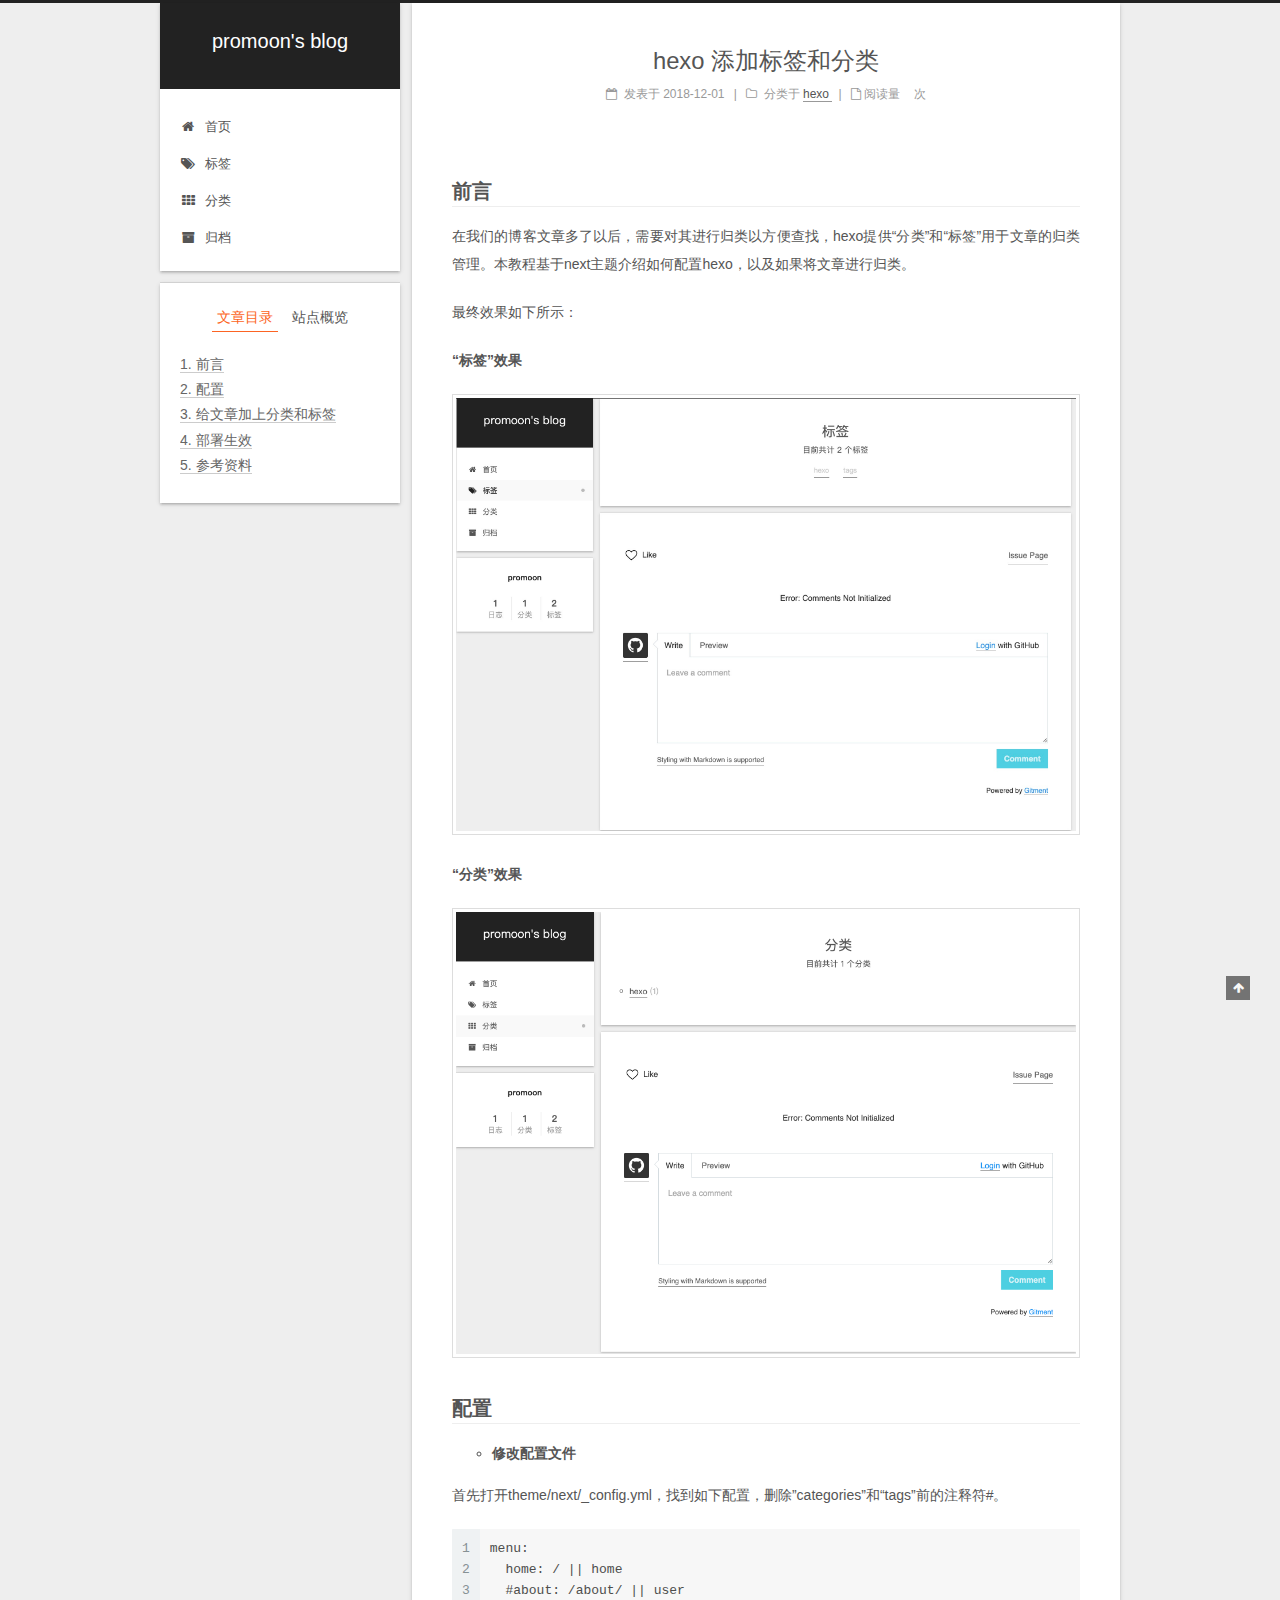
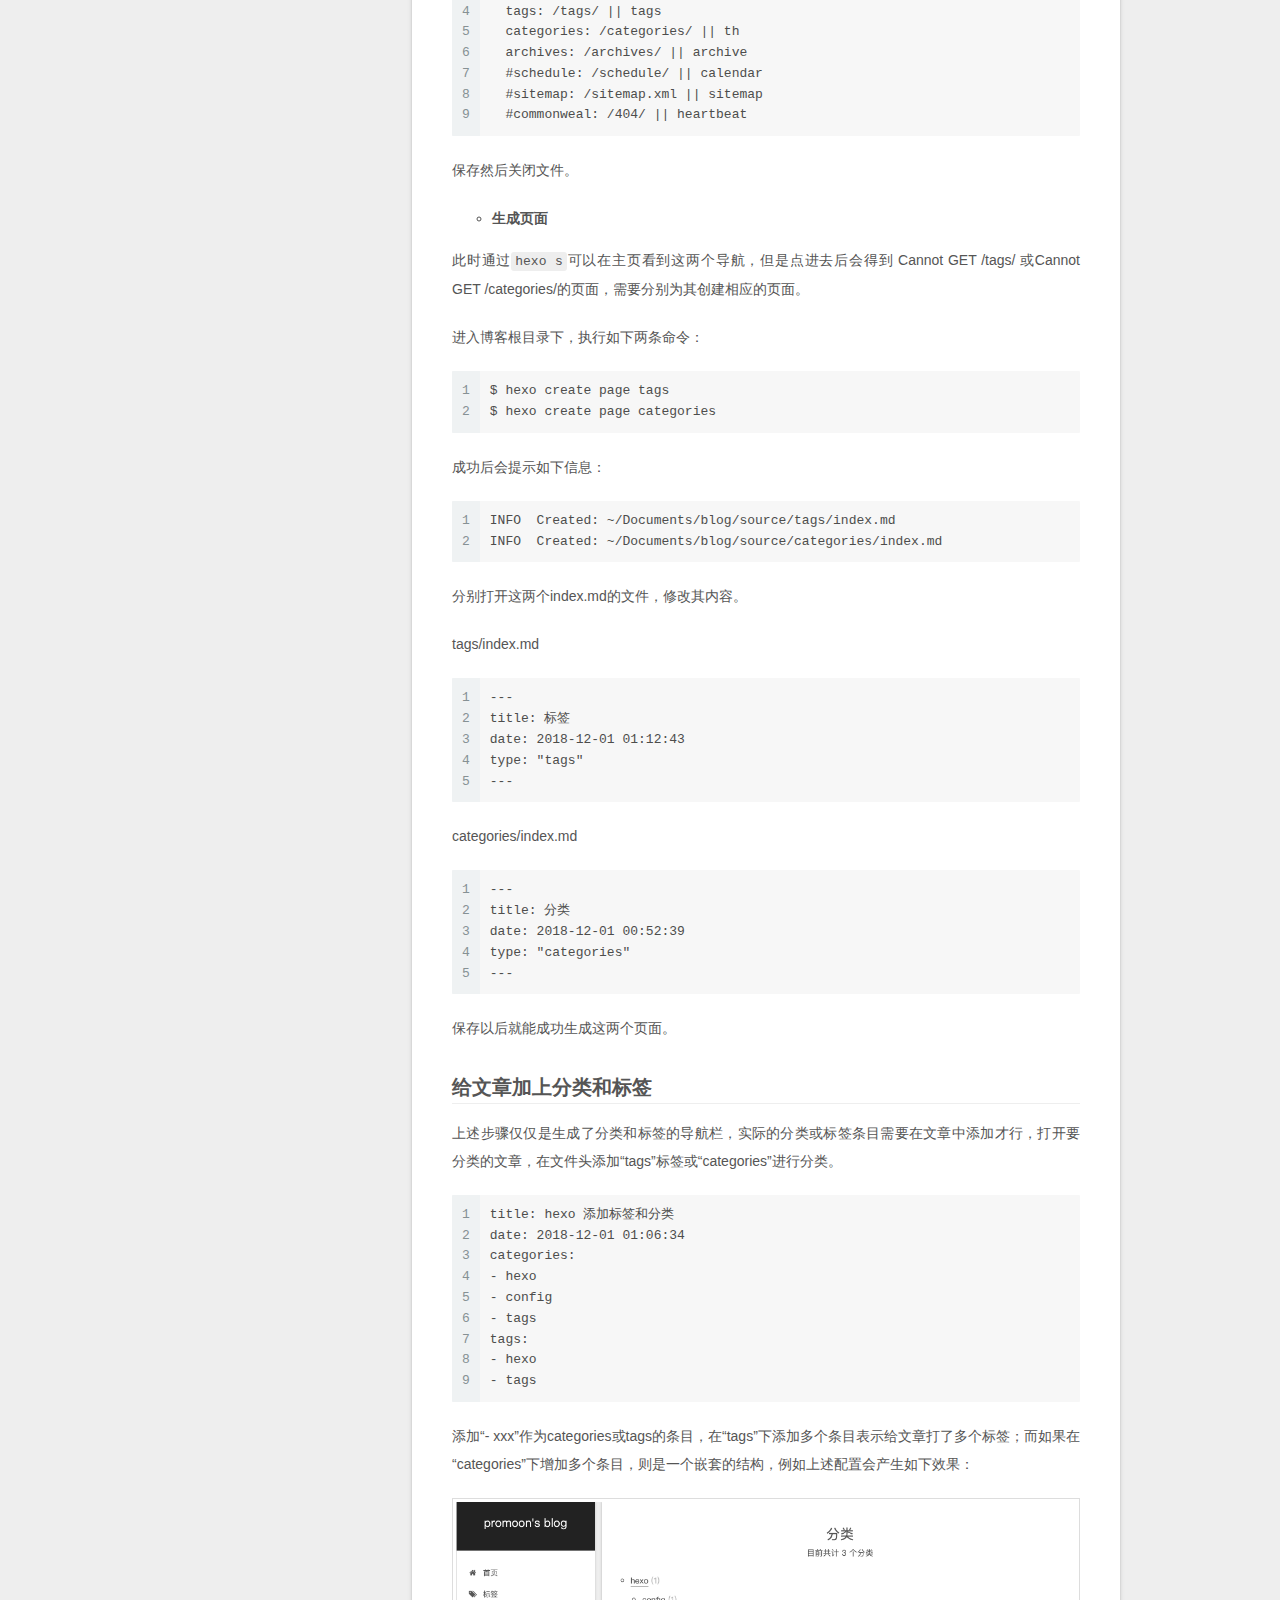
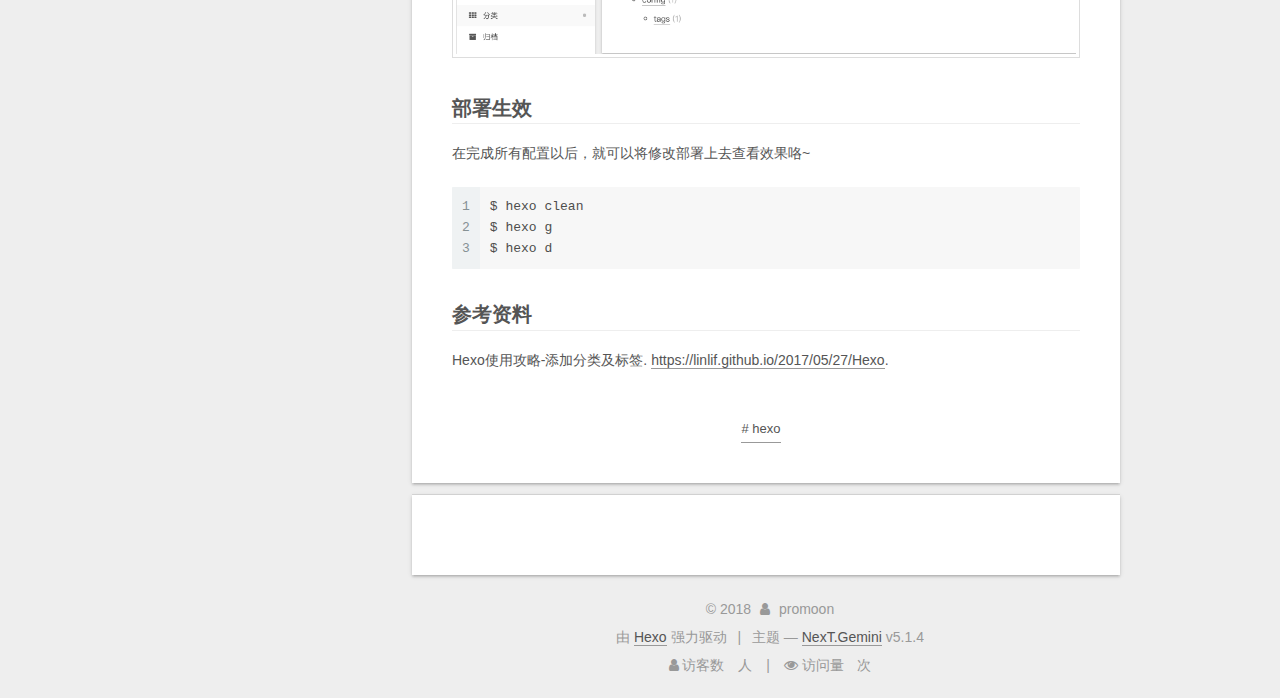
<file: 2018/12/01/hexo_categories_tags/index.html>
<!DOCTYPE html>




<html class="theme-next gemini" lang="zh-Hans">
<head><meta name="generator" content="Hexo 3.8.0">
  <meta charset="UTF-8">
<meta http-equiv="X-UA-Compatible" content="IE=edge">
<meta name="viewport" content="width=device-width, initial-scale=1, maximum-scale=1">
<meta name="theme-color" content="#222">









<meta http-equiv="Cache-Control" content="no-transform">
<meta http-equiv="Cache-Control" content="no-siteapp">



  <meta name="google-site-verification" content="GNS90si99oB4pvDgUFQ1ZwdfjWUZWPSOFUnm2gTwYl4">








  <meta name="baidu-site-verification" content="7hOKDbmYq6">







  
  
  <link href="/lib/fancybox/source/jquery.fancybox.css?v=2.1.5" rel="stylesheet" type="text/css">







<link href="/lib/font-awesome/css/font-awesome.min.css?v=4.6.2" rel="stylesheet" type="text/css">

<link href="/css/main.css?v=5.1.4" rel="stylesheet" type="text/css">


  <link rel="apple-touch-icon" sizes="180x180" href="/images/apple-touch-icon-next.png?v=5.1.4">


  <link rel="icon" type="image/png" sizes="32x32" href="/images/favicon-32x32-next.png?v=5.1.4">


  <link rel="icon" type="image/png" sizes="16x16" href="/images/favicon-16x16-next.png?v=5.1.4">


  <link rel="mask-icon" href="/images/logo.svg?v=5.1.4" color="#222">





  <meta name="keywords" content="hexo,">










<meta name="description" content="前言在我们的博客文章多了以后，需要对其进行归类以方便查找，hexo提供“分类”和“标签”用于文章的归类管理。本教程基于next主题介绍如何配置hexo，以及如果将文章进行归类。 最终效果如下所示： “标签”效果  “分类”效果  配置 修改配置文件  首先打开theme/next/_config.yml，找到如下配置，删除”categories”和“tags”前的注释符#。 123456789me">
<meta name="keywords" content="hexo">
<meta property="og:type" content="article">
<meta property="og:title" content="hexo 添加标签和分类">
<meta property="og:url" content="https://promoon.github.io/2018/12/01/hexo_categories_tags/index.html">
<meta property="og:site_name" content="promoon&#39;s blog">
<meta property="og:description" content="前言在我们的博客文章多了以后，需要对其进行归类以方便查找，hexo提供“分类”和“标签”用于文章的归类管理。本教程基于next主题介绍如何配置hexo，以及如果将文章进行归类。 最终效果如下所示： “标签”效果  “分类”效果  配置 修改配置文件  首先打开theme/next/_config.yml，找到如下配置，删除”categories”和“tags”前的注释符#。 123456789me">
<meta property="og:locale" content="zh-Hans">
<meta property="og:image" content="https://promoon.github.io/2018/12/01/hexo_categories_tags/categories.jpg">
<meta property="og:image" content="https://promoon.github.io/2018/12/01/hexo_categories_tags/tags.png">
<meta property="og:image" content="https://promoon.github.io/2018/12/01/hexo_categories_tags/hexo_categories.png">
<meta property="og:updated_time" content="2018-11-30T18:33:27.187Z">
<meta name="twitter:card" content="summary">
<meta name="twitter:title" content="hexo 添加标签和分类">
<meta name="twitter:description" content="前言在我们的博客文章多了以后，需要对其进行归类以方便查找，hexo提供“分类”和“标签”用于文章的归类管理。本教程基于next主题介绍如何配置hexo，以及如果将文章进行归类。 最终效果如下所示： “标签”效果  “分类”效果  配置 修改配置文件  首先打开theme/next/_config.yml，找到如下配置，删除”categories”和“tags”前的注释符#。 123456789me">
<meta name="twitter:image" content="https://promoon.github.io/2018/12/01/hexo_categories_tags/categories.jpg">



<script type="text/javascript" id="hexo.configurations">
  var NexT = window.NexT || {};
  var CONFIG = {
    root: '/',
    scheme: 'Gemini',
    version: '5.1.4',
    sidebar: {"position":"left","display":"post","offset":12,"b2t":false,"scrollpercent":false,"onmobile":false},
    fancybox: true,
    tabs: true,
    motion: {"enable":false,"async":false,"transition":{"post_block":"fadeIn","post_header":"slideDownIn","post_body":"slideDownIn","coll_header":"slideLeftIn","sidebar":"slideUpIn"}},
    duoshuo: {
      userId: '0',
      author: '博主'
    },
    algolia: {
      applicationID: '',
      apiKey: '',
      indexName: '',
      hits: {"per_page":10},
      labels: {"input_placeholder":"Search for Posts","hits_empty":"We didn't find any results for the search: ${query}","hits_stats":"${hits} results found in ${time} ms"}
    }
  };
</script>



  <link rel="canonical" href="https://promoon.github.io/2018/12/01/hexo_categories_tags/">





  <title>hexo 添加标签和分类 | promoon's blog</title>
  








</head>

<body itemscope="" itemtype="http://schema.org/WebPage" lang="zh-Hans">

  
  
    
  

  <div class="container sidebar-position-left page-post-detail">
    <div class="headband"></div>

    <header id="header" class="header" itemscope="" itemtype="http://schema.org/WPHeader">
      <div class="header-inner"><div class="site-brand-wrapper">
  <div class="site-meta ">
    

    <div class="custom-logo-site-title">
      <a href="/" class="brand" rel="start">
        <span class="logo-line-before"><i></i></span>
        <span class="site-title">promoon's blog</span>
        <span class="logo-line-after"><i></i></span>
      </a>
    </div>
      
        <p class="site-subtitle"></p>
      
  </div>

  <div class="site-nav-toggle">
    <button>
      <span class="btn-bar"></span>
      <span class="btn-bar"></span>
      <span class="btn-bar"></span>
    </button>
  </div>
</div>

<nav class="site-nav">
  

  
    <ul id="menu" class="menu">
      
        
        <li class="menu-item menu-item-home">
          <a href="/" rel="section">
            
              <i class="menu-item-icon fa fa-fw fa-home"></i> <br>
            
            首页
          </a>
        </li>
      
        
        <li class="menu-item menu-item-tags">
          <a href="/tags/" rel="section">
            
              <i class="menu-item-icon fa fa-fw fa-tags"></i> <br>
            
            标签
          </a>
        </li>
      
        
        <li class="menu-item menu-item-categories">
          <a href="/categories/" rel="section">
            
              <i class="menu-item-icon fa fa-fw fa-th"></i> <br>
            
            分类
          </a>
        </li>
      
        
        <li class="menu-item menu-item-archives">
          <a href="/archives/" rel="section">
            
              <i class="menu-item-icon fa fa-fw fa-archive"></i> <br>
            
            归档
          </a>
        </li>
      

      
    </ul>
  

  
</nav>



 </div>
    </header>

    <main id="main" class="main">
      <div class="main-inner">
        <div class="content-wrap">
          <div id="content" class="content">
            

  <div id="posts" class="posts-expand">
    

  

  
  
  

  <article class="post post-type-normal" itemscope="" itemtype="http://schema.org/Article">
  
  
  
  <div class="post-block">
    <link itemprop="mainEntityOfPage" href="https://promoon.github.io/2018/12/01/hexo_categories_tags/">

    <span hidden itemprop="author" itemscope="" itemtype="http://schema.org/Person">
      <meta itemprop="name" content="promoon">
      <meta itemprop="description" content="">
      <meta itemprop="image" content="/images/avatar.gif">
    </span>

    <span hidden itemprop="publisher" itemscope="" itemtype="http://schema.org/Organization">
      <meta itemprop="name" content="promoon's blog">
    </span>

    
      <header class="post-header">

        
        
          <h1 class="post-title" itemprop="name headline">hexo 添加标签和分类</h1>
        

        <div class="post-meta">
          <span class="post-time">
            
              <span class="post-meta-item-icon">
                <i class="fa fa-calendar-o"></i>
              </span>
              
                <span class="post-meta-item-text">发表于</span>
              
              <time title="创建于" itemprop="dateCreated datePublished" datetime="2018-12-01T01:06:34+08:00">
                2018-12-01
              </time>
            

            

            
          </span>

          
            <span class="post-category">
            
              <span class="post-meta-divider">|</span>
            
              <span class="post-meta-item-icon">
                <i class="fa fa-folder-o"></i>
              </span>
              
                <span class="post-meta-item-text">分类于</span>
              
              
                <span itemprop="about" itemscope="" itemtype="http://schema.org/Thing">
                  <a href="/categories/hexo/" itemprop="url" rel="index">
                    <span itemprop="name">hexo</span>
                  </a>
                </span>

                
                
              
            </span>
          

          
            
          

          
          

          
            <span class="post-meta-divider">|</span>
            <span class="page-pv"><i class="fa fa-file-o"></i> 阅读量
            <span class="busuanzi-value" id="busuanzi_value_page_pv"></span>次
            </span>
          

          

          

        </div>
      </header>
    

    
    
    
    <div class="post-body" itemprop="articleBody">

      
      

      
        <h2 id="前言"><a href="#前言" class="headerlink" title="前言"></a>前言</h2><p>在我们的博客文章多了以后，需要对其进行归类以方便查找，hexo提供“分类”和“标签”用于文章的归类管理。本教程基于next主题介绍如何配置hexo，以及如果将文章进行归类。</p>
<p>最终效果如下所示：</p>
<p><strong>“标签”效果</strong></p>
<p><img src="/2018/12/01/hexo_categories_tags/categories.jpg" alt=""></p>
<p><strong>“分类”效果</strong></p>
<p><img src="/2018/12/01/hexo_categories_tags/tags.png" alt=""></p>
<h2 id="配置"><a href="#配置" class="headerlink" title="配置"></a>配置</h2><ul>
<li><strong>修改配置文件</strong></li>
</ul>
<p>首先打开theme/next/_config.yml，找到如下配置，删除”categories”和“tags”前的注释符#。</p>
<figure class="highlight plain"><table><tr><td class="gutter"><pre><span class="line">1</span><br><span class="line">2</span><br><span class="line">3</span><br><span class="line">4</span><br><span class="line">5</span><br><span class="line">6</span><br><span class="line">7</span><br><span class="line">8</span><br><span class="line">9</span><br></pre></td><td class="code"><pre><span class="line">menu:</span><br><span class="line">  home: / || home</span><br><span class="line">  #about: /about/ || user</span><br><span class="line">  tags: /tags/ || tags</span><br><span class="line">  categories: /categories/ || th</span><br><span class="line">  archives: /archives/ || archive</span><br><span class="line">  #schedule: /schedule/ || calendar</span><br><span class="line">  #sitemap: /sitemap.xml || sitemap</span><br><span class="line">  #commonweal: /404/ || heartbeat</span><br></pre></td></tr></table></figure>
<p>保存然后关闭文件。</p>
<ul>
<li><strong>生成页面</strong></li>
</ul>
<p>此时通过<code>hexo s</code>可以在主页看到这两个导航，但是点进去后会得到 Cannot GET /tags/ 或Cannot GET /categories/的页面，需要分别为其创建相应的页面。</p>
<p>进入博客根目录下，执行如下两条命令：</p>
<figure class="highlight plain"><table><tr><td class="gutter"><pre><span class="line">1</span><br><span class="line">2</span><br></pre></td><td class="code"><pre><span class="line">$ hexo create page tags</span><br><span class="line">$ hexo create page categories</span><br></pre></td></tr></table></figure>
<p>成功后会提示如下信息：</p>
<figure class="highlight plain"><table><tr><td class="gutter"><pre><span class="line">1</span><br><span class="line">2</span><br></pre></td><td class="code"><pre><span class="line">INFO  Created: ~/Documents/blog/source/tags/index.md</span><br><span class="line">INFO  Created: ~/Documents/blog/source/categories/index.md</span><br></pre></td></tr></table></figure>
<p>分别打开这两个index.md的文件，修改其内容。</p>
<p>tags/index.md</p>
<figure class="highlight plain"><table><tr><td class="gutter"><pre><span class="line">1</span><br><span class="line">2</span><br><span class="line">3</span><br><span class="line">4</span><br><span class="line">5</span><br></pre></td><td class="code"><pre><span class="line">---</span><br><span class="line">title: 标签</span><br><span class="line">date: 2018-12-01 01:12:43</span><br><span class="line">type: &quot;tags&quot;</span><br><span class="line">---</span><br></pre></td></tr></table></figure>
<p>categories/index.md</p>
<figure class="highlight plain"><table><tr><td class="gutter"><pre><span class="line">1</span><br><span class="line">2</span><br><span class="line">3</span><br><span class="line">4</span><br><span class="line">5</span><br></pre></td><td class="code"><pre><span class="line">---</span><br><span class="line">title: 分类</span><br><span class="line">date: 2018-12-01 00:52:39</span><br><span class="line">type: &quot;categories&quot;</span><br><span class="line">---</span><br></pre></td></tr></table></figure>
<p>保存以后就能成功生成这两个页面。</p>
<h2 id="给文章加上分类和标签"><a href="#给文章加上分类和标签" class="headerlink" title="给文章加上分类和标签"></a>给文章加上分类和标签</h2><p>上述步骤仅仅是生成了分类和标签的导航栏，实际的分类或标签条目需要在文章中添加才行，打开要分类的文章，在文件头添加“tags”标签或“categories”进行分类。</p>
<figure class="highlight plain"><table><tr><td class="gutter"><pre><span class="line">1</span><br><span class="line">2</span><br><span class="line">3</span><br><span class="line">4</span><br><span class="line">5</span><br><span class="line">6</span><br><span class="line">7</span><br><span class="line">8</span><br><span class="line">9</span><br></pre></td><td class="code"><pre><span class="line">title: hexo 添加标签和分类 </span><br><span class="line">date: 2018-12-01 01:06:34</span><br><span class="line">categories: </span><br><span class="line">- hexo</span><br><span class="line">- config</span><br><span class="line">- tags</span><br><span class="line">tags:</span><br><span class="line">- hexo</span><br><span class="line">- tags</span><br></pre></td></tr></table></figure>
<p>添加“- xxx”作为categories或tags的条目，在“tags”下添加多个条目表示给文章打了多个标签；而如果在“categories”下增加多个条目，则是一个嵌套的结构，例如上述配置会产生如下效果：</p>
<p><img src="/2018/12/01/hexo_categories_tags/hexo_categories.png" alt=""></p>
<h2 id="部署生效"><a href="#部署生效" class="headerlink" title="部署生效"></a>部署生效</h2><p>在完成所有配置以后，就可以将修改部署上去查看效果咯~</p>
<figure class="highlight plain"><table><tr><td class="gutter"><pre><span class="line">1</span><br><span class="line">2</span><br><span class="line">3</span><br></pre></td><td class="code"><pre><span class="line">$ hexo clean</span><br><span class="line">$ hexo g</span><br><span class="line">$ hexo d</span><br></pre></td></tr></table></figure>
<h2 id="参考资料"><a href="#参考资料" class="headerlink" title="参考资料"></a>参考资料</h2><p> Hexo使用攻略-添加分类及标签. <a href="https://linlif.github.io/2017/05/27/Hexo" target="_blank" rel="noopener">https://linlif.github.io/2017/05/27/Hexo</a>.</p>

      
    </div>
    
    
    

    

    

    

    <footer class="post-footer">
      
        <div class="post-tags">
          
            <a href="/tags/hexo/" rel="tag"># hexo</a>
          
        </div>
      

      
      
      

      

      
      
    </footer>
  </div>
  
  
  
  </article>



    <div class="post-spread">
      
    </div>
  </div>


          </div>
          


          

  
    <div class="comments" id="comments">
      
        <div id="gitment-container"></div>
      
    </div>

  



        </div>
        
          
  
  <div class="sidebar-toggle">
    <div class="sidebar-toggle-line-wrap">
      <span class="sidebar-toggle-line sidebar-toggle-line-first"></span>
      <span class="sidebar-toggle-line sidebar-toggle-line-middle"></span>
      <span class="sidebar-toggle-line sidebar-toggle-line-last"></span>
    </div>
  </div>

  <aside id="sidebar" class="sidebar">
    
    <div class="sidebar-inner">

      

      
        <ul class="sidebar-nav motion-element">
          <li class="sidebar-nav-toc sidebar-nav-active" data-target="post-toc-wrap">
            文章目录
          </li>
          <li class="sidebar-nav-overview" data-target="site-overview-wrap">
            站点概览
          </li>
        </ul>
      

      <section class="site-overview-wrap sidebar-panel">
        <div class="site-overview">
          <div class="site-author motion-element" itemprop="author" itemscope="" itemtype="http://schema.org/Person">
            
              <p class="site-author-name" itemprop="name">promoon</p>
              <p class="site-description motion-element" itemprop="description"></p>
          </div>

          <nav class="site-state motion-element">

            
              <div class="site-state-item site-state-posts">
              
                <a href="/archives/">
              
                  <span class="site-state-item-count">1</span>
                  <span class="site-state-item-name">日志</span>
                </a>
              </div>
            

            
              
              
              <div class="site-state-item site-state-categories">
                <a href="/categories/index.html">
                  <span class="site-state-item-count">1</span>
                  <span class="site-state-item-name">分类</span>
                </a>
              </div>
            

            
              
              
              <div class="site-state-item site-state-tags">
                <a href="/tags/index.html">
                  <span class="site-state-item-count">1</span>
                  <span class="site-state-item-name">标签</span>
                </a>
              </div>
            

          </nav>

          

          

          
          

          
          

          

        </div>
      </section>

      
      <!--noindex-->
        <section class="post-toc-wrap motion-element sidebar-panel sidebar-panel-active">
          <div class="post-toc">

            
              
            

            
              <div class="post-toc-content"><ol class="nav"><li class="nav-item nav-level-2"><a class="nav-link" href="#前言"><span class="nav-number">1.</span> <span class="nav-text">前言</span></a></li><li class="nav-item nav-level-2"><a class="nav-link" href="#配置"><span class="nav-number">2.</span> <span class="nav-text">配置</span></a></li><li class="nav-item nav-level-2"><a class="nav-link" href="#给文章加上分类和标签"><span class="nav-number">3.</span> <span class="nav-text">给文章加上分类和标签</span></a></li><li class="nav-item nav-level-2"><a class="nav-link" href="#部署生效"><span class="nav-number">4.</span> <span class="nav-text">部署生效</span></a></li><li class="nav-item nav-level-2"><a class="nav-link" href="#参考资料"><span class="nav-number">5.</span> <span class="nav-text">参考资料</span></a></li></ol></div>
            

          </div>
        </section>
      <!--/noindex-->
      

      

    </div>
  </aside>


        
      </div>
    </main>

    <footer id="footer" class="footer">
      <div class="footer-inner">
        <div class="copyright">&copy; <span itemprop="copyrightYear">2018</span>
  <span class="with-love">
    <i class="fa fa-user"></i>
  </span>
  <span class="author" itemprop="copyrightHolder">promoon</span>

  
</div>


  <div class="powered-by">由 <a class="theme-link" target="_blank" href="https://hexo.io">Hexo</a> 强力驱动</div>



  <span class="post-meta-divider">|</span>



  <div class="theme-info">主题 &mdash; <a class="theme-link" target="_blank" href="https://github.com/iissnan/hexo-theme-next">NexT.Gemini</a> v5.1.4</div>




        
<div class="busuanzi-count">
  <script async src="https://busuanzi.ibruce.info/busuanzi/2.3/busuanzi.pure.mini.js"></script>

  
    <span class="site-uv">
      <i class="fa fa-user"></i> 访客数
      <span class="busuanzi-value" id="busuanzi_value_site_uv"></span>
      人
    </span>
  

  
    <span class="site-pv">
      <i class="fa fa-eye"></i> 访问量
      <span class="busuanzi-value" id="busuanzi_value_site_pv"></span>
      次
    </span>
  
</div>








        
      </div>
    </footer>

    
      <div class="back-to-top">
        <i class="fa fa-arrow-up"></i>
        
      </div>
    

    

  </div>

  

<script type="text/javascript">
  if (Object.prototype.toString.call(window.Promise) !== '[object Function]') {
    window.Promise = null;
  }
</script>









  












  
  
    <script type="text/javascript" src="/lib/jquery/index.js?v=2.1.3"></script>
  

  
  
    <script type="text/javascript" src="/lib/fastclick/lib/fastclick.min.js?v=1.0.6"></script>
  

  
  
    <script type="text/javascript" src="/lib/jquery_lazyload/jquery.lazyload.js?v=1.9.7"></script>
  

  
  
    <script type="text/javascript" src="/lib/velocity/velocity.min.js?v=1.2.1"></script>
  

  
  
    <script type="text/javascript" src="/lib/velocity/velocity.ui.min.js?v=1.2.1"></script>
  

  
  
    <script type="text/javascript" src="/lib/fancybox/source/jquery.fancybox.pack.js?v=2.1.5"></script>
  


  


  <script type="text/javascript" src="/js/src/utils.js?v=5.1.4"></script>

  <script type="text/javascript" src="/js/src/motion.js?v=5.1.4"></script>



  
  


  <script type="text/javascript" src="/js/src/affix.js?v=5.1.4"></script>

  <script type="text/javascript" src="/js/src/schemes/pisces.js?v=5.1.4"></script>



  
  <script type="text/javascript" src="/js/src/scrollspy.js?v=5.1.4"></script>
<script type="text/javascript" src="/js/src/post-details.js?v=5.1.4"></script>



  


  <script type="text/javascript" src="/js/src/bootstrap.js?v=5.1.4"></script>



  


  




	





  





  







<!-- LOCAL: You can save these files to your site and update links -->
    
        
        <link rel="stylesheet" href="https://imsun.github.io/gitment/style/default.css">
        <script src="https://imsun.github.io/gitment/dist/gitment.browser.js"></script>
    
<!-- END LOCAL -->

    

    
      <script type="text/javascript">
      function renderGitment(){
        var gitment = new Gitment({
            id: window.location.pathname, 
            owner: 'promoon',
            repo: 'commentForBlog',
            
            oauth: {
            
            
                client_secret: '8b02ed291e42e8fc538cca7786b0daf835ad217c',
            
                client_id: '44ce7f5a49383ab6da3d'
            }});
        gitment.render('gitment-container');
      }

      
      renderGitment();
      
      </script>
    







  





  

  

  
<script>
(function(){
    var bp = document.createElement('script');
    var curProtocol = window.location.protocol.split(':')[0];
    if (curProtocol === 'https') {
        bp.src = 'https://zz.bdstatic.com/linksubmit/push.js';        
    }
    else {
        bp.src = 'http://push.zhanzhang.baidu.com/push.js';
    }
    var s = document.getElementsByTagName("script")[0];
    s.parentNode.insertBefore(bp, s);
})();
</script>


  
  

  

  

  

</body>
</html>
</file>
<file: css/main.css>
/* normalize.css v3.0.2 | MIT License | git.io/normalize */
html {
  font-family: sans-serif; /* 1 */
  -ms-text-size-adjust: 100%; /* 2 */
  -webkit-text-size-adjust: 100%; /* 2 */
}
body {
  margin: 0;
}
article,
aside,
details,
figcaption,
figure,
footer,
header,
hgroup,
main,
menu,
nav,
section,
summary {
  display: block;
}
audio,
canvas,
progress,
video {
  display: inline-block; /* 1 */
  vertical-align: baseline; /* 2 */
}
audio:not([controls]) {
  display: none;
  height: 0;
}
[hidden],
template {
  display: none;
}
a {
  background-color: transparent;
}
a:active,
a:hover {
  outline: 0;
}
abbr[title] {
  border-bottom: 1px dotted;
}
b,
strong {
  font-weight: bold;
}
dfn {
  font-style: italic;
}
h1 {
  font-size: 2em;
  margin: 0.67em 0;
}
mark {
  background: #ff0;
  color: #000;
}
small {
  font-size: 80%;
}
sub,
sup {
  font-size: 75%;
  line-height: 0;
  position: relative;
  vertical-align: baseline;
}
sup {
  top: -0.5em;
}
sub {
  bottom: -0.25em;
}
img {
  border: 0;
}
svg:not(:root) {
  overflow: hidden;
}
figure {
  margin: 1em 40px;
}
hr {
  -moz-box-sizing: content-box;
  box-sizing: content-box;
  height: 0;
}
pre {
  overflow: auto;
}
code,
kbd,
pre,
samp {
  font-family: monospace, monospace;
  font-size: 1em;
}
button,
input,
optgroup,
select,
textarea {
  color: inherit; /* 1 */
  font: inherit; /* 2 */
  margin: 0; /* 3 */
}
button {
  overflow: visible;
}
button,
select {
  text-transform: none;
}
button,
html input[type="button"],
input[type="reset"],
input[type="submit"] {
  -webkit-appearance: button; /* 2 */
  cursor: pointer; /* 3 */
}
button[disabled],
html input[disabled] {
  cursor: default;
}
button::-moz-focus-inner,
input::-moz-focus-inner {
  border: 0;
  padding: 0;
}
input {
  line-height: normal;
}
input[type="checkbox"],
input[type="radio"] {
  box-sizing: border-box; /* 1 */
  padding: 0; /* 2 */
}
input[type="number"]::-webkit-inner-spin-button,
input[type="number"]::-webkit-outer-spin-button {
  height: auto;
}
input[type="search"] {
  -webkit-appearance: textfield; /* 1 */
  -moz-box-sizing: content-box;
  -webkit-box-sizing: content-box; /* 2 */
  box-sizing: content-box;
}
input[type="search"]::-webkit-search-cancel-button,
input[type="search"]::-webkit-search-decoration {
  -webkit-appearance: none;
}
fieldset {
  border: 1px solid #c0c0c0;
  margin: 0 2px;
  padding: 0.35em 0.625em 0.75em;
}
legend {
  border: 0; /* 1 */
  padding: 0; /* 2 */
}
textarea {
  overflow: auto;
}
optgroup {
  font-weight: bold;
}
table {
  border-collapse: collapse;
  border-spacing: 0;
}
td,
th {
  padding: 0;
}
::selection {
  background: #262a30;
  color: #fff;
}
body {
  position: relative;
  font-family: 'Lato', "PingFang SC", "Microsoft YaHei", sans-serif;
  font-size: 14px;
  line-height: 2;
  color: #555;
  background: #eee;
}
@media (max-width: 767px) {
  body {
    padding-right: 0 !important;
  }
}
@media (min-width: 768px) and (max-width: 991px) {
  body {
    padding-right: 0 !important;
  }
}
@media (min-width: 1600px) {
  body {
    font-size: 16px;
  }
}
h1,
h2,
h3,
h4,
h5,
h6 {
  margin: 0;
  padding: 0;
  font-weight: bold;
  line-height: 1.5;
  font-family: 'Lato', "PingFang SC", "Microsoft YaHei", sans-serif;
}
h2,
h3,
h4,
h5,
h6 {
  margin: 20px 0 15px;
}
h1 {
  font-size: 22px;
}
@media (max-width: 767px) {
  h1 {
    font-size: 18px;
  }
}
h2 {
  font-size: 20px;
}
@media (max-width: 767px) {
  h2 {
    font-size: 16px;
  }
}
h3 {
  font-size: 18px;
}
@media (max-width: 767px) {
  h3 {
    font-size: 14px;
  }
}
h4 {
  font-size: 16px;
}
@media (max-width: 767px) {
  h4 {
    font-size: 12px;
  }
}
h5 {
  font-size: 14px;
}
@media (max-width: 767px) {
  h5 {
    font-size: 10px;
  }
}
h6 {
  font-size: 12px;
}
@media (max-width: 767px) {
  h6 {
    font-size: 8px;
  }
}
p {
  margin: 0 0 20px 0;
}
a {
  color: #555;
  text-decoration: none;
  outline: none;
  border-bottom: 1px solid #999;
  word-wrap: break-word;
}
a:hover {
  color: #222;
  border-bottom-color: #222;
}
blockquote {
  margin: 0;
  padding: 0;
}
img {
  display: block;
  margin: auto;
  max-width: 100%;
  height: auto;
}
hr {
  margin: 40px 0;
  height: 3px;
  border: none;
  background-color: #ddd;
  background-image: repeating-linear-gradient(-45deg, #fff, #fff 4px, transparent 4px, transparent 8px);
}
blockquote {
  padding: 0 15px;
  color: #666;
  border-left: 4px solid #ddd;
}
blockquote cite::before {
  content: "-";
  padding: 0 5px;
}
dt {
  font-weight: 700;
}
dd {
  margin: 0;
  padding: 0;
}
kbd {
  border: 1px solid #ccc;
  border-radius: 0.2em;
  box-shadow: 0.1em 0.1em 0.2em rgba(0,0,0,0.1);
  background-color: #f9f9f9;
  font-family: inherit;
  background-image: -webkit-linear-gradient(top, #eee, #fff, #eee);
  padding: 0.1em 0.3em;
  white-space: nowrap;
}
.text-left {
  text-align: left;
}
.text-center {
  text-align: center;
}
.text-right {
  text-align: right;
}
.text-justify {
  text-align: justify;
}
.text-nowrap {
  white-space: nowrap;
}
.text-lowercase {
  text-transform: lowercase;
}
.text-uppercase {
  text-transform: uppercase;
}
.text-capitalize {
  text-transform: capitalize;
}
.center-block {
  display: block;
  margin-left: auto;
  margin-right: auto;
}
.clearfix:before,
.clearfix:after {
  content: " ";
  display: table;
}
.clearfix:after {
  clear: both;
}
.pullquote {
  width: 45%;
}
.pullquote.left {
  float: left;
  margin-left: 5px;
  margin-right: 10px;
}
.pullquote.right {
  float: right;
  margin-left: 10px;
  margin-right: 5px;
}
.affix.affix.affix {
  position: fixed;
}
.translation {
  margin-top: -20px;
  font-size: 14px;
  color: #999;
}
.scrollbar-measure {
  width: 100px;
  height: 100px;
  overflow: scroll;
  position: absolute;
  top: -9999px;
}
.use-motion .motion-element {
  opacity: 0;
}
table {
  margin: 20px 0;
  width: 100%;
  border-collapse: collapse;
  border-spacing: 0;
  border: 1px solid #ddd;
  font-size: 14px;
  table-layout: fixed;
  word-wrap: break-all;
}
table>tbody>tr:nth-of-type(odd) {
  background-color: #f9f9f9;
}
table>tbody>tr:hover {
  background-color: #f5f5f5;
}
caption,
th,
td {
  padding: 8px;
  text-align: left;
  vertical-align: middle;
  font-weight: normal;
}
th,
td {
  border-bottom: 3px solid #ddd;
  border-right: 1px solid #eee;
}
th {
  padding-bottom: 10px;
  font-weight: 700;
}
td {
  border-bottom-width: 1px;
}
html,
body {
  height: 100%;
}
.container {
  position: relative;
  min-height: 100%;
}
.header-inner {
  margin: 0 auto;
  padding: 100px 0 70px;
  width: calc(100% - 252px);
}
@media (min-width: 1600px) {
  .container .header-inner {
    width: 900px;
  }
}
.main {
  padding-bottom: 150px;
}
.main-inner {
  margin: 0 auto;
  width: calc(100% - 252px);
}
@media (min-width: 1600px) {
  .container .main-inner {
    width: 900px;
  }
}
.footer {
  position: absolute;
  left: 0;
  bottom: 0;
  width: 100%;
  min-height: 50px;
}
.footer-inner {
  box-sizing: border-box;
  margin: 20px auto;
  width: calc(100% - 252px);
}
@media (min-width: 1600px) {
  .container .footer-inner {
    width: 900px;
  }
}
pre,
.highlight {
  overflow: auto;
  margin: 20px 0;
  padding: 0;
  font-size: 13px;
  color: #4d4d4c;
  background: #f7f7f7;
  line-height: 1.6;
}
pre,
code {
  font-family: consolas, Menlo, "PingFang SC", "Microsoft YaHei", monospace;
}
code {
  padding: 2px 4px;
  word-wrap: break-word;
  color: #555;
  background: #eee;
  border-radius: 3px;
  font-size: 13px;
}
pre {
  padding: 10px;
}
pre code {
  padding: 0;
  color: #4d4d4c;
  background: none;
  text-shadow: none;
}
.highlight {
  border-radius: 1px;
}
.highlight pre {
  border: none;
  margin: 0;
  padding: 10px 0;
}
.highlight table {
  margin: 0;
  width: auto;
  border: none;
}
.highlight td {
  border: none;
  padding: 0;
}
.highlight figcaption {
  font-size: 1em;
  color: #4d4d4c;
  line-height: 1em;
  margin-bottom: 1em;
}
.highlight figcaption:before,
.highlight figcaption:after {
  content: " ";
  display: table;
}
.highlight figcaption:after {
  clear: both;
}
.highlight figcaption a {
  float: right;
  color: #4d4d4c;
}
.highlight figcaption a:hover {
  border-bottom-color: #4d4d4c;
}
.highlight .gutter pre {
  padding-left: 10px;
  padding-right: 10px;
  color: #869194;
  text-align: right;
  background-color: #eff2f3;
}
.highlight .code pre {
  width: 100%;
  padding-left: 10px;
  padding-right: 10px;
  background-color: #f7f7f7;
}
.highlight .line {
  height: 20px;
}
.gutter {
  -webkit-user-select: none;
  -moz-user-select: none;
  -ms-user-select: none;
  user-select: none;
}
.gist table {
  width: auto;
}
.gist table td {
  border: none;
}
pre .deletion {
  background: #fdd;
}
pre .addition {
  background: #dfd;
}
pre .meta {
  color: #8959a8;
}
pre .comment {
  color: #8e908c;
}
pre .variable,
pre .attribute,
pre .tag,
pre .regexp,
pre .ruby .constant,
pre .xml .tag .title,
pre .xml .pi,
pre .xml .doctype,
pre .html .doctype,
pre .css .id,
pre .css .class,
pre .css .pseudo {
  color: #c82829;
}
pre .number,
pre .preprocessor,
pre .built_in,
pre .literal,
pre .params,
pre .constant,
pre .command {
  color: #f5871f;
}
pre .ruby .class .title,
pre .css .rules .attribute,
pre .string,
pre .value,
pre .inheritance,
pre .header,
pre .ruby .symbol,
pre .xml .cdata,
pre .special,
pre .number,
pre .formula {
  color: #718c00;
}
pre .title,
pre .css .hexcolor {
  color: #3e999f;
}
pre .function,
pre .python .decorator,
pre .python .title,
pre .ruby .function .title,
pre .ruby .title .keyword,
pre .perl .sub,
pre .javascript .title,
pre .coffeescript .title {
  color: #4271ae;
}
pre .keyword,
pre .javascript .function {
  color: #8959a8;
}
.full-image.full-image.full-image.full-image {
  border: none;
  max-width: 100%;
  width: auto;
  margin: 20px auto 25px;
}
@media (min-width: 992px) {
  .full-image.full-image.full-image.full-image {
    max-width: none;
    width: 118%;
    margin: 0 -9%;
  }
}
.blockquote-center,
.page-home .post-type-quote blockquote,
.page-post-detail .post-type-quote blockquote {
  position: relative;
  margin: 40px 0;
  padding: 0;
  border-left: none;
  text-align: center;
}
.blockquote-center::before,
.page-home .post-type-quote blockquote::before,
.page-post-detail .post-type-quote blockquote::before,
.blockquote-center::after,
.page-home .post-type-quote blockquote::after,
.page-post-detail .post-type-quote blockquote::after {
  position: absolute;
  content: ' ';
  display: block;
  width: 100%;
  height: 24px;
  opacity: 0.2;
  background-repeat: no-repeat;
  background-position: 0 -6px;
  background-size: 22px 22px;
}
.blockquote-center::before,
.page-home .post-type-quote blockquote::before,
.page-post-detail .post-type-quote blockquote::before {
  top: -20px;
  background-image: url("../images/quote-l.svg");
  border-top: 1px solid #ccc;
}
.blockquote-center::after,
.page-home .post-type-quote blockquote::after,
.page-post-detail .post-type-quote blockquote::after {
  bottom: -20px;
  background-image: url("../images/quote-r.svg");
  border-bottom: 1px solid #ccc;
  background-position: 100% 8px;
}
.blockquote-center p,
.page-home .post-type-quote blockquote p,
.page-post-detail .post-type-quote blockquote p,
.blockquote-center div,
.page-home .post-type-quote blockquote div,
.page-post-detail .post-type-quote blockquote div {
  text-align: center;
}
.post .post-body .group-picture img {
  box-sizing: border-box;
  padding: 0 3px;
  border: none;
}
.post .group-picture-row {
  overflow: hidden;
  margin-top: 6px;
}
.post .group-picture-row:first-child {
  margin-top: 0;
}
.post .group-picture-column {
  float: left;
}
.page-post-detail .post-body .group-picture-column {
  float: none;
  margin-top: 10px;
  width: auto !important;
}
.page-post-detail .post-body .group-picture-column img {
  margin: 0 auto;
}
.page-archive .group-picture-container {
  overflow: hidden;
}
.page-archive .group-picture-row {
  float: left;
}
.page-archive .group-picture-row:first-child {
  margin-top: 6px;
}
.page-archive .group-picture-column {
  max-width: 150px;
  max-height: 150px;
}
.post-body .note {
  position: relative;
  padding: 15px;
  margin-bottom: 20px;
  border: 1px solid #eee;
  border-left-width: 5px;
  border-radius: 3px;
}
.post-body .note h2,
.post-body .note h3,
.post-body .note h4,
.post-body .note h5,
.post-body .note h6 {
  margin-top: 0;
  margin-bottom: 0;
  border-bottom: initial;
  padding-top: 0 !important;
}
.post-body .note p:first-child,
.post-body .note ul:first-child,
.post-body .note ol:first-child,
.post-body .note table:first-child,
.post-body .note pre:first-child,
.post-body .note blockquote:first-child {
  margin-top: 0;
}
.post-body .note p:last-child,
.post-body .note ul:last-child,
.post-body .note ol:last-child,
.post-body .note table:last-child,
.post-body .note pre:last-child,
.post-body .note blockquote:last-child {
  margin-bottom: 0;
}
.post-body .note.default {
  border-left-color: #777;
}
.post-body .note.default h2,
.post-body .note.default h3,
.post-body .note.default h4,
.post-body .note.default h5,
.post-body .note.default h6 {
  color: #777;
}
.post-body .note.primary {
  border-left-color: #6f42c1;
}
.post-body .note.primary h2,
.post-body .note.primary h3,
.post-body .note.primary h4,
.post-body .note.primary h5,
.post-body .note.primary h6 {
  color: #6f42c1;
}
.post-body .note.info {
  border-left-color: #428bca;
}
.post-body .note.info h2,
.post-body .note.info h3,
.post-body .note.info h4,
.post-body .note.info h5,
.post-body .note.info h6 {
  color: #428bca;
}
.post-body .note.success {
  border-left-color: #5cb85c;
}
.post-body .note.success h2,
.post-body .note.success h3,
.post-body .note.success h4,
.post-body .note.success h5,
.post-body .note.success h6 {
  color: #5cb85c;
}
.post-body .note.warning {
  border-left-color: #f0ad4e;
}
.post-body .note.warning h2,
.post-body .note.warning h3,
.post-body .note.warning h4,
.post-body .note.warning h5,
.post-body .note.warning h6 {
  color: #f0ad4e;
}
.post-body .note.danger {
  border-left-color: #d9534f;
}
.post-body .note.danger h2,
.post-body .note.danger h3,
.post-body .note.danger h4,
.post-body .note.danger h5,
.post-body .note.danger h6 {
  color: #d9534f;
}
.post-body .label {
  display: inline;
  padding: 0 2px;
  white-space: nowrap;
}
.post-body .label.default {
  background-color: #f0f0f0;
}
.post-body .label.primary {
  background-color: #efe6f7;
}
.post-body .label.info {
  background-color: #e5f2f8;
}
.post-body .label.success {
  background-color: #e7f4e9;
}
.post-body .label.warning {
  background-color: #fcf6e1;
}
.post-body .label.danger {
  background-color: #fae8eb;
}
.post-body .tabs {
  position: relative;
  display: block;
  margin-bottom: 20px;
  padding-top: 10px;
}
.post-body .tabs ul.nav-tabs {
  margin: 0;
  padding: 0;
  display: flex;
  margin-bottom: -1px;
}
@media (max-width: 413px) {
  .post-body .tabs ul.nav-tabs {
    display: block;
    margin-bottom: 5px;
  }
}
.post-body .tabs ul.nav-tabs li.tab {
  list-style-type: none !important;
  margin: 0 0.25em 0 0;
  border-top: 3px solid transparent;
  border-left: 1px solid transparent;
  border-right: 1px solid transparent;
}
@media (max-width: 413px) {
  .post-body .tabs ul.nav-tabs li.tab {
    margin: initial;
    border-top: 1px solid transparent;
    border-left: 3px solid transparent;
    border-right: 1px solid transparent;
    border-bottom: 1px solid transparent;
  }
}
.post-body .tabs ul.nav-tabs li.tab a {
  outline: 0;
  border-bottom: initial;
  display: block;
  line-height: 1.8em;
  padding: 0.25em 0.75em;
  transition-duration: 0.2s;
  transition-timing-function: ease-out;
  transition-delay: 0s;
}
.post-body .tabs ul.nav-tabs li.tab a i {
  width: 1.285714285714286em;
}
.post-body .tabs ul.nav-tabs li.tab.active {
  border-top: 3px solid #fc6423;
  border-left: 1px solid #ddd;
  border-right: 1px solid #ddd;
  background-color: #fff;
}
@media (max-width: 413px) {
  .post-body .tabs ul.nav-tabs li.tab.active {
    border-top: 1px solid #ddd;
    border-left: 3px solid #fc6423;
    border-right: 1px solid #ddd;
    border-bottom: 1px solid #ddd;
  }
}
.post-body .tabs ul.nav-tabs li.tab.active a {
  cursor: default;
  color: #555;
}
.post-body .tabs .tab-content {
  background-color: #fff;
}
.post-body .tabs .tab-content .tab-pane {
  border: 1px solid #ddd;
  padding: 20px 20px 0 20px;
}
.post-body .tabs .tab-content .tab-pane:not(.active) {
  display: none !important;
}
.post-body .tabs .tab-content .tab-pane.active {
  display: block !important;
}
.btn {
  display: inline-block;
  padding: 0 20px;
  font-size: 14px;
  color: #555;
  background: #fff;
  border: 2px solid #555;
  text-decoration: none;
  border-radius: 2px;
  transition-property: background-color;
  transition-duration: 0.2s;
  transition-timing-function: ease-in-out;
  transition-delay: 0s;
  line-height: 2;
}
.btn:hover {
  border-color: #222;
  color: #fff;
  background: #222;
}
.btn +.btn {
  margin: 0 0 8px 8px;
}
.btn .fa-fw {
  width: 1.285714285714286em;
  text-align: left;
}
.btn-bar {
  display: block;
  width: 22px;
  height: 2px;
  background: #555;
  border-radius: 1px;
}
.btn-bar+.btn-bar {
  margin-top: 4px;
}
.pagination {
  margin: 120px 0 40px;
  text-align: center;
  border-top: 1px solid #eee;
}
.page-number-basic,
.pagination .prev,
.pagination .next,
.pagination .page-number,
.pagination .space {
  display: inline-block;
  position: relative;
  top: -1px;
  margin: 0 10px;
  padding: 0 11px;
}
@media (max-width: 767px) {
  .page-number-basic,
  .pagination .prev,
  .pagination .next,
  .pagination .page-number,
  .pagination .space {
    margin: 0 5px;
  }
}
.pagination .prev,
.pagination .next,
.pagination .page-number {
  border-bottom: 0;
  border-top: 1px solid #eee;
  transition-property: border-color;
  transition-duration: 0.2s;
  transition-timing-function: ease-in-out;
  transition-delay: 0s;
}
.pagination .prev:hover,
.pagination .next:hover,
.pagination .page-number:hover {
  border-top-color: #222;
}
.pagination .space {
  padding: 0;
  margin: 0;
}
.pagination .prev {
  margin-left: 0;
}
.pagination .next {
  margin-right: 0;
}
.pagination .page-number.current {
  color: #fff;
  background: #ccc;
  border-top-color: #ccc;
}
@media (max-width: 767px) {
  .pagination {
    border-top: none;
  }
  .pagination .prev,
  .pagination .next,
  .pagination .page-number {
    margin-bottom: 10px;
    border-top: 0;
    border-bottom: 1px solid #eee;
    padding: 0 10px;
  }
  .pagination .prev:hover,
  .pagination .next:hover,
  .pagination .page-number:hover {
    border-bottom-color: #222;
  }
}
.comments {
  margin: 60px 20px 0;
}
.tag-cloud {
  text-align: center;
}
.tag-cloud a {
  display: inline-block;
  margin: 10px;
}
.back-to-top {
  box-sizing: border-box;
  position: fixed;
  bottom: -100px;
  right: 30px;
  z-index: 1050;
  padding: 0 6px;
  width: 24px;
  background: #222;
  font-size: 12px;
  opacity: 0.6;
  color: #fff;
  cursor: pointer;
  text-align: center;
  -webkit-transform: translateZ(0);
  transition-property: bottom;
  transition-duration: 0.2s;
  transition-timing-function: ease-in-out;
  transition-delay: 0s;
}
@media (min-width: 768px) and (max-width: 991px) {
  .back-to-top {
    display: none !important;
  }
}
@media (max-width: 767px) {
  .back-to-top {
    display: none !important;
  }
}
.back-to-top.back-to-top-on {
  bottom: 30px;
}
.header {
  background: transparent;
}
.header-inner {
  position: relative;
}
.headband {
  height: 3px;
  background: #222;
}
.site-meta {
  margin: 0;
  text-align: center;
}
@media (max-width: 767px) {
  .site-meta {
    text-align: center;
  }
}
.brand {
  position: relative;
  display: inline-block;
  padding: 0 40px;
  color: #fff;
  background: #222;
  border-bottom: none;
}
.brand:hover {
  color: #fff;
}
.logo {
  display: inline-block;
  margin-right: 5px;
  line-height: 36px;
  vertical-align: top;
}
.site-title {
  display: inline-block;
  vertical-align: top;
  line-height: 36px;
  font-size: 20px;
  font-weight: normal;
  font-family: 'Lato', "PingFang SC", "Microsoft YaHei", sans-serif;
}
.site-subtitle {
  margin-top: 10px;
  font-size: 13px;
  color: #ddd;
}
.use-motion .brand {
  opacity: 0;
}
.use-motion .logo,
.use-motion .site-title,
.use-motion .site-subtitle {
  opacity: 0;
  position: relative;
  top: -10px;
}
.site-nav-toggle {
  display: none;
  position: absolute;
  top: 10px;
  left: 10px;
}
@media (max-width: 767px) {
  .site-nav-toggle {
    display: block;
  }
}
.site-nav-toggle button {
  margin-top: 2px;
  padding: 9px 10px;
  background: transparent;
  border: none;
}
@media (max-width: 767px) {
  .site-nav {
    display: none;
    margin: 0 -10px;
    padding: 0 10px;
    clear: both;
    border-top: 1px solid #ddd;
  }
}
@media (min-width: 768px) and (max-width: 991px) {
  .site-nav {
    display: block !important;
  }
}
@media (min-width: 992px) {
  .site-nav {
    display: block !important;
  }
}
.menu {
  margin-top: 20px;
  padding-left: 0;
  text-align: center;
}
.menu .menu-item {
  display: inline-block;
  margin: 0 10px;
  list-style: none;
}
@media screen and (max-width: 767px) {
  .menu .menu-item {
    margin-top: 10px;
  }
}
.menu .menu-item a {
  display: block;
  font-size: 13px;
  line-height: inherit;
  border-bottom: 1px solid transparent;
  transition-property: border-color;
  transition-duration: 0.2s;
  transition-timing-function: ease-in-out;
  transition-delay: 0s;
}
.menu .menu-item a:hover,
.menu-item-active a {
  border-bottom-color: #222;
}
.menu .menu-item .fa {
  margin-right: 5px;
}
.use-motion .menu-item {
  opacity: 0;
}
.post-body {
  font-family: 'Lato', "PingFang SC", "Microsoft YaHei", sans-serif;
}
@media (max-width: 767px) {
  .post-body {
    word-break: break-word;
  }
}
.post-body .fancybox img {
  display: block !important;
  margin: 0 auto;
  cursor: pointer;
  cursor: zoom-in;
  cursor: -webkit-zoom-in;
}
.post-body .image-caption,
.post-body .figure .caption {
  margin: -20px auto 15px;
  text-align: center;
  font-size: 14px;
  color: #999;
  font-weight: bold;
  line-height: 1;
}
.post-sticky-flag {
  display: inline-block;
  font-size: 16px;
  -ms-transform: rotate(30deg);
  -webkit-transform: rotate(30deg);
  -moz-transform: rotate(30deg);
  -ms-transform: rotate(30deg);
  -o-transform: rotate(30deg);
  transform: rotate(30deg);
}
.use-motion .post-block,
.use-motion .pagination,
.use-motion .comments {
  opacity: 0;
}
.use-motion .post-header {
  opacity: 0;
}
.use-motion .post-body {
  opacity: 0;
}
.use-motion .collection-title {
  opacity: 0;
}
.posts-expand {
  padding-top: 40px;
}
@media (max-width: 767px) {
  .posts-expand {
    margin: 0 20px;
  }
  .post-body pre .gutter pre {
    padding-right: 10px;
  }
  .post-body .highlight {
    margin-left: 0px;
    margin-right: 0px;
    padding: 0;
  }
  .post-body .highlight .gutter pre {
    padding-right: 10px;
  }
}
@media (min-width: 992px) {
  .posts-expand .post-body {
    text-align: justify;
  }
}
.posts-expand .post-body h2,
.posts-expand .post-body h3,
.posts-expand .post-body h4,
.posts-expand .post-body h5,
.posts-expand .post-body h6 {
  padding-top: 10px;
}
.posts-expand .post-body h2 .header-anchor,
.posts-expand .post-body h3 .header-anchor,
.posts-expand .post-body h4 .header-anchor,
.posts-expand .post-body h5 .header-anchor,
.posts-expand .post-body h6 .header-anchor {
  float: right;
  margin-left: 10px;
  color: #ccc;
  border-bottom-style: none;
  visibility: hidden;
}
.posts-expand .post-body h2 .header-anchor:hover,
.posts-expand .post-body h3 .header-anchor:hover,
.posts-expand .post-body h4 .header-anchor:hover,
.posts-expand .post-body h5 .header-anchor:hover,
.posts-expand .post-body h6 .header-anchor:hover {
  color: inherit;
}
.posts-expand .post-body h2:hover .header-anchor,
.posts-expand .post-body h3:hover .header-anchor,
.posts-expand .post-body h4:hover .header-anchor,
.posts-expand .post-body h5:hover .header-anchor,
.posts-expand .post-body h6:hover .header-anchor {
  visibility: visible;
}
.posts-expand .post-body ul li {
  list-style: circle;
}
.posts-expand .post-body img {
  box-sizing: border-box;
  margin: auto;
  padding: 3px;
  border: 1px solid #ddd;
}
.posts-expand .post-body .fancybox img {
  margin: 0 auto 25px;
}
@media (max-width: 767px) {
  .posts-collapse {
    margin: 0 20px;
  }
  .posts-collapse .post-title,
  .posts-collapse .post-meta {
    display: block;
    width: auto;
    text-align: left;
  }
}
.posts-collapse {
  position: relative;
  z-index: 1010;
  margin-left: 55px;
}
.posts-collapse::after {
  content: " ";
  position: absolute;
  top: 20px;
  left: 0;
  margin-left: -2px;
  width: 4px;
  height: 100%;
  background: #f5f5f5;
  z-index: -1;
}
@media (max-width: 767px) {
  .posts-collapse {
    margin: 0 20px;
  }
}
.posts-collapse .collection-title {
  position: relative;
  margin: 60px 0;
}
.posts-collapse .collection-title h1,
.posts-collapse .collection-title h2 {
  margin-left: 20px;
}
.posts-collapse .collection-title small {
  color: #bbb;
  margin-left: 5px;
}
.posts-collapse .collection-title::before {
  content: " ";
  position: absolute;
  left: 0;
  top: 50%;
  margin-left: -4px;
  margin-top: -4px;
  width: 8px;
  height: 8px;
  background: #bbb;
  border-radius: 50%;
}
.posts-collapse .post {
  margin: 30px 0;
}
.posts-collapse .post-header {
  position: relative;
  transition-duration: 0.2s;
  transition-timing-function: ease-in-out;
  transition-delay: 0s;
  transition-property: border;
  border-bottom: 1px dashed #ccc;
}
.posts-collapse .post-header::before {
  content: " ";
  position: absolute;
  left: 0;
  top: 12px;
  width: 6px;
  height: 6px;
  margin-left: -4px;
  background: #bbb;
  border-radius: 50%;
  border: 1px solid #fff;
  transition-duration: 0.2s;
  transition-timing-function: ease-in-out;
  transition-delay: 0s;
  transition-property: background;
}
.posts-collapse .post-header:hover {
  border-bottom-color: #666;
}
.posts-collapse .post-header:hover::before {
  background: #222;
}
.posts-collapse .post-meta {
  position: absolute;
  font-size: 12px;
  left: 20px;
  top: 5px;
}
.posts-collapse .post-comments-count {
  display: none;
}
.posts-collapse .post-title {
  margin-left: 60px;
  font-size: 16px;
  font-weight: normal;
  line-height: inherit;
}
.posts-collapse .post-title::after {
  margin-left: 3px;
  opacity: 0.6;
}
.posts-collapse .post-title a {
  color: #666;
  border-bottom: none;
}
.page-home .post-type-quote .post-header,
.page-post-detail .post-type-quote .post-header,
.page-home .post-type-quote .post-tags,
.page-post-detail .post-type-quote .post-tags {
  display: none;
}
.posts-expand .post-title {
  text-align: center;
  word-break: break-word;
  font-weight: 400;
}
.posts-expand .post-title-link {
  display: inline-block;
  position: relative;
  color: #555;
  border-bottom: none;
  line-height: 1.2;
  vertical-align: top;
}
.posts-expand .post-title-link::before {
  content: "";
  position: absolute;
  width: 100%;
  height: 2px;
  bottom: 0;
  left: 0;
  background-color: #000;
  visibility: hidden;
  -webkit-transform: scaleX(0);
  -moz-transform: scaleX(0);
  -ms-transform: scaleX(0);
  -o-transform: scaleX(0);
  transform: scaleX(0);
  transition-duration: 0.2s;
  transition-timing-function: ease-in-out;
  transition-delay: 0s;
}
.posts-expand .post-title-link:hover::before {
  visibility: visible;
  -webkit-transform: scaleX(1);
  -moz-transform: scaleX(1);
  -ms-transform: scaleX(1);
  -o-transform: scaleX(1);
  transform: scaleX(1);
}
.posts-expand .post-title-link .fa {
  font-size: 16px;
}
.posts-expand .post-meta {
  margin: 3px 0 60px 0;
  color: #999;
  font-family: 'Lato', "PingFang SC", "Microsoft YaHei", sans-serif;
  font-size: 12px;
  text-align: center;
}
.posts-expand .post-meta .post-category-list {
  display: inline-block;
  margin: 0;
  padding: 3px;
}
.posts-expand .post-meta .post-category-list-link {
  color: #999;
}
.posts-expand .post-meta .post-description {
  font-size: 14px;
  margin-top: 2px;
}
.post-meta-divider {
  margin: 0 0.5em;
}
.post-meta-item-icon {
  margin-right: 3px;
}
@media (min-width: 768px) and (max-width: 991px) {
  .post-meta-item-icon {
    display: inline-block;
  }
}
@media (max-width: 767px) {
  .post-meta-item-icon {
    display: inline-block;
  }
}
@media (min-width: 768px) and (max-width: 991px) {
  .post-meta-item-text {
    display: none;
  }
}
@media (max-width: 767px) {
  .post-meta-item-text {
    display: none;
  }
}
@media (max-width: 767px) {
  .posts-expand .post-comments-count {
    display: none;
  }
}
.post-button {
  margin-top: 40px;
}
.posts-expand .post-tags {
  margin-top: 40px;
  text-align: center;
}
.posts-expand .post-tags a {
  display: inline-block;
  margin-right: 10px;
  font-size: 13px;
}
.post-nav {
  display: table;
  margin-top: 15px;
  width: 100%;
  border-top: 1px solid #eee;
}
.post-nav-divider {
  display: table-cell;
  width: 10%;
}
.post-nav-item {
  display: table-cell;
  padding: 10px 0 0 0;
  width: 45%;
  vertical-align: top;
}
.post-nav-item a {
  position: relative;
  display: block;
  line-height: 25px;
  font-size: 14px;
  color: #555;
  border-bottom: none;
}
.post-nav-item a:hover {
  color: #222;
  border-bottom: none;
}
.post-nav-item a:active {
  top: 2px;
}
.post-nav-item .fa {
  position: absolute;
  top: 8px;
  left: 0;
  font-size: 12px;
}
.post-nav-next a {
  padding-left: 15px;
}
.post-nav-prev {
  text-align: right;
}
.post-nav-prev a {
  padding-right: 15px;
}
.post-nav-prev .fa {
  right: 0;
  left: auto;
}
.posts-expand .post-eof {
  display: block;
  margin: 80px auto 60px;
  width: 8%;
  height: 1px;
  background: #ccc;
  text-align: center;
}
.post:last-child .post-eof.post-eof.post-eof {
  display: none;
}
.post-gallery {
  display: table;
  table-layout: fixed;
  width: 100%;
  border-collapse: separate;
}
.post-gallery-row {
  display: table-row;
}
.post-gallery .post-gallery-img {
  display: table-cell;
  text-align: center;
  vertical-align: middle;
  border: none;
}
.post-gallery .post-gallery-img img {
  max-width: 100%;
  max-height: 100%;
  border: none;
}
.fancybox-close,
.fancybox-close:hover {
  border: none;
}
.rtl.post-body p,
.rtl.post-body a,
.rtl.post-body h1,
.rtl.post-body h2,
.rtl.post-body h3,
.rtl.post-body h4,
.rtl.post-body h5,
.rtl.post-body h6,
.rtl.post-body li,
.rtl.post-body ul,
.rtl.post-body ol {
  direction: rtl;
  font-family: UKIJ Ekran;
}
.rtl.post-title {
  font-family: UKIJ Ekran;
}
.sidebar {
  position: fixed;
  right: 0;
  top: 0;
  bottom: 0;
  width: 0;
  z-index: 1040;
  box-shadow: inset 0 2px 6px #000;
  background: #222;
  -webkit-transform: translateZ(0);
}
.sidebar a {
  color: #999;
  border-bottom-color: #555;
}
.sidebar a:hover {
  color: #eee;
}
@media (min-width: 768px) and (max-width: 991px) {
  .sidebar {
    display: none !important;
  }
}
@media (max-width: 767px) {
  .sidebar {
    display: none !important;
  }
}
.sidebar-inner {
  position: relative;
  padding: 20px 10px;
  color: #999;
  text-align: center;
}
.site-overview-wrap {
  overflow: hidden;
}
.site-overview {
  overflow-y: auto;
  overflow-x: hidden;
}
.sidebar-toggle {
  position: fixed;
  right: 30px;
  bottom: 45px;
  width: 14px;
  height: 14px;
  padding: 5px;
  background: #222;
  line-height: 0;
  z-index: 1050;
  cursor: pointer;
  -webkit-transform: translateZ(0);
}
@media (min-width: 768px) and (max-width: 991px) {
  .sidebar-toggle {
    display: none !important;
  }
}
@media (max-width: 767px) {
  .sidebar-toggle {
    display: none !important;
  }
}
.sidebar-toggle-line {
  position: relative;
  display: inline-block;
  vertical-align: top;
  height: 2px;
  width: 100%;
  background: #fff;
  margin-top: 3px;
}
.sidebar-toggle-line:first-child {
  margin-top: 0;
}
.site-author-image {
  display: block;
  margin: 0 auto;
  padding: 2px;
  max-width: 120px;
  height: auto;
  border: 1px solid #eee;
}
.site-author-name {
  margin: 0;
  text-align: center;
  color: #222;
  font-weight: 600;
}
.site-description {
  margin-top: 0;
  text-align: center;
  font-size: 13px;
  color: #999;
}
.site-state {
  overflow: hidden;
  line-height: 1.4;
  white-space: nowrap;
  text-align: center;
}
.site-state-item {
  display: inline-block;
  padding: 0 15px;
  border-left: 1px solid #eee;
}
.site-state-item:first-child {
  border-left: none;
}
.site-state-item a {
  border-bottom: none;
}
.site-state-item-count {
  display: block;
  text-align: center;
  color: inherit;
  font-weight: 600;
  font-size: 16px;
}
.site-state-item-name {
  font-size: 13px;
  color: #999;
}
.feed-link {
  margin-top: 20px;
}
.feed-link a {
  display: inline-block;
  padding: 0 15px;
  color: #fc6423;
  border: 1px solid #fc6423;
  border-radius: 4px;
}
.feed-link a i {
  color: #fc6423;
  font-size: 14px;
}
.feed-link a:hover {
  color: #fff;
  background: #fc6423;
}
.feed-link a:hover i {
  color: #fff;
}
.links-of-author {
  margin-top: 20px;
}
.links-of-author a {
  display: inline-block;
  vertical-align: middle;
  margin-right: 10px;
  margin-bottom: 10px;
  border-bottom-color: #555;
  font-size: 13px;
}
.links-of-author a:before {
  display: inline-block;
  vertical-align: middle;
  margin-right: 3px;
  content: " ";
  width: 4px;
  height: 4px;
  border-radius: 50%;
  background: #ff7895;
}
.links-of-blogroll {
  font-size: 13px;
}
.links-of-blogroll-title {
  margin-top: 20px;
  font-size: 14px;
  font-weight: 600;
}
.links-of-blogroll-list {
  margin: 0;
  padding: 0;
  list-style: none;
}
.links-of-blogroll-item {
  padding: 2px 10px;
}
.links-of-blogroll-item a {
  max-width: 280px;
  box-sizing: border-box;
  display: inline-block;
  overflow: hidden;
  white-space: nowrap;
  text-overflow: ellipsis;
}
.sidebar-nav {
  margin: 0 0 20px;
  padding-left: 0;
}
.sidebar-nav li {
  display: inline-block;
  cursor: pointer;
  border-bottom: 1px solid transparent;
  font-size: 14px;
  color: #555;
}
.sidebar-nav li:hover {
  color: #fc6423;
}
.page-post-detail .sidebar-nav-toc {
  padding: 0 5px;
}
.page-post-detail .sidebar-nav-overview {
  margin-left: 10px;
}
.sidebar-nav .sidebar-nav-active {
  color: #fc6423;
  border-bottom-color: #fc6423;
}
.sidebar-nav .sidebar-nav-active:hover {
  color: #fc6423;
}
.sidebar-panel {
  display: none;
}
.sidebar-panel-active {
  display: block;
}
.post-toc-empty {
  font-size: 14px;
  color: #666;
}
.post-toc-wrap {
  overflow: hidden;
}
.post-toc {
  overflow: auto;
}
.post-toc ol {
  margin: 0;
  padding: 0 2px 5px 10px;
  text-align: left;
  list-style: none;
  font-size: 14px;
}
.post-toc ol > ol {
  padding-left: 0;
}
.post-toc ol a {
  transition-duration: 0.2s;
  transition-timing-function: ease-in-out;
  transition-delay: 0s;
  transition-property: all;
  color: #666;
  border-bottom-color: #ccc;
}
.post-toc ol a:hover {
  color: #000;
  border-bottom-color: #000;
}
.post-toc .nav-item {
  overflow: hidden;
  text-overflow: ellipsis;
  text-align: justify;
  white-space: nowrap;
  line-height: 1.8;
}
.post-toc .nav .nav-child {
  display: none;
}
.post-toc .nav .active > .nav-child {
  display: block;
}
.post-toc .nav .active-current > .nav-child {
  display: block;
}
.post-toc .nav .active-current > .nav-child > .nav-item {
  display: block;
}
.post-toc .nav .active > a {
  color: #fc6423;
  border-bottom-color: #fc6423;
}
.post-toc .nav .active-current > a {
  color: #fc6423;
}
.post-toc .nav .active-current > a:hover {
  color: #fc6423;
}
.footer {
  font-size: 14px;
  color: #999;
}
.footer img {
  border: none;
}
.footer-inner {
  text-align: center;
}
.with-love {
  display: inline-block;
  margin: 0 5px;
}
.powered-by,
.theme-info {
  display: inline-block;
}
.cc-license {
  margin-top: 10px;
  text-align: center;
}
.cc-license .cc-opacity {
  opacity: 0.7;
  border-bottom: none;
}
.cc-license .cc-opacity:hover {
  opacity: 0.9;
}
.cc-license img {
  display: inline-block;
}
.theme-next #ds-thread #ds-reset {
  color: #555;
}
.theme-next #ds-thread #ds-reset .ds-replybox {
  margin-bottom: 30px;
}
.theme-next #ds-thread #ds-reset .ds-replybox .ds-avatar,
.theme-next #ds-reset .ds-avatar img {
  box-shadow: none;
}
.theme-next #ds-thread #ds-reset .ds-textarea-wrapper {
  border-color: #c7d4e1;
  background: none;
  border-top-right-radius: 3px;
  border-top-left-radius: 3px;
}
.theme-next #ds-thread #ds-reset .ds-textarea-wrapper textarea {
  height: 60px;
}
.theme-next #ds-reset .ds-rounded-top {
  border-radius: 0;
}
.theme-next #ds-thread #ds-reset .ds-post-toolbar {
  box-sizing: border-box;
  border: 1px solid #c7d4e1;
  background: #f6f8fa;
}
.theme-next #ds-thread #ds-reset .ds-post-options {
  height: 40px;
  border: none;
  background: none;
}
.theme-next #ds-thread #ds-reset .ds-toolbar-buttons {
  top: 11px;
}
.theme-next #ds-thread #ds-reset .ds-sync {
  top: 5px;
}
.theme-next #ds-thread #ds-reset .ds-post-button {
  top: 4px;
  right: 5px;
  width: 90px;
  height: 30px;
  border: 1px solid #c5ced7;
  border-radius: 3px;
  background-image: linear-gradient(#fbfbfc, #f5f7f9);
  color: #60676d;
}
.theme-next #ds-thread #ds-reset .ds-post-button:hover {
  background-position: 0 -30px;
  color: #60676d;
}
.theme-next #ds-thread #ds-reset .ds-comments-info {
  padding: 10px 0;
}
.theme-next #ds-thread #ds-reset .ds-sort {
  display: none;
}
.theme-next #ds-thread #ds-reset li.ds-tab a.ds-current {
  border: none;
  background: #f6f8fa;
  color: #60676d;
}
.theme-next #ds-thread #ds-reset li.ds-tab a.ds-current:hover {
  background-color: #e9f0f7;
  color: #60676d;
}
.theme-next #ds-thread #ds-reset li.ds-tab a {
  border-radius: 2px;
  padding: 5px;
}
.theme-next #ds-thread #ds-reset .ds-login-buttons p {
  color: #999;
  line-height: 36px;
}
.theme-next #ds-thread #ds-reset .ds-login-buttons .ds-service-list li {
  height: 28px;
}
.theme-next #ds-thread #ds-reset .ds-service-list a {
  background: none;
  padding: 5px;
  border: 1px solid;
  border-radius: 3px;
  text-align: center;
}
.theme-next #ds-thread #ds-reset .ds-service-list a:hover {
  color: #fff;
  background: #666;
}
.theme-next #ds-thread #ds-reset .ds-service-list .ds-weibo {
  color: #fc9b00;
  border-color: #fc9b00;
}
.theme-next #ds-thread #ds-reset .ds-service-list .ds-weibo:hover {
  background: #fc9b00;
}
.theme-next #ds-thread #ds-reset .ds-service-list .ds-qq {
  color: #60a3ec;
  border-color: #60a3ec;
}
.theme-next #ds-thread #ds-reset .ds-service-list .ds-qq:hover {
  background: #60a3ec;
}
.theme-next #ds-thread #ds-reset .ds-service-list .ds-renren {
  color: #2e7ac4;
  border-color: #2e7ac4;
}
.theme-next #ds-thread #ds-reset .ds-service-list .ds-renren:hover {
  background: #2e7ac4;
}
.theme-next #ds-thread #ds-reset .ds-service-list .ds-douban {
  color: #37994c;
  border-color: #37994c;
}
.theme-next #ds-thread #ds-reset .ds-service-list .ds-douban:hover {
  background: #37994c;
}
.theme-next #ds-thread #ds-reset .ds-service-list .ds-kaixin {
  color: #fef20d;
  border-color: #fef20d;
}
.theme-next #ds-thread #ds-reset .ds-service-list .ds-kaixin:hover {
  background: #fef20d;
}
.theme-next #ds-thread #ds-reset .ds-service-list .ds-netease {
  color: #f00;
  border-color: #f00;
}
.theme-next #ds-thread #ds-reset .ds-service-list .ds-netease:hover {
  background: #f00;
}
.theme-next #ds-thread #ds-reset .ds-service-list .ds-sohu {
  color: #ffcb05;
  border-color: #ffcb05;
}
.theme-next #ds-thread #ds-reset .ds-service-list .ds-sohu:hover {
  background: #ffcb05;
}
.theme-next #ds-thread #ds-reset .ds-service-list .ds-baidu {
  color: #2831e0;
  border-color: #2831e0;
}
.theme-next #ds-thread #ds-reset .ds-service-list .ds-baidu:hover {
  background: #2831e0;
}
.theme-next #ds-thread #ds-reset .ds-service-list .ds-google {
  color: #166bec;
  border-color: #166bec;
}
.theme-next #ds-thread #ds-reset .ds-service-list .ds-google:hover {
  background: #166bec;
}
.theme-next #ds-thread #ds-reset .ds-service-list .ds-weixin {
  color: #00ce0d;
  border-color: #00ce0d;
}
.theme-next #ds-thread #ds-reset .ds-service-list .ds-weixin:hover {
  background: #00ce0d;
}
.theme-next #ds-thread #ds-reset .ds-service-list .ds-more-services {
  border: none;
}
.theme-next #ds-thread #ds-reset .ds-service-list .ds-more-services:hover {
  background: none;
}
.theme-next #ds-reset .duoshuo-ua-admin {
  display: inline-block;
  color: #f00;
}
.theme-next #ds-reset .duoshuo-ua-platform,
.theme-next #ds-reset .duoshuo-ua-browser {
  color: #ccc;
}
.theme-next #ds-reset .duoshuo-ua-platform .fa,
.theme-next #ds-reset .duoshuo-ua-browser .fa {
  display: inline-block;
  margin-right: 3px;
}
.theme-next #ds-reset .duoshuo-ua-separator {
  display: inline-block;
  margin-left: 5px;
}
.theme-next .this_ua {
  background-color: #ccc !important;
  border-radius: 4px;
  padding: 0 5px !important;
  margin: 1px 1px !important;
  border: 1px solid #bbb !important;
  color: #fff;
  display: inline-block !important;
}
.theme-next .this_ua.admin {
  background-color: #d9534f !important;
  border-color: #d9534f !important;
}
.theme-next .this_ua.platform.iOS,
.theme-next .this_ua.platform.Mac,
.theme-next .this_ua.platform.Windows {
  background-color: #39b3d7 !important;
  border-color: #46b8da !important;
}
.theme-next .this_ua.platform.Linux {
  background-color: #3a3a3a !important;
  border-color: #1f1f1f !important;
}
.theme-next .this_ua.platform.Android {
  background-color: #00c47d !important;
  border-color: #01b171 !important;
}
.theme-next .this_ua.browser.Mobile,
.theme-next .this_ua.browser.Chrome {
  background-color: #5cb85c !important;
  border-color: #4cae4c !important;
}
.theme-next .this_ua.browser.Firefox {
  background-color: #f0ad4e !important;
  border-color: #eea236 !important;
}
.theme-next .this_ua.browser.Maxthon,
.theme-next .this_ua.browser.IE {
  background-color: #428bca !important;
  border-color: #357ebd !important;
}
.theme-next .this_ua.browser.baidu,
.theme-next .this_ua.browser.UCBrowser,
.theme-next .this_ua.browser.Opera {
  background-color: #d9534f !important;
  border-color: #d43f3a !important;
}
.theme-next .this_ua.browser.Android,
.theme-next .this_ua.browser.QQBrowser {
  background-color: #78ace9 !important;
  border-color: #4cae4c !important;
}
#gitment-display-button {
  display: inline-block;
  padding: 0 15px;
  color: #0a9caf;
  cursor: pointer;
  font-size: 14px;
  border: 1px solid #0a9caf;
  border-radius: 4px;
}
#gitment-display-button:hover {
  color: #fff;
  background: #0a9caf;
}
.post-spread {
  margin-top: 20px;
  text-align: center;
}
.jiathis_style {
  display: inline-block;
}
.jiathis_style a {
  border: none;
}
.fa {
  font-family: FontAwesome !important;
}
.post-spread {
  margin-top: 20px;
  text-align: center;
}
.bdshare-slide-button-box a {
  border: none;
}
.bdsharebuttonbox {
  display: inline-block;
}
.bdsharebuttonbox a {
  border: none;
}
.local-search-pop-overlay {
  position: fixed;
  width: 100%;
  height: 100%;
  top: 0;
  left: 0;
  z-index: 2080;
  background-color: rgba(0,0,0,0.3);
}
.local-search-popup {
  display: none;
  position: fixed;
  top: 10%;
  left: 50%;
  margin-left: -350px;
  width: 700px;
  height: 80%;
  padding: 0;
  background: #fff;
  color: #333;
  z-index: 9999;
  border-radius: 5px;
}
@media (max-width: 767px) {
  .local-search-popup {
    padding: 0;
    top: 0;
    left: 0;
    margin: 0;
    width: 100%;
    height: 100%;
    border-radius: 0;
  }
}
.local-search-popup ul.search-result-list {
  padding: 0;
  margin: 0 5px;
}
.local-search-popup p.search-result {
  border-bottom: 1px dashed #ccc;
  padding: 5px 0;
}
.local-search-popup a.search-result-title {
  font-weight: bold;
  font-size: 16px;
}
.local-search-popup .search-keyword {
  border-bottom: 1px dashed #f00;
  font-weight: bold;
  color: #f00;
}
.local-search-popup .local-search-header {
  padding: 5px;
  height: 36px;
  background: #f5f5f5;
  border-top-left-radius: 5px;
  border-top-right-radius: 5px;
}
.local-search-popup #local-search-result {
  overflow: auto;
  position: relative;
  padding: 5px 25px;
  height: calc(100% - 55px);
}
.local-search-popup .local-search-input-wrapper {
  display: inline-block;
  width: calc(100% - 90px);
  height: 36px;
  line-height: 36px;
  padding: 0 5px;
}
.local-search-popup .local-search-input-wrapper input {
  padding: 8px 0;
  height: 20px;
  display: block;
  width: 100%;
  outline: none;
  border: none;
  background: transparent;
  vertical-align: middle;
}
.local-search-popup .search-icon,
.local-search-popup .popup-btn-close {
  display: inline-block;
  font-size: 18px;
  color: #999;
  height: 36px;
  width: 18px;
  padding-left: 10px;
  padding-right: 10px;
}
.local-search-popup .search-icon {
  float: left;
}
.local-search-popup .popup-btn-close {
  border-left: 1px solid #eee;
  float: right;
  cursor: pointer;
}
.local-search-popup #no-result {
  position: absolute;
  left: 50%;
  top: 50%;
  -webkit-transform: translate(-50%, -50%);
  -webkit-transform: translate(-50%, -50%);
  -moz-transform: translate(-50%, -50%);
  -ms-transform: translate(-50%, -50%);
  -o-transform: translate(-50%, -50%);
  transform: translate(-50%, -50%);
  color: #ccc;
}
.site-uv,
.site-pv,
.page-pv {
  display: inline-block;
}
.site-uv .busuanzi-value,
.site-pv .busuanzi-value,
.page-pv .busuanzi-value {
  margin: 0 5px;
}
.site-uv {
  margin-right: 10px;
}
.site-uv::after {
  content: "|";
  padding-left: 10px;
}
.page-archive .archive-page-counter {
  position: relative;
  top: 3px;
  left: 20px;
}
@media (max-width: 767px) {
  .page-archive .archive-page-counter {
    top: 5px;
  }
}
.page-archive .posts-collapse .archive-move-on {
  position: absolute;
  top: 11px;
  left: 0;
  margin-left: -6px;
  width: 10px;
  height: 10px;
  opacity: 0.5;
  background: #555;
  border: 1px solid #fff;
  border-radius: 50%;
}
.category-all-page .category-all-title {
  text-align: center;
}
.category-all-page .category-all {
  margin-top: 20px;
}
.category-all-page .category-list {
  margin: 0;
  padding: 0;
  list-style: none;
}
.category-all-page .category-list-item {
  margin: 5px 10px;
}
.category-all-page .category-list-count {
  color: #bbb;
}
.category-all-page .category-list-count:before {
  display: inline;
  content: " (";
}
.category-all-page .category-list-count:after {
  display: inline;
  content: ") ";
}
.category-all-page .category-list-child {
  padding-left: 10px;
}
#schedule ul#event-list {
  padding-left: 30px;
}
#schedule ul#event-list hr {
  margin: 20px 0 45px 0 !important;
  background: #222;
}
#schedule ul#event-list hr:after {
  display: inline-block;
  content: 'NOW';
  background: #222;
  color: #fff;
  font-weight: bold;
  text-align: right;
  padding: 0 5px;
}
#schedule ul#event-list li.event {
  margin: 20px 0px;
  background: #f9f9f9;
  padding-left: 10px;
  min-height: 40px;
}
#schedule ul#event-list li.event h2.event-summary {
  margin: 0;
  padding-bottom: 3px;
}
#schedule ul#event-list li.event h2.event-summary:before {
  display: inline-block;
  font-family: FontAwesome;
  font-size: 8px;
  content: '\f111';
  vertical-align: middle;
  margin-right: 25px;
  color: #bbb;
}
#schedule ul#event-list li.event span.event-relative-time {
  display: inline-block;
  font-size: 12px;
  font-weight: 400;
  padding-left: 12px;
  color: #bbb;
}
#schedule ul#event-list li.event span.event-details {
  display: block;
  color: #bbb;
  margin-left: 56px;
  padding-top: 3px;
  padding-bottom: 6px;
  text-indent: -24px;
  line-height: 18px;
}
#schedule ul#event-list li.event span.event-details:before {
  text-indent: 0;
  display: inline-block;
  width: 14px;
  font-family: FontAwesome;
  text-align: center;
  margin-right: 9px;
  color: #bbb;
}
#schedule ul#event-list li.event span.event-details.event-location:before {
  content: '\f041';
}
#schedule ul#event-list li.event span.event-details.event-duration:before {
  content: '\f017';
}
#schedule ul#event-list li.event-past {
  background: #fcfcfc;
}
#schedule ul#event-list li.event-past > * {
  opacity: 0.6;
}
#schedule ul#event-list li.event-past h2.event-summary {
  color: #bbb;
}
#schedule ul#event-list li.event-past h2.event-summary:before {
  color: #dfdfdf;
}
#schedule ul#event-list li.event-now {
  background: #222;
  color: #fff;
  padding: 15px 0 15px 10px;
}
#schedule ul#event-list li.event-now h2.event-summary:before {
  -webkit-transform: scale(1.2);
  -moz-transform: scale(1.2);
  -ms-transform: scale(1.2);
  -o-transform: scale(1.2);
  transform: scale(1.2);
  color: #fff;
  animation: dot-flash 1s alternate infinite ease-in-out;
}
#schedule ul#event-list li.event-now * {
  color: #fff !important;
}
@-moz-keyframes dot-flash {
  from {
    opacity: 1;
    -webkit-transform: scale(1.1);
    -moz-transform: scale(1.1);
    -ms-transform: scale(1.1);
    -o-transform: scale(1.1);
    transform: scale(1.1);
  }
  to {
    opacity: 0;
    -webkit-transform: scale(1);
    -moz-transform: scale(1);
    -ms-transform: scale(1);
    -o-transform: scale(1);
    transform: scale(1);
  }
}
@-webkit-keyframes dot-flash {
  from {
    opacity: 1;
    -webkit-transform: scale(1.1);
    -moz-transform: scale(1.1);
    -ms-transform: scale(1.1);
    -o-transform: scale(1.1);
    transform: scale(1.1);
  }
  to {
    opacity: 0;
    -webkit-transform: scale(1);
    -moz-transform: scale(1);
    -ms-transform: scale(1);
    -o-transform: scale(1);
    transform: scale(1);
  }
}
@-o-keyframes dot-flash {
  from {
    opacity: 1;
    -webkit-transform: scale(1.1);
    -moz-transform: scale(1.1);
    -ms-transform: scale(1.1);
    -o-transform: scale(1.1);
    transform: scale(1.1);
  }
  to {
    opacity: 0;
    -webkit-transform: scale(1);
    -moz-transform: scale(1);
    -ms-transform: scale(1);
    -o-transform: scale(1);
    transform: scale(1);
  }
}
@keyframes dot-flash {
  from {
    opacity: 1;
    -webkit-transform: scale(1.1);
    -moz-transform: scale(1.1);
    -ms-transform: scale(1.1);
    -o-transform: scale(1.1);
    transform: scale(1.1);
  }
  to {
    opacity: 0;
    -webkit-transform: scale(1);
    -moz-transform: scale(1);
    -ms-transform: scale(1);
    -o-transform: scale(1);
    transform: scale(1);
  }
}
.page-post-detail .sidebar-toggle-line {
  background: #fc6423;
}
.page-post-detail .comments {
  overflow: hidden;
}
.header {
  position: relative;
  margin: 0 auto;
  width: 75%;
}
@media (min-width: 768px) and (max-width: 991px) {
  .header {
    width: auto;
  }
}
@media (max-width: 767px) {
  .header {
    width: auto;
  }
}
.header-inner {
  position: absolute;
  top: 0;
  overflow: hidden;
  padding: 0;
  width: 240px;
  background: #fff;
  box-shadow: 0 2px 2px 0 rgba(0,0,0,0.12), 0 3px 1px -2px rgba(0,0,0,0.06), 0 1px 5px 0 rgba(0,0,0,0.12);
  border-radius: initial;
}
@media (min-width: 1600px) {
  .container .header-inner {
    width: 240px;
  }
}
@media (min-width: 768px) and (max-width: 991px) {
  .header-inner {
    position: relative;
    width: auto;
    border-radius: initial;
  }
}
@media (max-width: 767px) {
  .header-inner {
    position: relative;
    width: auto;
    border-radius: initial;
  }
}
.main:before,
.main:after {
  content: " ";
  display: table;
}
.main:after {
  clear: both;
}
@media (min-width: 768px) and (max-width: 991px) {
  .main {
    padding-bottom: 100px;
  }
}
@media (max-width: 767px) {
  .main {
    padding-bottom: 100px;
  }
}
.container .main-inner {
  width: 75%;
}
@media (min-width: 768px) and (max-width: 991px) {
  .container .main-inner {
    width: auto;
  }
}
@media (max-width: 767px) {
  .container .main-inner {
    width: auto;
  }
}
.content-wrap {
  float: right;
  box-sizing: border-box;
  padding: 40px;
  width: calc(100% - 252px);
  background: #fff;
  min-height: 700px;
  box-shadow: 0 2px 2px 0 rgba(0,0,0,0.12), 0 3px 1px -2px rgba(0,0,0,0.06), 0 1px 5px 0 rgba(0,0,0,0.12);
  border-radius: initial;
}
@media (min-width: 768px) and (max-width: 991px) {
  .content-wrap {
    width: 100%;
    padding: 20px;
    border-radius: initial;
  }
}
@media (max-width: 767px) {
  .content-wrap {
    width: 100%;
    padding: 20px;
    min-height: auto;
    border-radius: initial;
  }
}
.sidebar {
  position: static;
  float: left;
  margin-top: 300px;
  width: 240px;
  background: #eee;
  box-shadow: none;
}
@media (min-width: 768px) and (max-width: 991px) {
  .sidebar {
    display: none;
  }
}
@media (max-width: 767px) {
  .sidebar {
    display: none;
  }
}
.sidebar-toggle {
  display: none;
}
.footer-inner {
  width: 75%;
  padding-left: 260px;
}
@media (min-width: 768px) and (max-width: 991px) {
  .footer-inner {
    width: auto;
    padding-left: 0 !important;
    padding-right: 0 !important;
  }
}
@media (max-width: 767px) {
  .footer-inner {
    width: auto;
    padding-left: 0 !important;
    padding-right: 0 !important;
  }
}
.sidebar-position-right .header-inner {
  right: 0;
}
.sidebar-position-right .content-wrap {
  float: left;
}
.sidebar-position-right .sidebar {
  float: right;
}
.sidebar-position-right .footer-inner {
  padding-left: 0;
  padding-right: 260px;
}
.site-brand-wrapper {
  position: relative;
}
.site-meta {
  padding: 20px 0;
  color: #fff;
  background: #222;
}
@media (min-width: 768px) and (max-width: 991px) {
  .site-meta {
    box-shadow: 0 0 16px rgba(0,0,0,0.5);
  }
}
@media (max-width: 767px) {
  .site-meta {
    box-shadow: 0 0 16px rgba(0,0,0,0.5);
  }
}
.brand {
  padding: 0;
  background: none;
}
.brand:hover {
  color: #fff;
}
.site-subtitle {
  margin: 10px 10px 0;
  font-weight: initial;
}
.site-search form {
  display: none;
}
.site-nav {
  border-top: none;
}
@media (min-width: 768px) and (max-width: 991px) {
  .site-nav {
    display: none !important;
  }
}
@media (min-width: 768px) and (max-width: 991px) {
  .site-nav-on {
    display: block !important;
  }
}
.menu .menu-item {
  display: block;
  margin: 0;
}
.menu .menu-item a {
  position: relative;
  box-sizing: border-box;
  padding: 5px 20px;
  text-align: left;
  line-height: inherit;
  transition-property: background-color;
  transition-duration: 0.2s;
  transition-timing-function: ease-in-out;
  transition-delay: 0s;
}
.menu .menu-item a:hover,
.menu-item-active a {
  background: #f9f9f9;
  border-bottom-color: #fff;
}
.menu .menu-item br {
  display: none;
}
.menu-item-active a:after {
  content: " ";
  position: absolute;
  top: 50%;
  margin-top: -3px;
  right: 15px;
  width: 6px;
  height: 6px;
  border-radius: 50%;
  background-color: #bbb;
}
.btn-bar {
  background-color: #fff;
}
.site-nav-toggle {
  left: 20px;
  top: 50%;
  -webkit-transform: translateY(-50%);
  -webkit-transform: translateY(-50%);
  -moz-transform: translateY(-50%);
  -ms-transform: translateY(-50%);
  -o-transform: translateY(-50%);
  transform: translateY(-50%);
}
@media (min-width: 768px) and (max-width: 991px) {
  .site-nav-toggle {
    display: block;
  }
}
.use-motion .sidebar .motion-element {
  opacity: 1;
}
.sidebar {
  margin-left: -100%;
  right: auto;
  bottom: auto;
  -webkit-transform: none;
}
.sidebar-inner {
  box-sizing: border-box;
  width: 240px;
  color: #555;
  background: #fff;
  box-shadow: 0 2px 2px 0 rgba(0,0,0,0.12), 0 3px 1px -2px rgba(0,0,0,0.06), 0 1px 5px 0 rgba(0,0,0,0.12), 0 -1px 0.5px 0 rgba(0,0,0,0.09);
  border-radius: initial;
}
.sidebar-inner.affix {
  position: fixed;
  top: 12px;
}
.sidebar-inner.affix-bottom {
  position: absolute;
}
.site-overview {
  text-align: left;
}
.site-author:before,
.site-author:after {
  content: " ";
  display: table;
}
.site-author:after {
  clear: both;
}
.sidebar a {
  color: #555;
}
.sidebar a:hover {
  color: #222;
}
.site-state-item {
  padding: 0 10px;
}
.links-of-author-item a:before {
  display: none;
}
.links-of-author-item a {
  border-bottom: none;
  text-decoration: underline;
}
.feed-link {
  border-top: 1px dotted #ccc;
  border-bottom: 1px dotted #ccc;
  text-align: center;
}
.feed-link a {
  display: block;
  color: #fc6423;
  border: none;
}
.feed-link a:hover {
  background: none;
  color: #e34603;
}
.feed-link a:hover i {
  color: #e34603;
}
.links-of-author {
  display: flex;
  flex-wrap: wrap;
  justify-content: center;
}
.links-of-author-item {
  margin: 5px 0 0;
  width: 50%;
}
.links-of-author-item a {
  max-width: 216px;
  box-sizing: border-box;
  display: inline-block;
  margin-right: 0;
  margin-bottom: 0;
  padding: 0 5px;
  overflow: hidden;
  white-space: nowrap;
  text-overflow: ellipsis;
}
.links-of-author-item a {
  display: block;
  text-decoration: none;
}
.links-of-author-item a:hover {
  border-radius: 4px;
  background: #eee;
}
.links-of-author-item .fa {
  margin-right: 2px;
  font-size: 16px;
}
.links-of-author-item .fa-globe {
  font-size: 15px;
}
.links-of-blogroll {
  text-align: center;
  margin-top: 20px;
  padding: 3px 0 0;
  border-top: 1px dotted #ccc;
}
.links-of-blogroll-title {
  margin-top: 0;
}
.links-of-blogroll-item {
  padding: 0;
}
.links-of-blogroll-inline:before,
.links-of-blogroll-inline:after {
  content: " ";
  display: table;
}
.links-of-blogroll-inline:after {
  clear: both;
}
.links-of-blogroll-inline .links-of-blogroll-item {
  margin: 5px 0 0;
  width: 50%;
  display: inline-block;
  width: unset;
}
.links-of-blogroll-inline .links-of-blogroll-item a {
  max-width: 216px;
  box-sizing: border-box;
  display: inline-block;
  margin-right: 0;
  margin-bottom: 0;
  padding: 0 5px;
  overflow: hidden;
  white-space: nowrap;
  text-overflow: ellipsis;
}
.content-wrap {
  padding: initial;
  background: initial;
  box-shadow: initial;
  border-radius: initial;
}
.post-block {
  padding: 40px;
  background: #fff;
  box-shadow: 0 2px 2px 0 rgba(0,0,0,0.12), 0 3px 1px -2px rgba(0,0,0,0.06), 0 1px 5px 0 rgba(0,0,0,0.12);
  border-radius: initial;
}
#posts > article + article .post-block {
  margin-top: 12px;
  box-shadow: 0 2px 2px 0 rgba(0,0,0,0.12), 0 3px 1px -2px rgba(0,0,0,0.06), 0 1px 5px 0 rgba(0,0,0,0.12), 0 -1px 0.5px 0 rgba(0,0,0,0.09);
  border-radius: initial;
}
.comments {
  padding: 40px;
  margin: initial;
  margin-top: 12px;
  background: #fff;
  box-shadow: 0 2px 2px 0 rgba(0,0,0,0.12), 0 3px 1px -2px rgba(0,0,0,0.06), 0 1px 5px 0 rgba(0,0,0,0.12), 0 -1px 0.5px 0 rgba(0,0,0,0.09);
  border-radius: initial;
}
.posts-expand {
  padding-top: initial;
}
.post-nav-divider {
  width: 4%;
}
.post-nav-item {
  width: 48%;
}
.post-eof,
.post-spread {
  display: none !important;
}
.pagination {
  margin: 12px 0 0;
  border-top: initial;
  background: #fff;
  box-shadow: 0 2px 2px 0 rgba(0,0,0,0.12), 0 3px 1px -2px rgba(0,0,0,0.06), 0 1px 5px 0 rgba(0,0,0,0.12), 0 -1px 0.5px 0 rgba(0,0,0,0.09);
  border-radius: initial;
  padding: 10px 0 10px;
}
.pagination .prev,
.pagination .next,
.pagination .page-number {
  margin-bottom: initial;
  top: initial;
}
.main {
  padding-bottom: initial;
}
.footer {
  bottom: auto;
}
.post-header h1,
.post-header h2 {
  margin: initial;
}
.posts-expand .post-title-link {
  line-height: inherit;
}
.posts-expand .post-title {
  font-size: 1.7em;
}
.post-body h1 {
  font-size: 1.6em;
  border-bottom: 1px solid #eee;
}
.post-body h2 {
  font-size: 1.45em;
  border-bottom: 1px solid #eee;
}
.post-body h3 {
  font-size: 1.3em;
  border-bottom: 1px dotted #eee;
}
.post-body h4 {
  font-size: 1.2em;
}
.post-body h5 {
  font-size: 1.07em;
}
.post-body h6 {
  font-size: 1.03em;
}
@media (min-width: 768px) and (max-width: 991px) {
  .content-wrap {
    padding: 10px;
  }
  .posts-expand {
    margin: initial;
  }
  .posts-expand .post-button {
    margin-top: 20px;
  }
  .post-block {
    padding: 20px;
    box-shadow: 0 2px 2px 0 rgba(0,0,0,0.12), 0 3px 1px -2px rgba(0,0,0,0.06), 0 1px 5px 0 rgba(0,0,0,0.12), 0 -1px 0.5px 0 rgba(0,0,0,0.09);
    border-radius: initial;
  }
  #posts > article + article .post-block {
    margin-top: 10px;
  }
  .comments {
    margin-top: 10px;
    padding: 10px 20px;
  }
  .pagination {
    margin: 10px 0 0;
  }
}
@media (max-width: 767px) {
  .content-wrap {
    padding: 8px;
  }
  .posts-expand {
    margin: initial;
  }
  .posts-expand .post-button {
    margin-top: 12px;
  }
  .posts-expand img {
    padding: initial !important;
  }
  .post-block {
    padding: 12px;
    min-height: auto;
    box-shadow: 0 2px 2px 0 rgba(0,0,0,0.12), 0 3px 1px -2px rgba(0,0,0,0.06), 0 1px 5px 0 rgba(0,0,0,0.12), 0 -1px 0.5px 0 rgba(0,0,0,0.09);
    border-radius: initial;
  }
  #posts > article + article .post-block {
    margin-top: 8px;
  }
  .comments {
    margin-top: 8px;
    padding: 0 12px;
  }
  .pagination {
    margin: 8px 0 0;
  }
}
</file>
